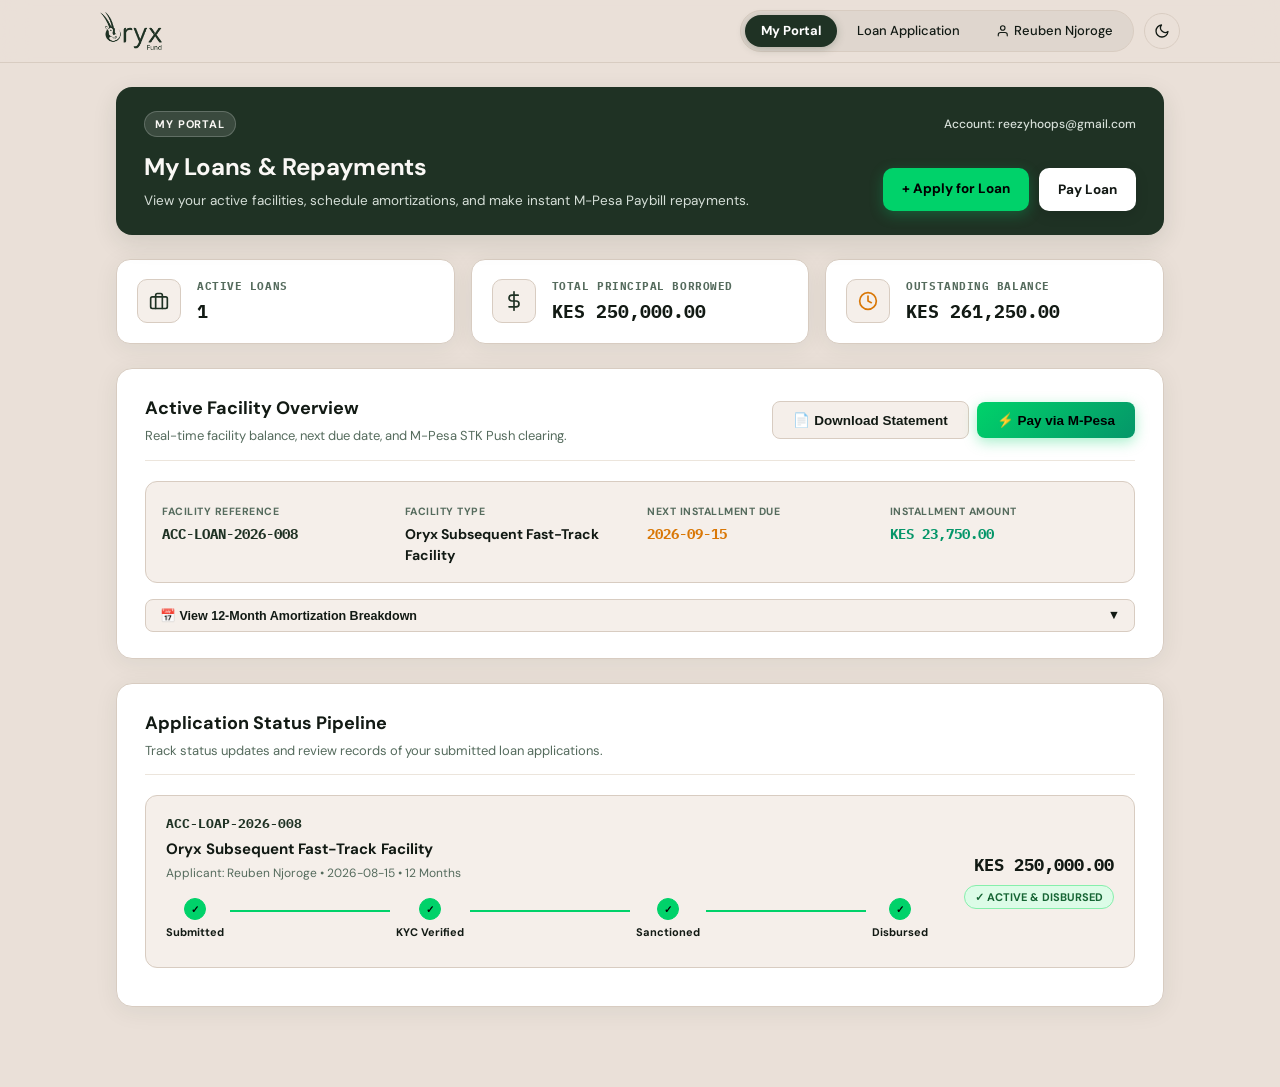
<file: index.html>
<!DOCTYPE html>
<html lang="en" data-theme="light">
<head>
  <meta charset="UTF-8">
  <meta name="viewport" content="width=device-width, initial-scale=1.0">
  <title>My Loans — Oryx Fund</title>
  <meta name="description" content="View active loans, amortizations, submit repayments via M-Pesa STK Push, and track applications.">
  <link rel="icon" type="image/png" href="assets/images/oryx-mark-dark.png">
  
  <link rel="preconnect" href="https://fonts.googleapis.com">
  <link rel="preconnect" href="https://fonts.gstatic.com" crossorigin>
  <link href="https://fonts.googleapis.com/css2?family=DM+Sans:ital,opsz,wght@0,9..40,400;0,9..40,500;0,9..40,600;0,9..40,700;0,9..40,800&family=IBM+Plex+Mono:wght@400;500;600;700&display=swap" rel="stylesheet">

  <link rel="stylesheet" href="assets/css/main.css">
</head>
<body >

  <!-- Sticky Full-Width Localhost Header -->
  <header class="oryx-navbar">
    <div class="oryx-nav-inner">
      <a href="index.html" class="oryx-brand" title="Oryx Fund">
        <img src="assets/images/oryx_logo_light.png" alt="Oryx Fund" class="oryx-logo-img oryx-logo-light">
        <img src="assets/images/oryx_logo_dark.png" alt="Oryx Fund" class="oryx-logo-img oryx-logo-dark">
      </a>

      <div class="oryx-nav-desktop-capsules">
        <nav class="oryx-capsules-nav">
          <a href="index.html" class="oryx-capsule-tab active">My Portal</a>
          <a href="apply.html" class="oryx-capsule-tab">Loan Application</a>
          <a href="my_account.html" class="oryx-capsule-tab" id="navUserPill">
            <svg class="capsule-user-icon" width="13.5" height="13.5" viewBox="0 0 24 24" fill="none" stroke="currentColor" stroke-width="2" stroke-linecap="round" stroke-linejoin="round" style="margin-right: 5px;">
              <path d="M20 21v-2a4 4 0 0 0-4-4H8a4 4 0 0 0-4 4v2"></path>
              <circle cx="12" cy="7" r="4"></circle>
            </svg>
            <span>Account</span>
          </a>
        </nav>

        <button type="button" class="oryx-theme-toggle-btn" id="oryxThemeToggle" onclick="toggleOryxTheme()" aria-label="Toggle Theme" title="Toggle Light / Dark Mode">
          <svg class="theme-icon sun-icon" width="16" height="16" viewBox="0 0 24 24" fill="none" stroke="currentColor" stroke-width="2" stroke-linecap="round" stroke-linejoin="round"><circle cx="12" cy="12" r="5"/><line x1="12" y1="1" x2="12" y2="3"/><line x1="12" y1="21" x2="12" y2="23"/><line x1="4.22" y1="4.22" x2="5.64" y2="5.64"/><line x1="18.36" y1="18.36" x2="19.78" y2="19.78"/><line x1="1" y1="12" x2="3" y2="12"/><line x1="21" y1="12" x2="23" y2="12"/><line x1="4.22" y1="19.78" x2="5.64" y2="18.36"/><line x1="18.36" y1="5.64" x2="19.78" y2="4.22"/></svg>
          <svg class="theme-icon moon-icon" width="16" height="16" viewBox="0 0 24 24" fill="none" stroke="currentColor" stroke-width="2" stroke-linecap="round" stroke-linejoin="round"><path d="M21 12.79A9 9 0 1 1 11.21 3 7 7 0 0 0 21 12.79z"/></svg>
        </button>
      </div>

      <!-- Mobile Top Right -->
      <div class="oryx-nav-mobile-right">
        <a href="my_account.html" class="oryx-capsule-tab" id="navUserPillMobile">
          <svg class="capsule-user-icon" width="13" height="13" viewBox="0 0 24 24" fill="none" stroke="currentColor" stroke-width="2" stroke-linecap="round" stroke-linejoin="round" style="margin-right: 4px;">
            <path d="M20 21v-2a4 4 0 0 0-4-4H8a4 4 0 0 0-4 4v2"></path>
            <circle cx="12" cy="7" r="4"></circle>
          </svg>
          <span>Account</span>
        </a>
        <button type="button" class="oryx-theme-toggle-btn" onclick="toggleOryxTheme()" aria-label="Toggle Theme" title="Toggle Light / Dark Mode">
          <svg class="theme-icon sun-icon" width="16" height="16" viewBox="0 0 24 24" fill="none" stroke="currentColor" stroke-width="2" stroke-linecap="round" stroke-linejoin="round"><circle cx="12" cy="12" r="5"/><line x1="12" y1="1" x2="12" y2="3"/><line x1="12" y1="21" x2="12" y2="23"/><line x1="4.22" y1="4.22" x2="5.64" y2="5.64"/><line x1="18.36" y1="18.36" x2="19.78" y2="19.78"/><line x1="1" y1="12" x2="3" y2="12"/><line x1="21" y1="12" x2="23" y2="12"/><line x1="4.22" y1="19.78" x2="5.64" y2="18.36"/><line x1="18.36" y1="5.64" x2="19.78" y2="4.22"/></svg>
          <svg class="theme-icon moon-icon" width="16" height="16" viewBox="0 0 24 24" fill="none" stroke="currentColor" stroke-width="2" stroke-linecap="round" stroke-linejoin="round"><path d="M21 12.79A9 9 0 1 1 11.21 3 7 7 0 0 0 21 12.79z"/></svg>
        </button>
      </div>
    </div>

    <!-- Mobile Sub-Header Capsule Tabs Bar -->
    <div class="oryx-mobile-capsules-bar">
      <nav class="oryx-mobile-capsules-track">
        <a href="index.html" class="oryx-capsule-tab active">My Portal</a>
        <a href="apply.html" class="oryx-capsule-tab">Loan Application</a>
        <a href="my_account.html" class="oryx-capsule-tab">Account</a>
      </nav>
    </div>
  </header>

  <main class="oryx-portal-wrapper">

    <!-- Hero Card (Matching Localhost 1:1) -->
    <div class="oryx-hero-card">
      <div class="hero-top-row">
        <div class="oryx-badge">MY PORTAL</div>
        <span class="user-greeting" id="heroAccountText">Account: Loading...</span>
      </div>
      <div class="hero-main-row">
        <div>
          <h1 class="oryx-title">My Loans &amp; Repayments</h1>
          <p class="oryx-subtitle">View your active facilities, schedule amortizations, and make instant M-Pesa Paybill repayments.</p>
        </div>
        <div class="hero-cta-box">
          <a href="apply.html" class="oryx-hero-btn oryx-hero-btn-primary">+ Apply for Loan</a>
          <button type="button" class="oryx-hero-btn oryx-hero-btn-secondary" onclick="openMpesaModal()" style="cursor:pointer;">Pay Loan</button>
        </div>
      </div>
    </div>

    <!-- Summary KPI Stats Grid -->
    <div class="oryx-stats-grid">
      <div class="oryx-stat-card">
        <div class="stat-icon-wrap">
          <svg width="20" height="20" viewBox="0 0 24 24" fill="none" stroke="currentColor" stroke-width="2" stroke-linecap="round" stroke-linejoin="round">
            <rect x="2" y="7" width="20" height="14" rx="2" ry="2"></rect>
            <path d="M16 21V5a2 2 0 0 0-2-2h-4a2 2 0 0 0-2 2v16"></path>
          </svg>
        </div>
        <div class="stat-content">
          <span class="stat-label">Active Loans</span>
          <span class="stat-val" id="statActiveLoans">0</span>
        </div>
      </div>

      <div class="oryx-stat-card">
        <div class="stat-icon-wrap">
          <svg width="20" height="20" viewBox="0 0 24 24" fill="none" stroke="currentColor" stroke-width="2" stroke-linecap="round" stroke-linejoin="round">
            <line x1="12" y1="1" x2="12" y2="23"></line>
            <path d="M17 5H9.5a3.5 3.5 0 0 0 0 7h5a3.5 3.5 0 0 1 0 7H6"></path>
          </svg>
        </div>
        <div class="stat-content">
          <span class="stat-label">Total Principal Borrowed</span>
          <span class="stat-val" id="statPrincipal">KES 0.00</span>
        </div>
      </div>

      <div class="oryx-stat-card">
        <div class="stat-icon-wrap highlight">
          <svg width="20" height="20" viewBox="0 0 24 24" fill="none" stroke="#D97706" stroke-width="2" stroke-linecap="round" stroke-linejoin="round">
            <circle cx="12" cy="12" r="10"></circle>
            <polyline points="12 6 12 12 16 14"></polyline>
          </svg>
        </div>
        <div class="stat-content">
          <span class="stat-label">Outstanding Balance</span>
          <span class="stat-val" id="statOutstanding">KES 0.00</span>
        </div>
      </div>
    </div>

    <!-- Active Facility Details Card -->
    <div class="oryx-portal-card" id="activeLoanSection">
      <div class="card-section-head">
        <div>
          <h3 class="section-title">Active Facility Overview</h3>
          <p class="section-desc">Real-time facility balance, next due date, and M-Pesa STK Push clearing.</p>
        </div>
        <div class="card-section-actions">
          <button type="button" class="oryx-btn oryx-btn-secondary" onclick="printStatement()">
            📄 Download Statement
          </button>
          <button type="button" class="oryx-btn oryx-btn-mpesa" onclick="openMpesaModal()">
            ⚡ Pay via M-Pesa
          </button>
        </div>
      </div>

      <div id="activeLoanCardContent">
        <!-- Injected dynamically -->
      </div>
    </div>

    <!-- Application History & Real-Time Pipeline Tracker -->
    <div class="oryx-portal-card">
      <div class="card-section-head">
        <div>
          <h3 class="section-title">Application Status Pipeline</h3>
          <p class="section-desc">Track status updates and review records of your submitted loan applications.</p>
        </div>
      </div>

      <div class="oryx-empty-state" id="appsEmptyState">
        <div class="empty-icon-wrap">
          <svg width="24" height="24" viewBox="0 0 24 24" fill="none" stroke="currentColor" stroke-width="1.8" stroke-linecap="round" stroke-linejoin="round">
            <path d="M14 2H6a2 2 0 0 0-2 2v16a2 2 0 0 0 2 2h12a2 2 0 0 0 2-2V8z"></path>
            <polyline points="14 2 14 8 20 8"></polyline>
            <line x1="16" y1="13" x2="8" y2="13"></line>
            <line x1="16" y1="17" x2="8" y2="17"></line>
            <polyline points="10 9 9 9 8 9"></polyline>
          </svg>
        </div>
        <h4 class="empty-title">No Pending Applications</h4>
        <p class="empty-desc">Your submitted applications will appear here with real-time status tracking.</p>
        <a href="apply.html" class="oryx-btn oryx-btn-primary">+ Apply for a New Loan</a>
      </div>

      <div id="appsListContainer" style="display:none;"></div>
    </div>

  </main>

  <!-- BESPOKE IN-DOM M-PESA STK PUSH REPAYMENT MODAL -->
  <div class="oryx-modal-backdrop" id="mpesaModalBackdrop" onclick="closeMpesaModal(event)">
    <div class="oryx-modal-card" onclick="event.stopPropagation()">
      <button type="button" class="modal-close-btn" onclick="closeMpesaModalDirect()">✕</button>
      
      <!-- Stage 1: Payment Form -->
      <div id="mpesaFormStage">
        <div style="text-align: center; margin-bottom: 20px;">
          <div style="width: 56px; height: 56px; border-radius: 50%; background: rgba(0, 210, 106, 0.15); border: 1.5px solid #00D26A; color: #00D26A; display: flex; align-items: center; justify-content: center; margin: 0 auto 12px; font-size: 24px;">
            💚
          </div>
          <div class="oryx-badge" style="background:rgba(0,210,106,0.15); color:#00D26A; border-color:#00D26A; margin-bottom:6px;">LIPA NA M-PESA ONLINE</div>
          <h3 style="font-size: 19px; font-weight: 700; color: var(--text-color);">Direct M-Pesa Repayment</h3>
          <p style="font-size: 12.5px; color: var(--text-muted); margin-top: 4px;">Paybill: <strong>522522</strong> &bull; Acc: <strong id="mpesaModalAccRef">ACC-LOAN-001</strong></p>
        </div>

        <form onsubmit="handleTriggerMpesaStk(event)">
          <div class="form-group">
            <label class="form-label">M-Pesa Registered Phone Number</label>
            <input type="tel" id="mpesaPhoneInput" class="form-control" placeholder="0712345678" required style="font-family:var(--font-mono); font-size:15px; font-weight:600;">
          </div>

          <div class="form-group">
            <label class="form-label">Repayment Amount (KES)</label>
            <input type="number" id="mpesaAmountInput" class="form-control" placeholder="23750" required min="100" style="font-family:var(--font-mono); font-size:16px; font-weight:700; color:var(--primary-color);">
          </div>

          <div style="display: flex; gap: 8px; margin-bottom: 18px;">
            <button type="button" class="oryx-btn oryx-btn-secondary" style="flex:1; font-size:11.5px; padding:6px;" onclick="setMpesaAmount(23750)">Full Installment (23.7K)</button>
            <button type="button" class="oryx-btn oryx-btn-secondary" style="flex:1; font-size:11.5px; padding:6px;" onclick="setMpesaAmount(10000)">Partial (10K)</button>
            <button type="button" class="oryx-btn oryx-btn-secondary" style="flex:1; font-size:11.5px; padding:6px;" onclick="setMpesaAmount(5000)">Partial (5K)</button>
          </div>

          <button type="submit" class="oryx-btn oryx-btn-mpesa" style="width: 100%; padding: 12px;" id="mpesaTriggerBtn">
            <span>⚡ Send STK Push to Phone</span>
          </button>
        </form>
      </div>

      <!-- Stage 2: STK Countdown & Processing Animation -->
      <div id="mpesaCountdownStage" style="display:none; text-align:center; padding: 20px 0;">
        <div style="width: 68px; height: 68px; border-radius: 50%; border: 3px solid #00D26A; border-top-color: transparent; display: inline-block; animation: spin 1s linear infinite; margin-bottom: 16px;"></div>
        <h3 style="font-size: 18px; font-weight: 700; color: var(--text-color); margin-bottom: 6px;">STK Push Sent to Handset</h3>
        <p style="font-size: 13px; color: var(--text-muted); line-height: 1.45;">Please check your phone (<strong id="mpesaTargetPhoneDisplay">0712345678</strong>) and enter your M-Pesa PIN to authorize payment.</p>
        
        <div style="font-family: var(--font-mono); font-size: 28px; font-weight: 800; color: var(--accent-emerald); margin: 16px 0;" id="stkTimerCount">15s</div>
        <p style="font-size: 11px; color: var(--text-dim);">Connecting to Safaricom Daraja M-Pesa Gateway...</p>
      </div>

      <!-- Stage 3: Instant Success Receipt -->
      <div id="mpesaSuccessStage" style="display:none; text-align:center; padding: 10px 0;">
        <div style="width: 64px; height: 64px; border-radius: 50%; background: rgba(0, 210, 106, 0.2); border: 2px solid #00D26A; color: #00D26A; display: flex; align-items: center; justify-content: center; margin: 0 auto 16px; font-size: 28px;">
          ✓
        </div>
        <h3 style="font-size: 20px; font-weight: 700; color: var(--text-color); margin-bottom: 4px;">Payment Received!</h3>
        <p style="font-size: 13px; color: var(--text-muted); margin-bottom: 16px;">Safaricom M-Pesa Ref: <strong id="mpesaReceiptRef" style="font-family:var(--font-mono); color:var(--primary-color);">QK98210492</strong></p>

        <div style="background:var(--bg-surface); border:1px dashed var(--border-color); border-radius:12px; padding:14px 18px; text-align:left; margin-bottom:20px; font-size:12.5px;">
          <div style="display:flex; justify-content:space-between; margin-bottom:6px;">
            <span style="color:var(--text-muted);">Amount Paid:</span>
            <strong id="mpesaSuccessAmount" style="font-family:var(--font-mono); color:var(--accent-green);">KES 23,750.00</strong>
          </div>
          <div style="display:flex; justify-content:space-between; margin-bottom:6px;">
            <span style="color:var(--text-muted);">New Loan Balance:</span>
            <strong id="mpesaSuccessNewBal" style="font-family:var(--font-mono); color:var(--text-color);">KES 190,000.00</strong>
          </div>
          <div style="display:flex; justify-content:space-between;">
            <span style="color:var(--text-muted);">Status:</span>
            <span style="color:#00D26A; font-weight:700;">Cleared &bull; Instant Ledger Updated</span>
          </div>
        </div>

        <button type="button" class="oryx-btn oryx-btn-primary" style="width:100%;" onclick="closeMpesaModalDirect()">
          Done &amp; Return to Dashboard
        </button>
      </div>

    </div>
  </div>

  <style>
    @keyframes spin { 0% { transform: rotate(0deg); } 100% { transform: rotate(360deg); } }
  </style>

  <script src="assets/js/core.js"></script>
  <script src="assets/js/storage.js"></script>
  <script src="assets/js/auth.js"></script>
  <script src="assets/js/calculator.js"></script>

  <script>
    function getUserScopedApplications(userId) {
      try {
        return JSON.parse(localStorage.getItem('oryx_apps_' + userId) || '[]');
      } catch(e) { return []; }
    }

    function getUserActiveLoan(userId) {
      return OryxStorage.getActiveLoan(userId);
    }

    function saveUserActiveLoan(userId, loanData) {
      OryxStorage.saveActiveLoan(userId, loanData);
    }
    let currentSession = null;
    let currentActiveLoan = null;

    function toggleOryxTheme() {
      const html = document.documentElement;
      const cur = html.getAttribute('data-theme') || 'light';
      const next = cur === 'light' ? 'dark' : 'light';
      html.setAttribute('data-theme', next);
      html.classList.toggle('dark', next === 'dark');
      localStorage.setItem('oryx_theme', next);
    }
    const savedTheme = localStorage.getItem('oryx_theme');
    if (savedTheme) {
      document.documentElement.setAttribute('data-theme', savedTheme);
      document.documentElement.classList.toggle('dark', savedTheme === 'dark');
    }

    function renderDashboardState() {
      if (!currentSession) return;

      // 1. Identification
      document.getElementById('heroAccountText').innerText = 'Account: ' + (currentSession.email || currentSession.phone);
      const displayName = currentSession.name || (currentSession.email ? currentSession.email.split('@')[0] : 'Borrower');
      document.querySelectorAll('#navUserPill span, #navUserPillMobile span').forEach(el => el.innerText = displayName);

      // 2. Active Loan Data
      currentActiveLoan = getUserActiveLoan(currentSession.userId);
      const loanCardEl = document.getElementById('activeLoanCardContent');

      if (currentActiveLoan && currentActiveLoan.balance > 0) {
        document.getElementById('statActiveLoans').innerText = '1';
        document.getElementById('statPrincipal').innerText = 'KES ' + Number(currentActiveLoan.principal).toLocaleString('en-US', {minimumFractionDigits: 2});
        document.getElementById('statOutstanding').innerText = 'KES ' + Number(currentActiveLoan.balance).toLocaleString('en-US', {minimumFractionDigits: 2});

        loanCardEl.innerHTML = `
          <div style="background:var(--bg-surface); border:1px solid var(--border-color); border-radius:12px; padding:16px; margin-bottom:16px;">
            <div class="hud-grid-4">
              <div>
                <span class="hud-title">Facility Reference</span>
                <div style="font-family:var(--font-mono); font-weight:700; font-size:14px; color:var(--primary-color); margin-top:2px;">${currentActiveLoan.loanId}</div>
              </div>
              <div>
                <span class="hud-title">Facility Type</span>
                <div style="font-weight:700; font-size:14px; color:var(--text-color); margin-top:2px;">${currentActiveLoan.productName}</div>
              </div>
              <div>
                <span class="hud-title">Next Installment Due</span>
                <div style="font-family:var(--font-mono); font-weight:700; font-size:14px; color:var(--accent-amber); margin-top:2px;">${currentActiveLoan.nextDueDate}</div>
              </div>
              <div>
                <span class="hud-title">Installment Amount</span>
                <div style="font-family:var(--font-mono); font-weight:700; font-size:14px; color:var(--accent-green); margin-top:2px;">KES ${Number(currentActiveLoan.monthlyInstallment).toLocaleString('en-US', {minimumFractionDigits: 2})}</div>
              </div>
            </div>
          </div>

          <!-- Collapsible Repayment Schedule -->
          <div style="margin-top: 14px;">
            <button type="button" class="oryx-btn oryx-btn-secondary" style="width:100%; justify-content:space-between; font-size:12.5px; padding:8px 14px;" onclick="toggleAmortSchedule()">
              <span>📅 View 12-Month Amortization Breakdown</span>
              <span id="scheduleArrow">▼</span>
            </button>
            <div id="amortScheduleDrawer" style="display:none;" class="amort-table-wrap">
              <table class="amort-table">
                <thead>
                  <tr>
                    <th>Inst #</th>
                    <th>Due Date</th>
                    <th>Principal Component</th>
                    <th>Interest Component</th>
                    <th>Total Installment</th>
                    <th>Status</th>
                  </tr>
                </thead>
                <tbody id="scheduleRowsBody">
                  <tr>
                    <td>Inst 1 of 12</td>
                    <td>2026-08-15</td>
                    <td>KES 20,833.33</td>
                    <td>KES 2,916.67</td>
                    <td>KES 23,750.00</td>
                    <td><span style="color:#00D26A; font-weight:700;">Paid &check;</span></td>
                  </tr>
                  <tr>
                    <td>Inst 2 of 12</td>
                    <td>2026-09-15</td>
                    <td>KES 20,833.33</td>
                    <td>KES 2,916.67</td>
                    <td>KES 23,750.00</td>
                    <td><span style="color:#D97706; font-weight:700;">Upcoming ⏳</span></td>
                  </tr>
                  <tr>
                    <td>Inst 3 of 12</td>
                    <td>2026-10-15</td>
                    <td>KES 20,833.33</td>
                    <td>KES 2,916.67</td>
                    <td>KES 23,750.00</td>
                    <td><span style="color:var(--text-muted);">Scheduled</span></td>
                  </tr>
                  <tr>
                    <td>Inst 4 of 12</td>
                    <td>2026-11-15</td>
                    <td>KES 20,833.33</td>
                    <td>KES 2,916.67</td>
                    <td>KES 23,750.00</td>
                    <td><span style="color:var(--text-muted);">Scheduled</span></td>
                  </tr>
                </tbody>
              </table>
            </div>
          </div>
        `;
      } else {
        document.getElementById('statActiveLoans').innerText = '0';
        document.getElementById('statPrincipal').innerText = 'KES 0.00';
        document.getElementById('statOutstanding').innerText = 'KES 0.00';

        loanCardEl.innerHTML = `
          <div class="oryx-empty-state" style="padding: 24px 10px;">
            <p style="font-size:13.5px; color:var(--text-muted); margin-bottom:12px;">You currently do not have any active loans running. Apply for a fast-track facility to receive instant disbursal.</p>
            <a href="apply.html" class="oryx-btn oryx-btn-primary">+ Apply for a New Facility</a>
          </div>
        `;
      }

      // 3. User Scoped Applications
      const userApps = getUserScopedApplications(currentSession.userId);
      if (userApps.length > 0) {
        document.getElementById('appsEmptyState').style.display = 'none';
        const listEl = document.getElementById('appsListContainer');
        listEl.style.display = 'block';
        listEl.innerHTML = '';

        userApps.forEach(app => {
          const card = document.createElement('div');
          card.className = 'app-item-card';
          card.innerHTML = `
            <div style="flex:1;">
              <div class="app-item-info">
                <div class="app-item-id">${app.id || 'ACC-LOAP-2026-001'}</div>
                <div class="app-item-prod">${app.productName || 'Working Capital Facility'}</div>
                <div class="app-item-meta">Applicant: ${app.fullName || currentSession.name} &bull; ${app.date || 'Today'} &bull; ${app.term || '6'} Months</div>
              </div>

              <!-- Animated Visual Pipeline -->
              <div class="pipeline-track">
                <div class="pipeline-node done">
                  <span class="pipeline-dot">✓</span>
                  <span>Submitted</span>
                </div>
                <div class="pipeline-line done"></div>
                <div class="pipeline-node done">
                  <span class="pipeline-dot">✓</span>
                  <span>KYC Verified</span>
                </div>
                <div class="pipeline-line done"></div>
                <div class="pipeline-node ${app.status === 'Sanctioned & Disbursed' ? 'done' : 'current'}">
                  <span class="pipeline-dot">${app.status === 'Sanctioned & Disbursed' ? '✓' : '⚡'}</span>
                  <span>${app.status === 'Sanctioned & Disbursed' ? 'Sanctioned' : 'Underwriting'}</span>
                </div>
                <div class="pipeline-line ${app.status === 'Sanctioned & Disbursed' ? 'done' : ''}"></div>
                <div class="pipeline-node ${app.status === 'Sanctioned & Disbursed' ? 'done' : ''}">
                  <span class="pipeline-dot">${app.status === 'Sanctioned & Disbursed' ? '✓' : '4'}</span>
                  <span>Disbursed</span>
                </div>
              </div>
            </div>
            
            <div class="app-item-right" style="margin-left: 20px;">
              <div class="app-item-amt">KES ${Number(app.amount || 250000).toLocaleString('en-US', {minimumFractionDigits: 2})}</div>
              <span class="app-item-badge ${app.status === 'Sanctioned & Disbursed' ? 'badge-approved' : 'badge-review'}">
                ${app.status === 'Sanctioned & Disbursed' ? '✓ Active & Disbursed' : '⚡ Under Review'}
              </span>
            </div>
          `;
          listEl.appendChild(card);
        });
      }
    }

    function toggleAmortSchedule() {
      const drawer = document.getElementById('amortScheduleDrawer');
      const arrow = document.getElementById('scheduleArrow');
      const isOpen = drawer.style.display === 'block';
      drawer.style.display = isOpen ? 'none' : 'block';
      arrow.innerText = isOpen ? '▼' : '▲';
    }

    function openMpesaModal() {
      const modal = document.getElementById('mpesaModalBackdrop');
      document.getElementById('mpesaFormStage').style.display = 'block';
      document.getElementById('mpesaCountdownStage').style.display = 'none';
      document.getElementById('mpesaSuccessStage').style.display = 'none';
      document.getElementById('mpesaPhoneInput').value = currentSession ? (currentSession.phone || '0712345678') : '0712345678';
      document.getElementById('mpesaAmountInput').value = currentActiveLoan ? currentActiveLoan.monthlyInstallment : '23750';
      modal.classList.add('active');
    }

    function setMpesaAmount(val) {
      document.getElementById('mpesaAmountInput').value = val;
    }

    function closeMpesaModal(e) {
      if (e.target.id === 'mpesaModalBackdrop') {
        closeMpesaModalDirect();
      }
    }

    function closeMpesaModalDirect() {
      document.getElementById('mpesaModalBackdrop').classList.remove('active');
    }

    async function handleTriggerMpesaStk(e) {
      e.preventDefault();
      const phone = document.getElementById('mpesaPhoneInput').value.trim();
      const amt = Number(document.getElementById('mpesaAmountInput').value);

      document.getElementById('mpesaFormStage').style.display = 'none';
      document.getElementById('mpesaCountdownStage').style.display = 'block';
      document.getElementById('mpesaTargetPhoneDisplay').innerText = phone;

      // Asynchronously trigger live Safaricom Daraja STK Push API
      if (typeof OryxStorage !== 'undefined' && OryxStorage.triggerLiveMpesaStkPush) {
        const facId = currentActiveLoan ? currentActiveLoan.facilityId : 'ACC-LOAN-2026-00001';
        OryxStorage.triggerLiveMpesaStkPush(phone, amt, facId);
      }

      let timer = 3;
      const countEl = document.getElementById('stkTimerCount');
      countEl.innerText = timer + 's';

      const interval = setInterval(() => {
        timer--;
        if (timer > 0) {
          countEl.innerText = timer + 's';
        } else {
          clearInterval(interval);
          completeMpesaPayment(amt);
        }
      }, 1000);
    }

    function completeMpesaPayment(amt) {
      document.getElementById('mpesaCountdownStage').style.display = 'none';
      document.getElementById('mpesaSuccessStage').style.display = 'block';

      const randomReceipt = 'QK' + Math.floor(10000000 + Math.random() * 90000000);
      document.getElementById('mpesaReceiptRef').innerText = randomReceipt;
      document.getElementById('mpesaSuccessAmount').innerText = 'KES ' + amt.toLocaleString('en-US', {minimumFractionDigits: 2});

      if (currentActiveLoan) {
        currentActiveLoan.balance = Math.max(0, currentActiveLoan.balance - amt);
        if (!currentActiveLoan.repayments) currentActiveLoan.repayments = [];
        currentActiveLoan.repayments.unshift({
          id: 'REP-' + Date.now(),
          date: new Date().toISOString().split('T')[0],
          amount: amt,
          ref: randomReceipt,
          method: 'M-Pesa STK Push'
        });
        saveUserActiveLoan(currentSession.userId, currentActiveLoan);
      }

      const newBal = currentActiveLoan ? currentActiveLoan.balance : 0;
      document.getElementById('mpesaSuccessNewBal').innerText = 'KES ' + Number(newBal).toLocaleString('en-US', {minimumFractionDigits: 2});

      renderDashboardState();
    }

    function printStatement() {
      window.print();
    }

    document.addEventListener('DOMContentLoaded', () => {
      currentSession = requireBorrowerAuth('index.html');
      if (!currentSession) return;
      renderDashboardState();
    });
  </script>
</body>
</html>
</file>
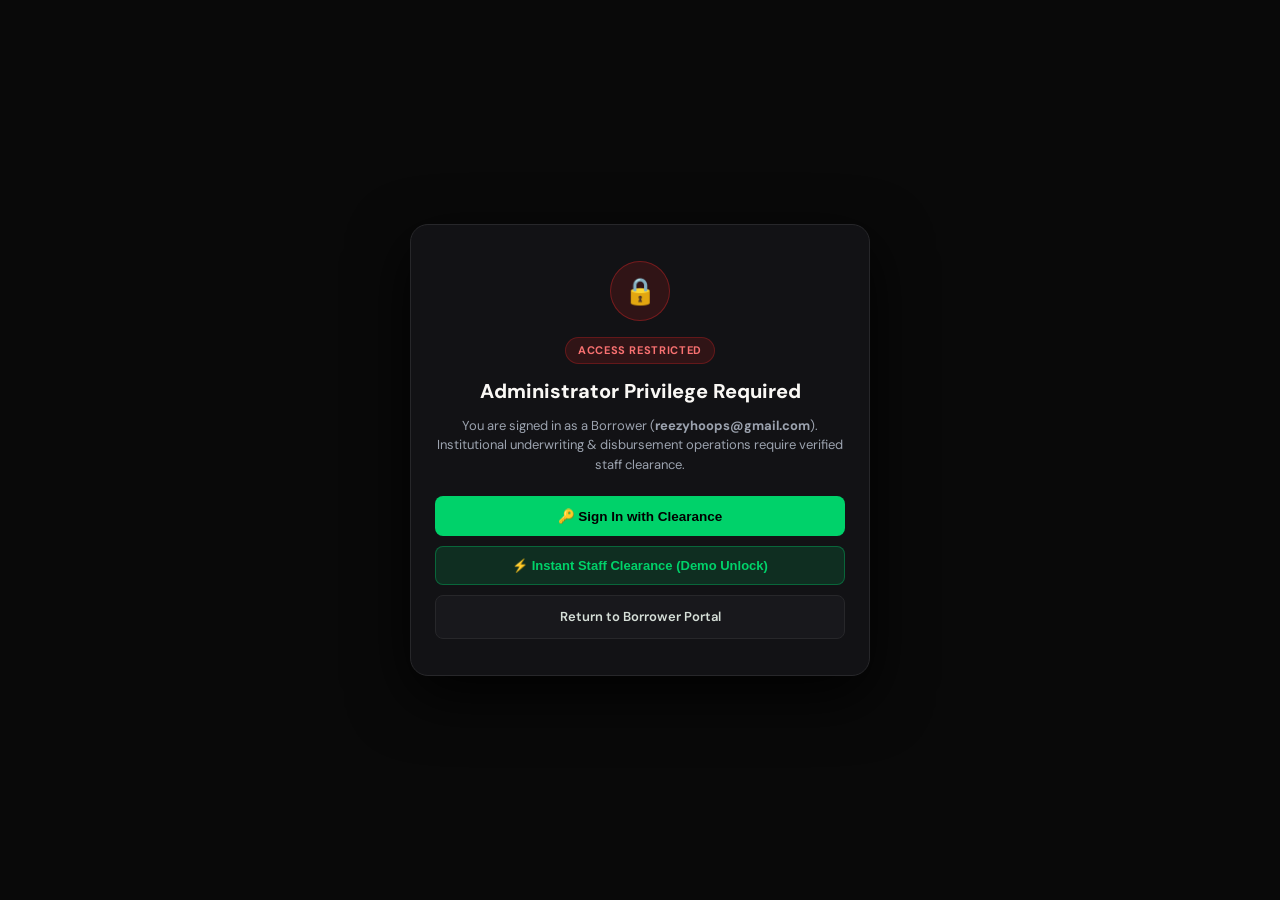
<file: admin.html>
<!DOCTYPE html>
<html lang="en" data-theme="dark" class="dark">
<head>
  <meta charset="UTF-8">
  <meta name="viewport" content="width=device-width, initial-scale=1.0, maximum-scale=1.0, user-scalable=no, viewport-fit=cover">
  <title>Oryx Fund — Institutional Lending Management</title>
  <meta name="description" content="Institutional credit and loan portfolio management dashboard for Oryx Fund.">
  <meta name="theme-color" content="#09090B">
  <link rel="icon" type="image/png" href="assets/images/oryx-mark-dark.png">

  <link rel="preconnect" href="https://fonts.googleapis.com">
  <link rel="preconnect" href="https://fonts.gstatic.com" crossorigin>
  <link href="https://fonts.googleapis.com/css2?family=DM+Sans:ital,opsz,wght@0,9..40,400;0,9..40,500;0,9..40,600;0,9..40,700;0,9..40,800&family=IBM+Plex+Mono:wght@400;500;600;700&display=swap" rel="stylesheet">

  <link rel="stylesheet" href="assets/css/main.css">
  <link rel="stylesheet" href="assets/css/admin.css">
</head>
<body>

  <!-- RESTRICTED ACCESS GATE CONTAINER (SHOWN IF NOT AUTHENTICATED) -->
  <div id="adminGateContainer" style="display:none; min-height: 100vh; width: 100%; background: #090909; color: #FAF8F5; align-items: center; justify-content: center; font-family: 'DM Sans', sans-serif; padding: 16px; box-sizing: border-box; position: fixed; top: 0; left: 0; z-index: 9000;">
    <div style="background: #121215; border: 1px solid #27272A; border-radius: 18px; padding: 36px 24px; max-width: 460px; width: 100%; text-align: center; box-shadow: 0 20px 60px rgba(0,0,0,0.85); box-sizing: border-box;">
      <div style="width: 60px; height: 60px; border-radius: 50%; background: rgba(220, 38, 38, 0.15); border: 1.5px solid rgba(220, 38, 38, 0.4); color: #F87171; display: flex; align-items: center; justify-content: center; margin: 0 auto 16px; font-size: 26px;">
        🔒
      </div>
      <div style="display:inline-block; background:rgba(220,38,38,0.15); color:#F87171; border:1px solid rgba(220,38,38,0.3); font-size:11px; font-weight:700; padding:4px 12px; border-radius:20px; text-transform:uppercase; letter-spacing:0.06em; margin-bottom:12px;">Access Restricted</div>
      <h2 style="font-size: 20px; font-weight: 800; color: #FAF8F5; margin-bottom: 10px;">Administrator Privilege Required</h2>
      <p id="gateBorrowerDesc" style="font-size: 13px; color: #9CA3AF; line-height: 1.5; margin-bottom: 22px;">
        You are currently not signed in as an administrator. Institutional underwriting &amp; disbursement operations require verified staff clearance.
      </p>
      <div style="display: flex; flex-direction: column; gap: 10px;">
        <button id="gateSignInBtn" onclick="openAdminClearanceModalDirect()" style="background: #00D26A; color: #000; border: none; padding: 12px 20px; border-radius: 8px; font-weight: 700; font-size: 13.5px; cursor: pointer; transition: all 0.15s ease;">
          🔑 Sign In with Clearance
        </button>
        <button type="button" onclick="unlockDemoAdmin()" style="background: rgba(0, 210, 106, 0.15); color: #00D26A; border: 1px solid rgba(0, 210, 106, 0.35); padding: 11px 20px; border-radius: 8px; font-weight: 700; font-size: 13px; cursor: pointer; transition: all 0.15s ease;">
          ⚡ Instant Staff Clearance (Demo Unlock)
        </button>
        <a href="index.html" style="background: #18181C; color: #D6DFD8; border: 1px solid #27272A; padding: 11px 20px; border-radius: 8px; font-weight: 600; font-size: 13px; text-decoration: none; display: block;">
          Return to Borrower Portal
        </a>
      </div>
    </div>
  </div>

  <!-- Mobile Sidebar Backdrop -->
  <div class="sidebar-backdrop" id="sidebarBackdrop" onclick="closeMobileSidebar()"></div>

  <!-- Left Sidebar (Desktop Fixed / Mobile Slide-over Drawer) -->
  <aside class="desk-sidebar" id="mainSidebar">
    
    <!-- Brand Header with Mobile Close Button -->
    <div style="display: flex; align-items: center; justify-content: space-between; margin-bottom: 14px; gap: 8px; padding: 4px 6px;">
      <a href="index.html" class="desk-brand-header" title="Oryx Fund Lending Management Platform" style="margin-bottom:0; flex:1; text-decoration:none; padding:4px 0;">
        <img src="assets/images/oryx_logo_light.png" alt="Oryx Fund" class="oryx-desk-logo oryx-logo-light-img" style="height: 32px; width: auto; max-width: 145px; object-fit: contain;">
        <img src="assets/images/oryx_logo_dark.png" alt="Oryx Fund" class="oryx-desk-logo oryx-logo-dark-img" style="height: 32px; width: auto; max-width: 145px; object-fit: contain;">
      </a>
      <button class="mobile-sidebar-close" onclick="closeMobileSidebar()" aria-label="Close navigation menu" title="Close Menu">✕</button>
    </div>

    <!-- Quick Search / Command Bar Trigger -->
    <div class="sidebar-search-btn" onclick="openSearchModal()">
      <span>🔍 Search DocTypes</span>
      <span class="kbd-shortcut">Ctrl+K</span>
    </div>

    <!-- Notification Trigger -->
    <div class="sidebar-nav-item" onclick="openNotifications(); closeMobileSidebar();">
      <span>🔔 Notifications</span>
      <span class="badge-pill" id="notifBadge">3 New</span>
    </div>

    <!-- 1. DASHBOARD ROOT VIEW -->
    <div class="sidebar-nav-item active" id="nav_dashboard" onclick="switchView('dashboard')">
      <span>📊 Dashboard</span>
    </div>

    <!-- 2. SETUP GROUP -->
    <div class="sidebar-category-header" onclick="toggleCategory('setupGroup', this)">
      <span>⚙️ Setup</span>
      <span class="arrow">▶</span>
    </div>
    <div class="sidebar-sub-list" id="setupGroup" style="display: none;">
      <a class="sidebar-sub-item" id="nav_company" onclick="switchView('company')">Company</a>
      <a class="sidebar-sub-item" id="nav_loan_product" onclick="switchView('loan_product')">Loan Product</a>
      <a class="sidebar-sub-item" id="nav_charges" onclick="switchView('charges')">Loan Charges</a>
    </div>

    <!-- 3. LOAN MANAGEMENT GROUP -->
    <div class="sidebar-category-header" onclick="toggleCategory('loanMgmtGroup', this)">
      <span>📁 Loan Management</span>
      <span class="arrow">▶</span>
    </div>
    <div class="sidebar-sub-list" id="loanMgmtGroup" style="display: none;">
      <a class="sidebar-sub-item" id="nav_loan" onclick="switchView('loan')">Loan</a>
      <a class="sidebar-sub-item" id="nav_loan_disbursement" onclick="switchView('loan_disbursement')">Loan Disbursement</a>
      <a class="sidebar-sub-item" id="nav_loan_repayment_schedule" onclick="switchView('loan_repayment_schedule')">Loan Repayment Schedule</a>
      <a class="sidebar-sub-item" id="nav_loan_transfer" onclick="switchView('loan_transfer')">Loan Transfer</a>
      <a class="sidebar-sub-item" id="nav_loan_restructure" onclick="switchView('loan_restructure')">Loan Restructure</a>
      <a class="sidebar-sub-item" id="nav_loan_repayment" onclick="switchView('loan_repayment')">Loan Repayment</a>
      <a class="sidebar-sub-item" id="nav_loan_demand" onclick="switchView('loan_demand')">Loan Demand</a>
      <a class="sidebar-sub-item" id="nav_loan_interest_accrual" onclick="switchView('loan_interest_accrual')">Loan Interest Accrual</a>
      <a class="sidebar-sub-item" id="nav_loan_write_off" onclick="switchView('loan_write_off')">Loan Write Off</a>
      <a class="sidebar-sub-item" id="nav_dpd_log" onclick="switchView('dpd_log')">DPD Log</a>
    </div>

    <!-- 4. LOAN ORIGINATION GROUP -->
    <div class="sidebar-category-header" onclick="toggleCategory('loanOrigGroup', this)">
      <span>👥 Loan Origination</span>
      <span class="arrow">▶</span>
    </div>
    <div class="sidebar-sub-list" id="loanOrigGroup" style="display: none;">
      <a class="sidebar-sub-item" id="nav_customer" onclick="switchView('customer')">Customer</a>
      <a class="sidebar-sub-item" id="nav_loan_application" onclick="switchView('loan_application')">Loan Application</a>
    </div>

    <!-- 5. SECURITY MANAGEMENT GROUP -->
    <div class="sidebar-category-header" onclick="toggleCategory('secMgmtGroup', this)">
      <span>🔒 Security Management</span>
      <span class="arrow">▶</span>
    </div>
    <div class="sidebar-sub-list" id="secMgmtGroup" style="display: none;">
      <a class="sidebar-sub-item" id="nav_loan_security_type" onclick="switchView('loan_security_type')">Loan Security Type</a>
      <a class="sidebar-sub-item" id="nav_loan_security" onclick="switchView('loan_security')">Loan Security</a>
      <a class="sidebar-sub-item" id="nav_loan_security_price" onclick="switchView('loan_security_price')">Loan Security Price</a>
      <a class="sidebar-sub-item" id="nav_loan_security_assignment" onclick="switchView('loan_security_assignment')">Loan Security Assignment</a>
      <a class="sidebar-sub-item" id="nav_loan_security_release" onclick="switchView('loan_security_release')">Loan Security Release</a>
    </div>

    <!-- 6. ACCOUNTING & LEDGER GROUP -->
    <div class="sidebar-category-header" onclick="toggleCategory('acctLedgerGroup', this)">
      <span>📊 Accounting &amp; Ledger</span>
      <span class="arrow">▶</span>
    </div>
    <div class="sidebar-sub-list" id="acctLedgerGroup" style="display: none;">
      <a class="sidebar-sub-item" id="nav_chart_of_accounts" onclick="switchView('chart_of_accounts')">Chart of Accounts &amp; Trial Balance</a>
      <a class="sidebar-sub-item" id="nav_ledger_entries" onclick="switchView('ledger_entries')">General Ledger Journal</a>
    </div>

    <!-- 7. COMPLIANCE & GOVERNANCE GROUP -->
    <div class="sidebar-category-header" onclick="toggleCategory('complianceGroup', this)">
      <span>🛡️ Compliance &amp; Governance</span>
      <span class="arrow">▶</span>
    </div>
    <div class="sidebar-sub-list" id="complianceGroup" style="display: none;">
      <a class="sidebar-sub-item" id="nav_audit_trail" onclick="switchView('audit_trail')">Immutable WORM Audit Trail</a>
    </div>

    
    <!-- 8. OPERATIONS & RUNBOOKS GROUP -->
    <div class="sidebar-category-header" onclick="toggleCategory('opsRunbooksGroup', this)">
      <span>🚨 Operations &amp; Runbooks</span>
      <span class="arrow">▶</span>
    </div>
    <div class="sidebar-sub-list" id="opsRunbooksGroup" style="display: none;">
      <a class="sidebar-sub-item" id="nav_suspense_recon" onclick="switchView('suspense_recon')">Suspense Allocator (20100)</a>
      <a class="sidebar-sub-item" id="nav_gateway_drain" onclick="switchView('gateway_drain')">M-Pesa Degraded Queue</a>
      <a class="sidebar-sub-item" id="nav_telemetry_live" onclick="switchView('telemetry_live')">Live Telemetry &amp; APM</a>
    </div>

    <!-- User Footer -->
    <div class="sidebar-user-footer" onclick="logoutAdmin()" title="Click to Sign Out" style="cursor:pointer;">
      <div style="display: flex; align-items: center; gap: 8px; min-width:0; overflow:hidden;">
        <div class="user-avatar-circle">DA</div>
        <div style="min-width:0; overflow:hidden;">
          <div style="font-size: 11.5px; font-weight: 700; color: var(--text-main); white-space:nowrap; overflow:hidden; text-overflow:ellipsis;">Dervin Aziza</div>
          <div style="font-size: 9.5px; color: var(--text-sub); white-space:nowrap; overflow:hidden; text-overflow:ellipsis;">dervinaziza9@gmail.com &bull; <span style="color:#F87171;">Sign Out</span></div>
        </div>
      </div>
      <span style="font-size: 11px; color: var(--accent-red); flex-shrink:0;">🚪</span>
    </div>
  </aside>

  <!-- Main View Area -->
  <main class="desk-main">
    
    <header class="desk-topbar">
      <div class="topbar-left">
        <!-- Hamburger Menu Button for Mobile & Tablet -->
        <button class="mobile-menu-btn" onclick="openMobileSidebar()" aria-label="Open navigation menu" title="Menu">
          <svg width="18" height="18" viewBox="0 0 24 24" fill="none" stroke="currentColor" stroke-width="2.2" stroke-linecap="round" stroke-linejoin="round">
            <line x1="3" y1="6" x2="21" y2="6"></line>
            <line x1="3" y1="12" x2="21" y2="12"></line>
            <line x1="3" y1="18" x2="21" y2="18"></line>
          </svg>
        </button>

        <!-- Breadcrumbs with Smart Mobile Truncation -->
        <div class="breadcrumb-wrap">
          <span onclick="switchView('dashboard')" style="cursor: pointer;" title="Home / Dashboard">🏠</span>
          <span class="breadcrumb-sep">/</span>
          <span id="topbarCategory" class="breadcrumb-cat">Dashboard</span>
          <span class="breadcrumb-sep">/</span>
          <span class="breadcrumb-current" id="topbarTitle">Loan Dashboard</span>
        </div>
      </div>

      <!-- Topbar Action Controls -->
      <div class="topbar-right">
        <!-- Mobile/Touch Quick Search Trigger -->
        <button class="topbar-icon-btn" onclick="openSearchModal()" title="Search DocTypes (Ctrl+K)" aria-label="Search">
          <span>🔍</span>
        </button>
        <!-- Notifications Trigger -->
        <button class="topbar-icon-btn" onclick="openNotifications()" title="Notifications" aria-label="Notifications" style="position:relative;">
          <span>🔔</span>
          <span class="topbar-badge-dot"></span>
        </button>
        <!-- Theme Toggle -->
        <button class="topbar-icon-btn" onclick="toggleAdminTheme()" id="adminThemeBtn" title="Toggle Light / Dark Mode" aria-label="Toggle Theme">☀️</button>
        <!-- Sign Out -->
        <button class="topbar-signout-btn" onclick="logoutAdmin()" title="Sign Out of Admin Desk" aria-label="Sign Out">
          <span>🚪</span> <span class="signout-label">Sign Out</span>
        </button>
      </div>
    </header>

    <!-- Dynamic Container for Active View -->
    <div class="desk-canvas" id="mainCanvas">
      <!-- Injected by JavaScript -->
    </div>

  </main>

  <!-- Global Command Palette (Ctrl+K or 🔍 Click) -->
  <div class="search-modal-backdrop" id="searchModal" onclick="closeSearchModal(event)">
    <div class="search-modal-box" onclick="event.stopPropagation()">
      <div class="search-modal-header">
        <span>🔍</span>
        <input type="text" class="search-modal-input" id="searchModalInput" placeholder="Search docTypes, actions, or jump to view (e.g. Loan, Customer)..." oninput="filterSearchResults(this.value)">
        <span class="kbd-shortcut" onclick="closeSearchModalDirect()" style="cursor:pointer;">ESC</span>
      </div>
      <div class="search-results-list" id="searchResultsContainer">
        <!-- Injected -->
      </div>
    </div>
  </div>

  <!-- Notification Flyout Drawer -->
  <div class="drawer-backdrop" id="notifBackdrop" onclick="closeNotifications()"></div>
  <div class="drawer-panel" id="notifDrawer">
    <div class="drawer-header">
      <h3 style="font-size: 14px; font-weight: 800;">🔔 System Notifications</h3>
      <span style="cursor: pointer; font-size: 16px; padding: 4px;" onclick="closeNotifications()">✕</span>
    </div>
    <div class="drawer-body">
      <div style="background:var(--desk-card-surface); padding:12px; border-radius:8px; margin-bottom:10px; border:1px solid var(--desk-border);">
        <div style="font-size: 11px; color: var(--accent-emerald); font-weight: 700;">DIGITAL CREDIT APPLICATION</div>
        <div style="font-size: 12.5px; font-weight: 600; margin-top: 2px;">New application submitted: KES 100,000</div>
        <div style="font-size: 10.5px; color: var(--text-dim); margin-top: 4px;">2 minutes ago • Automated KYC Match</div>
      </div>
      <div style="background:var(--desk-card-surface); padding:12px; border-radius:8px; margin-bottom:10px; border:1px solid var(--desk-border);">
        <div style="font-size: 11px; color: var(--accent-blue); font-weight: 700;">REPAYMENT RECORDED</div>
        <div style="font-size: 12.5px; font-weight: 600; margin-top: 2px;">M-Pesa payment received: KES 23,750.00</div>
        <div style="font-size: 10.5px; color: var(--text-dim); margin-top: 4px;">18 minutes ago • Ref # QK91827364</div>
      </div>
    </div>
  </div>

  <!-- LIVE UNDERWRITING SLIDE-OVER DRAWER -->
  <div class="drawer-backdrop" id="underwriteBackdrop" onclick="closeUnderwritingDrawer()"></div>
  <div class="drawer-panel" id="underwritingDrawer">
    <div class="drawer-header">
      <div>
        <div class="badge-pill" style="margin-bottom:4px;">UNDERWRITING ASSESSMENT</div>
        <h3 style="font-size: 15px; font-weight: 800;" id="undAppTitle">Application Review</h3>
      </div>
      <span style="cursor: pointer; font-size: 18px; padding: 4px;" onclick="closeUnderwritingDrawer()">✕</span>
    </div>

    <div class="drawer-body" id="undDrawerBody">
      <!-- Injected -->
    </div>

    <div class="drawer-footer">
      <button class="btn-action-pri" style="flex:1.5; padding:11px;" onclick="sanctionAndDisburseActiveApp()">
        <span>⚡ Sanction &amp; Disburse</span>
      </button>
      <div style="display:flex; gap:8px; flex:1.5; width:100%;">
        <button class="btn-action-sec" style="flex:1; padding:10px; justify-content:center;" onclick="requestCollateralActiveApp()">
          <span>📑 Collateral</span>
        </button>
        <button class="btn-action-sec" style="flex:1; color:#F87171; border-color:#7F1D1D; padding:10px; justify-content:center;" onclick="declineActiveApp()">
          <span>✕ Decline</span>
        </button>
      </div>
    </div>
  </div>

  <!-- IN-DOM CINEMATIC ADMINISTRATOR CLEARANCE MODAL -->
  <div class="admin-auth-overlay" id="adminClearanceOverlay">
    <div class="admin-auth-modal">
      <div style="position:absolute; top:14px; right:14px; cursor:pointer; color:#9CA3AF; font-size:18px; width:28px; height:28px; display:flex; align-items:center; justify-content:center;" onclick="closeAdminClearanceModal()">✕</div>
      <div style="width: 52px; height: 52px; border-radius: 50%; background: rgba(0, 210, 106, 0.15); border: 1.5px solid #00D26A; color: #00D26A; display: flex; align-items: center; justify-content: center; margin: 0 auto 14px; font-size: 22px;">
        🔒
      </div>
      <div class="badge-pill" style="margin-bottom: 8px;">CLEARANCE LEVEL 4 &bull; UNDERWRITING DESK</div>
      <h3 style="font-size: 18px; font-weight: 800; color: #FAF8F5; margin-bottom: 6px;">Institutional Administrator Access</h3>
      <p style="font-size: 12.5px; color: #9CA3AF; margin-bottom: 18px; line-height: 1.45;">Enter your cryptographically verified staff credentials to decrypt and unlock institutional lending records.</p>

      <form onsubmit="handleAdminClearanceSubmit(event)">
        <div style="text-align:left; margin-bottom:12px;">
          <label style="font-size:11px; font-weight:700; color:#9CA3AF; text-transform:uppercase; display:block; margin-bottom:4px;">Staff Email Address</label>
          <input type="text" id="clearanceEmailInput" class="modal-input" value="dervinaziza9@gmail.com" placeholder="dervinaziza9@gmail.com" required>
        </div>
        <div style="text-align:left; margin-bottom:16px; position:relative;">
          <label style="font-size:11px; font-weight:700; color:#9CA3AF; text-transform:uppercase; display:block; margin-bottom:4px;">Security Key / Password</label>
          <input type="password" id="clearancePassInput" class="modal-input" placeholder="Enter clearance password (e.g. Oryx2026)" required autofocus style="padding-right:40px;">
          <span onclick="toggleClearanceEye()" style="position:absolute; right:12px; top:32px; cursor:pointer; font-size:14px; user-select:none;" id="clearanceEyeIcon">👁️</span>
        </div>
        
        <div id="clearanceModalAlert" style="display:none; padding:10px; border-radius:8px; font-size:12px; font-weight:600; margin-bottom:14px; background:#3B1212; color:#FCA5A5; border:1px solid #7F1D1D;"></div>

        <button type="submit" class="btn-action-pri" style="width: 100%; padding: 12px; font-size: 13.5px; justify-content:center;" id="clearanceSubmitBtn">
          <span>⚡ Authenticate &amp; Unlock Desk</span>
        </button>

        <a href="index.html" style="display:inline-block; margin-top:14px; font-size:12px; color:#9CA3AF; text-decoration:none;">
          &larr; Return to Borrower Portal
        </a>
      </form>
    </div>
  </div>

  <script src="assets/js/core.js"></script>
  <script src="assets/js/storage.js"></script>
  <script src="assets/js/auth.js"></script>
  <script src="assets/js/calculator.js"></script>
  <script src="assets/js/admin_controller.js"></script>
</body>
</html>
</file>
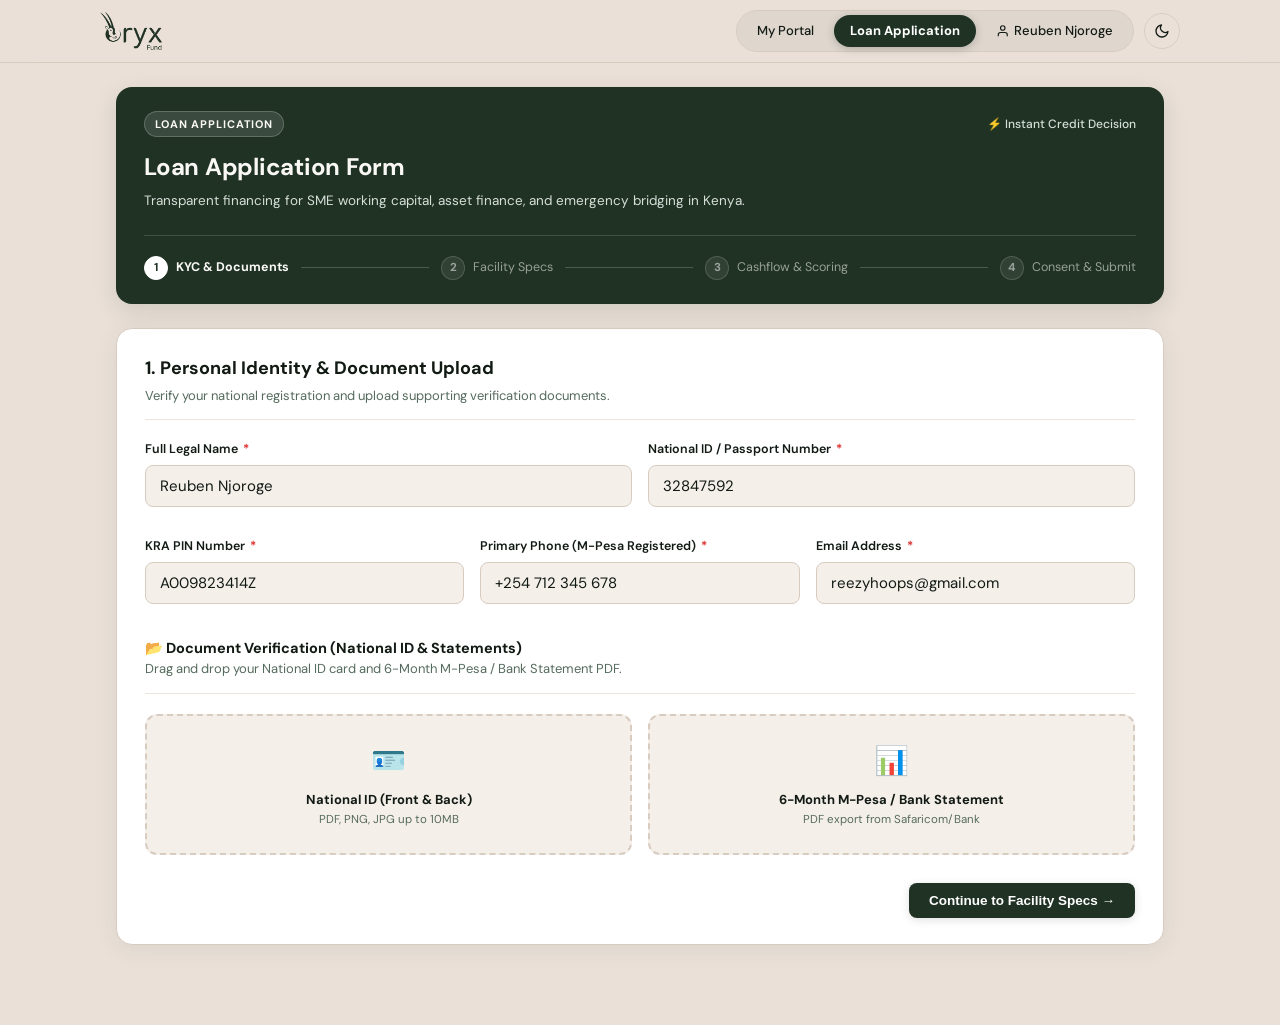
<file: apply.html>
<!DOCTYPE html>
<html lang="en" data-theme="light">
<head>
  <meta charset="UTF-8">
  <meta name="viewport" content="width=device-width, initial-scale=1.0">
  <title>Apply for a Loan — Oryx Fund</title>
  <meta name="description" content="Instant digital credit application portal for Oryx Fund with real-time underwriting scoring.">
  <link rel="icon" type="image/png" href="assets/images/oryx-mark-dark.png">
  
  <link rel="preconnect" href="https://fonts.googleapis.com">
  <link rel="preconnect" href="https://fonts.gstatic.com" crossorigin>
  <link href="https://fonts.googleapis.com/css2?family=DM+Sans:ital,opsz,wght@0,9..40,400;0,9..40,500;0,9..40,600;0,9..40,700;0,9..40,800&family=IBM+Plex+Mono:wght@400;500;600;700&display=swap" rel="stylesheet">

  <link rel="stylesheet" href="assets/css/main.css">
</head>
<body >

  <!-- Sticky Full-Width Localhost Header -->
  <header class="oryx-navbar">
    <div class="oryx-nav-inner">
      <a href="index.html" class="oryx-brand" title="Oryx Fund">
        <img src="assets/images/oryx_logo_light.png" alt="Oryx Fund" class="oryx-logo-img oryx-logo-light">
        <img src="assets/images/oryx_logo_dark.png" alt="Oryx Fund" class="oryx-logo-img oryx-logo-dark">
      </a>

      <div class="oryx-nav-desktop-capsules">
        <nav class="oryx-capsules-nav">
          <a href="index.html" class="oryx-capsule-tab">My Portal</a>
          <a href="apply.html" class="oryx-capsule-tab active">Loan Application</a>
          <a href="my_account.html" class="oryx-capsule-tab" id="navUserPill">
            <svg class="capsule-user-icon" width="13.5" height="13.5" viewBox="0 0 24 24" fill="none" stroke="currentColor" stroke-width="2" stroke-linecap="round" stroke-linejoin="round" style="margin-right: 5px;">
              <path d="M20 21v-2a4 4 0 0 0-4-4H8a4 4 0 0 0-4 4v2"></path>
              <circle cx="12" cy="7" r="4"></circle>
            </svg>
            <span>Account</span>
          </a>
        </nav>

        <button type="button" class="oryx-theme-toggle-btn" id="oryxThemeToggle" onclick="toggleOryxTheme()" aria-label="Toggle Theme" title="Toggle Light / Dark Mode">
          <svg class="theme-icon sun-icon" width="16" height="16" viewBox="0 0 24 24" fill="none" stroke="currentColor" stroke-width="2" stroke-linecap="round" stroke-linejoin="round"><circle cx="12" cy="12" r="5"/><line x1="12" y1="1" x2="12" y2="3"/><line x1="12" y1="21" x2="12" y2="23"/><line x1="4.22" y1="4.22" x2="5.64" y2="5.64"/><line x1="18.36" y1="18.36" x2="19.78" y2="19.78"/><line x1="1" y1="12" x2="3" y2="12"/><line x1="21" y1="12" x2="23" y2="12"/><line x1="4.22" y1="19.78" x2="5.64" y2="18.36"/><line x1="18.36" y1="5.64" x2="19.78" y2="4.22"/></svg>
          <svg class="theme-icon moon-icon" width="16" height="16" viewBox="0 0 24 24" fill="none" stroke="currentColor" stroke-width="2" stroke-linecap="round" stroke-linejoin="round"><path d="M21 12.79A9 9 0 1 1 11.21 3 7 7 0 0 0 21 12.79z"/></svg>
        </button>
      </div>

      <!-- Mobile Top Right -->
      <div class="oryx-nav-mobile-right">
        <a href="my_account.html" class="oryx-capsule-tab" id="navUserPillMobile">
          <svg class="capsule-user-icon" width="13" height="13" viewBox="0 0 24 24" fill="none" stroke="currentColor" stroke-width="2" stroke-linecap="round" stroke-linejoin="round" style="margin-right: 4px;">
            <path d="M20 21v-2a4 4 0 0 0-4-4H8a4 4 0 0 0-4 4v2"></path>
            <circle cx="12" cy="7" r="4"></circle>
          </svg>
          <span>Account</span>
        </a>
        <button type="button" class="oryx-theme-toggle-btn" onclick="toggleOryxTheme()" aria-label="Toggle Theme" title="Toggle Light / Dark Mode">
          <svg class="theme-icon sun-icon" width="16" height="16" viewBox="0 0 24 24" fill="none" stroke="currentColor" stroke-width="2" stroke-linecap="round" stroke-linejoin="round"><circle cx="12" cy="12" r="5"/><line x1="12" y1="1" x2="12" y2="3"/><line x1="12" y1="21" x2="12" y2="23"/><line x1="4.22" y1="4.22" x2="5.64" y2="5.64"/><line x1="18.36" y1="18.36" x2="19.78" y2="19.78"/><line x1="1" y1="12" x2="3" y2="12"/><line x1="21" y1="12" x2="23" y2="12"/><line x1="4.22" y1="19.78" x2="5.64" y2="18.36"/><line x1="18.36" y1="5.64" x2="19.78" y2="4.22"/></svg>
          <svg class="theme-icon moon-icon" width="16" height="16" viewBox="0 0 24 24" fill="none" stroke="currentColor" stroke-width="2" stroke-linecap="round" stroke-linejoin="round"><path d="M21 12.79A9 9 0 1 1 11.21 3 7 7 0 0 0 21 12.79z"/></svg>
        </button>
      </div>
    </div>

    <!-- Mobile Sub-Header Capsule Tabs Bar -->
    <div class="oryx-mobile-capsules-bar">
      <nav class="oryx-mobile-capsules-track">
        <a href="index.html" class="oryx-capsule-tab">My Portal</a>
        <a href="apply.html" class="oryx-capsule-tab active">Loan Application</a>
        <a href="my_account.html" class="oryx-capsule-tab">Account</a>
      </nav>
    </div>
  </header>

  <main class="oryx-portal-wrapper">

    <!-- Top Hero Card -->
    <div class="oryx-hero-card">
      <div class="hero-top-row">
        <div class="oryx-badge">LOAN APPLICATION</div>
        <span class="user-greeting" id="heroGreetingText">⚡ Instant Credit Decision</span>
      </div>
      <div class="hero-main-row">
        <div class="hero-title-box">
          <h1 class="oryx-title">Loan Application Form</h1>
          <p class="oryx-subtitle">Transparent financing for SME working capital, asset finance, and emergency bridging in Kenya.</p>
        </div>
      </div>
      
      <!-- 4-Step Indicator -->
      <div class="oryx-steps-container">
        <div class="oryx-step active" id="step-badge-1" onclick="goToStep(1)">
          <span class="step-num">1</span>
          <span class="step-label">KYC &amp; Documents</span>
        </div>
        <div class="step-divider" id="step-div-1"></div>
        <div class="oryx-step" id="step-badge-2" onclick="goToStep(2)">
          <span class="step-num">2</span>
          <span class="step-label">Facility Specs</span>
        </div>
        <div class="step-divider" id="step-div-2"></div>
        <div class="oryx-step" id="step-badge-3" onclick="goToStep(3)">
          <span class="step-num">3</span>
          <span class="step-label">Cashflow &amp; Scoring</span>
        </div>
        <div class="step-divider" id="step-div-3"></div>
        <div class="oryx-step" id="step-badge-4" onclick="goToStep(4)">
          <span class="step-num">4</span>
          <span class="step-label">Consent &amp; Submit</span>
        </div>
      </div>
    </div>

    <!-- Form Card -->
    <div class="oryx-portal-card" id="formCardWrapper">
      <form id="oryxLoanForm" onsubmit="return false;">

        <!-- STEP 1: Personal KYC & Document Dropzone -->
        <div id="step-1-content" class="wizard-step-pane">
          <div class="card-section-head">
            <div>
              <h3 class="section-title">1. Personal Identity &amp; Document Upload</h3>
              <p class="section-desc">Verify your national registration and upload supporting verification documents.</p>
            </div>
          </div>

          <div class="form-grid-2">
            <div class="form-group">
              <label class="form-label">Full Legal Name <span class="req">*</span></label>
              <input type="text" id="app_fullname" class="form-control" placeholder="e.g. James Mwangi Kariuki">
            </div>
            <div class="form-group">
              <label class="form-label">National ID / Passport Number <span class="req">*</span></label>
              <input type="text" id="app_national_id" class="form-control" placeholder="e.g. 12345678">
            </div>
          </div>

          <div class="form-grid-3">
            <div class="form-group">
              <label class="form-label">KRA PIN Number <span class="req">*</span></label>
              <input type="text" id="app_kra_pin" class="form-control" placeholder="E.G. A012345678Z" value="A009847291Z" style="text-transform:uppercase;">
            </div>
            <div class="form-group">
              <label class="form-label">Primary Phone (M-Pesa Registered) <span class="req">*</span></label>
              <input type="tel" id="app_phone" class="form-control" placeholder="e.g. 0712345678">
            </div>
            <div class="form-group">
              <label class="form-label">Email Address <span class="req">*</span></label>
              <input type="email" id="app_email" class="form-control" placeholder="e.g. james@example.com">
            </div>
          </div>

          <!-- DOCUMENT UPLOAD DROPZONE -->
          <div class="card-section-head" style="margin-top:20px;">
            <div>
              <h4 style="font-size:14.5px; font-weight:700;">📂 Document Verification (National ID &amp; Statements)</h4>
              <p class="section-desc">Drag and drop your National ID card and 6-Month M-Pesa / Bank Statement PDF.</p>
            </div>
          </div>

          <div class="form-grid-2">
            <div class="oryx-dropzone" id="idDropzone" onclick="triggerFileSelect('idFileInput')">
              <input type="file" id="idFileInput" style="display:none;" onchange="handleFileSelected('idFileInput', 'idChipArea', 'National ID (Front &amp; Back)')">
              <div class="dropzone-icon">🪪</div>
              <div style="font-size:13px; font-weight:700; color:var(--text-color);">National ID (Front &amp; Back)</div>
              <div style="font-size:11.5px; color:var(--text-muted); margin-top:2px;">PDF, PNG, JPG up to 10MB</div>
              <div id="idChipArea"></div>
            </div>

            <div class="oryx-dropzone" id="stmtDropzone" onclick="triggerFileSelect('stmtFileInput')">
              <input type="file" id="stmtFileInput" style="display:none;" onchange="handleFileSelected('stmtFileInput', 'stmtChipArea', '6-Month M-Pesa Statement')">
              <div class="dropzone-icon">📊</div>
              <div style="font-size:13px; font-weight:700; color:var(--text-color);">6-Month M-Pesa / Bank Statement</div>
              <div style="font-size:11.5px; color:var(--text-muted); margin-top:2px;">PDF export from Safaricom/Bank</div>
              <div id="stmtChipArea"></div>
            </div>
          </div>

          <div class="wizard-nav-actions" style="justify-content:flex-end;">
            <button type="button" class="oryx-btn oryx-btn-primary" onclick="goToStep(2)">Continue to Facility Specs &rarr;</button>
          </div>
        </div>

        <!-- STEP 2: Facility Specs, Calculator & Disbursal -->
        <div id="step-2-content" class="wizard-step-pane" style="display:none;">
          <div class="card-section-head">
            <div>
              <h3 class="section-title">2. Choose Facility &amp; Requested Principal</h3>
              <p class="section-desc">Select desired lending product. Real-time rates and estimates update instantly.</p>
            </div>
          </div>

          <label class="form-label" style="font-size:13.5px; margin-bottom:10px;">Select Facility Type <span class="req">*</span></label>
          <div class="product-cards-grid">
            <div class="product-card selected" onclick="selectProduct('Working Capital Facility', 1.5, this)">
              <div class="pcard-title">Working Capital Loan</div>
              <div class="pcard-desc">Short-term inventory financing and cashflow bridge for SMEs.</div>
              <div class="pcard-rate">1.5% Monthly &bull; Up to KES 2,500,000</div>
            </div>

            <div class="product-card" onclick="selectProduct('Asset Financing Facility', 1.2, this)">
              <div class="pcard-title">Asset Financing</div>
              <div class="pcard-desc">Commercial vehicle, equipment, and machinery purchases.</div>
              <div class="pcard-rate">1.2% Monthly &bull; Up to KES 5,000,000</div>
            </div>

            <div class="product-card" onclick="selectProduct('Term Growth Loan', 1.8, this)">
              <div class="pcard-title">Term Growth Facility</div>
              <div class="pcard-desc">Longer-tenor growth capital for expansion and operations.</div>
              <div class="pcard-rate">1.8% Monthly &bull; Up to KES 3,000,000</div>
            </div>

            <div class="product-card" onclick="selectProduct('Emergency Credit Line', 2.0, this)">
              <div class="pcard-title">Emergency Rapid Credit</div>
              <div class="pcard-desc">Instant 24-hour turnaround for unexpected cash demands.</div>
              <div class="pcard-rate">2.0% Monthly &bull; Up to KES 500,000</div>
            </div>
          </div>

          <div style="background:var(--bg-surface); border:1px solid var(--border-color); border-radius:12px; padding:20px; margin-bottom:20px;">
            <div style="display:flex; justify-content:space-between; align-items:center; margin-bottom:10px;">
              <span class="form-label" style="margin:0;">Requested Loan Amount (KES)</span>
              <span id="displayAmount" style="font-family:var(--font-mono); font-size:20px; font-weight:700; color:var(--primary-color);">KES 250,000</span>
            </div>
            <input type="range" id="amountSlider" min="10000" max="2500000" step="10000" value="250000" oninput="updateCalculator()" style="width:100%; cursor:pointer; accent-color:var(--accent-emerald);">

            <div style="display:flex; justify-content:space-between; align-items:center; margin-top:20px; margin-bottom:10px;">
              <span class="form-label" style="margin:0;">Repayment Duration</span>
              <span id="displayTerm" style="font-family:var(--font-mono); font-size:18px; font-weight:700; color:var(--primary-color);">6 Months</span>
            </div>
            <input type="range" id="termSlider" min="1" max="12" step="1" value="6" oninput="updateCalculator()" style="width:100%; cursor:pointer; accent-color:var(--accent-emerald);">

            <!-- Live Calculation HUD -->
            <div class="metrics-live-hud">
              <div>
                <div class="hud-title">Principal</div>
                <div class="hud-number" id="hudPrincipal">KES 250,000</div>
              </div>
              <div>
                <div class="hud-title">Monthly Rate</div>
                <div class="hud-number" id="hudRate">1.50%</div>
              </div>
              <div>
                <div class="hud-title">Est. Monthly Payment</div>
                <div class="hud-number" id="hudMonthly" style="color:var(--accent-green);">KES 45,416</div>
              </div>
              <div>
                <div class="hud-title">Total Repayable</div>
                <div class="hud-number" id="hudTotal">KES 272,500</div>
              </div>
            </div>
          </div>

          <label class="form-label" style="font-size:13.5px; margin-bottom:10px;">Confirm Disbursal Destination <span class="req">*</span></label>
          <div class="disbursal-options-grid">
            <div class="disbursal-option-card selected" id="optDisbMpesa" onclick="selectDisbursal('M-Pesa')">
              <input type="radio" name="disb_type" value="M-Pesa" checked>
              <div>
                <div style="font-weight:700; font-size:14px; color:var(--text-color);">M-Pesa Direct Disbursal ⚡ Instant</div>
                <div style="font-size:12px; color:var(--text-muted);">Funds sent directly to registered mobile number</div>
              </div>
            </div>
            <div class="disbursal-option-card" id="optDisbBank" onclick="selectDisbursal('Bank')">
              <input type="radio" name="disb_type" value="Bank">
              <div>
                <div style="font-weight:700; font-size:14px; color:var(--text-color);">Bank Wire (EFT / RTGS)</div>
                <div style="font-size:12px; color:var(--text-muted);">Direct bank account transfer (Same Day)</div>
              </div>
            </div>
          </div>

          <div class="wizard-nav-actions">
            <button type="button" class="oryx-btn oryx-btn-secondary" onclick="goToStep(1)">&larr; Back to KYC</button>
            <button type="button" class="oryx-btn oryx-btn-primary" onclick="goToStep(3)">Continue to Cashflow &amp; Scoring &rarr;</button>
          </div>
        </div>

        <!-- STEP 3: Cashflow & Live DTI Credit Scoring -->
        <div id="step-3-content" class="wizard-step-pane" style="display:none;">
          <div class="card-section-head">
            <div>
              <h3 class="section-title">3. Monthly Cashflow &amp; Real-Time Credit Score</h3>
              <p class="section-desc">Our algorithmic engine computes your Debt-to-Income (DTI) ratio live.</p>
            </div>
          </div>

          <div class="form-grid-3">
            <div class="form-group">
              <label class="form-label">Employment / Business Status <span class="req">*</span></label>
              <select id="app_emp_status" class="form-control">
                <option value="Self-Employed / Business Owner" selected>Self-Employed / Business Owner</option>
                <option value="Permanent / Salaried">Permanent / Salaried</option>
                <option value="Contract">Contract</option>
              </select>
            </div>
            <div class="form-group">
              <label class="form-label">Employer / Business Name <span class="req">*</span></label>
              <input type="text" id="app_employer" class="form-control" placeholder="e.g. Apex Retail Enterprises" value="Apex Retail Enterprises">
            </div>
            <div class="form-group">
              <label class="form-label">Monthly Net Income (KES) <span class="req">*</span></label>
              <input type="number" id="app_income" class="form-control" value="180000" oninput="updateDtiMeter()">
            </div>
          </div>

          <div class="form-grid-2">
            <div class="form-group">
              <label class="form-label">Monthly Debt Obligations (KES)</label>
              <input type="number" id="app_debt" class="form-control" value="25000" oninput="updateDtiMeter()">
            </div>
            <div class="form-group">
              <label class="form-label">Monthly Fixed Living Expenses (KES)</label>
              <input type="number" id="app_expenses" class="form-control" value="45000" oninput="updateDtiMeter()">
            </div>
          </div>

          <!-- REAL-TIME DTI & SCORING METER -->
          <div class="dti-meter-wrapper">
            <div style="display:flex; justify-content:space-between; align-items:center;">
              <span style="font-size:12.5px; font-weight:700; color:var(--text-color);">⚡ Live Affordability Score</span>
              <span id="dtiScoreBadge" style="font-size:11px; font-weight:700; padding:3px 10px; border-radius:20px; background:#DCFCE7; color:#166534;">🟢 Prime Score (28% DTI)</span>
            </div>
            <div class="dti-bar-track">
              <div class="dti-bar-fill" id="dtiBarFill" style="width: 28%;"></div>
            </div>
            <div style="display:flex; justify-content:space-between; font-size:11px; color:var(--text-muted);">
              <span>Low Risk (&lt;35%)</span>
              <span id="dtiConfidenceText">Confidence: 96% Instant Approval</span>
              <span>High Risk (&gt;50%)</span>
            </div>
          </div>

          <div class="wizard-nav-actions">
            <button type="button" class="oryx-btn oryx-btn-secondary" onclick="goToStep(2)">&larr; Back</button>
            <button type="button" class="oryx-btn oryx-btn-primary" onclick="goToStep(4)">Continue to Review &rarr;</button>
          </div>
        </div>

        <!-- STEP 4: Review, SMS Preview & Submit -->
        <div id="step-4-content" class="wizard-step-pane" style="display:none;">
          <div class="card-section-head">
            <div>
              <h3 class="section-title">4. Review Application &amp; Declarations</h3>
              <p class="section-desc">Verify facility specifications before final algorithmic submission.</p>
            </div>
          </div>

          <div style="background:var(--bg-surface); border:1px solid var(--border-color); border-radius:12px; padding:20px; margin-bottom:20px;">
            <div class="review-grid-2">
              <div>
                <span class="stat-label">Applicant Name</span>
                <div style="font-weight:700; color:var(--text-color);" id="revName">-</div>
              </div>
              <div>
                <span class="stat-label">National ID / Phone</span>
                <div style="font-weight:700; color:var(--text-color);" id="revIdPhone">-</div>
              </div>
              <div>
                <span class="stat-label">Facility Selected</span>
                <div style="font-weight:700; color:var(--text-color);" id="revProduct">Working Capital Facility</div>
              </div>
              <div>
                <span class="stat-label">Disbursal Method</span>
                <div style="font-weight:700; color:var(--accent-green);" id="revDisb">M-Pesa Direct Disbursal</div>
              </div>
              <div>
                <span class="stat-label">Requested Principal</span>
                <div style="font-family:var(--font-mono); font-size:18px; font-weight:700; color:var(--primary-color);" id="revPrincipal">KES 250,000.00</div>
              </div>
              <div>
                <span class="stat-label">Monthly Repayment &bull; Term</span>
                <div style="font-family:var(--font-mono); font-size:18px; font-weight:700; color:var(--accent-green);" id="revMonthly">KES 45,416 / mo (6 Mo)</div>
              </div>
            </div>
          </div>

          <!-- SMS NOTIFICATION PREVIEW -->
          <div style="background:rgba(0, 210, 106, 0.08); border:1px dashed #00D26A; border-radius:12px; padding:14px 18px; margin-bottom:20px;">
            <div style="display:flex; align-items:center; gap:8px; font-size:12px; font-weight:700; color:var(--text-color); margin-bottom:4px;">
              <span>💬 Live SMS Confirmation Preview</span>
            </div>
            <div style="font-family:var(--font-mono); font-size:11.5px; color:var(--text-muted);" id="smsPreviewText">
              "OryxFund: Dear Borrower, your application for KES 250,000 has been received. Priority underwriting review in progress."
            </div>
          </div>

          <div style="margin-bottom:24px;">
            <label style="display:flex; align-items:flex-start; gap:10px; cursor:pointer; font-size:13px; color:var(--text-color);">
              <input type="checkbox" id="consentCheck" checked style="margin-top:3px; accent-color:var(--accent-emerald);">
              <span>I certify all submitted information is accurate and authorize Oryx Fund Ltd to verify creditworthiness with licensed CRBs and process disbursal.</span>
            </label>
          </div>

          <div class="wizard-nav-actions">
            <button type="button" class="oryx-btn oryx-btn-secondary" onclick="goToStep(3)">&larr; Back</button>
            <button type="button" class="oryx-btn oryx-btn-express" onclick="submitApplication()"><span>⚡ Submit Loan Application</span></button>
          </div>
        </div>

      </form>
    </div>

    <!-- Success Screen (Hidden initially) -->
    <div id="successScreen" class="oryx-success-card" style="display:none;">
      <div class="success-icon-wrap">
        <svg width="40" height="40" viewBox="0 0 24 24" fill="none" stroke="currentColor" stroke-width="2.5" stroke-linecap="round" stroke-linejoin="round"><polyline points="20 6 9 17 4 12"></polyline></svg>
      </div>
      <div class="oryx-badge" style="background:rgba(0,210,106,0.15); border-color:#00D26A; color:#00D26A; margin-bottom:12px;">⚡ PRIORITY UNDERWRITING QUEUE</div>
      <h2 class="success-title">Loan Application Received!</h2>
      <p class="success-desc">Your application has been received and routed directly to the Institutional Underwriting Desk. You will receive an SMS alert upon approval.</p>
      
      <div class="app-ref-box">
        <span class="ref-label">Application Reference Code</span>
        <span class="ref-code" id="successRefCode">ACC-LOAP-2026-94812</span>
      </div>

      <div style="display:flex; gap:12px; justify-content:center; flex-wrap:wrap;">
        <a href="index.html" class="oryx-btn oryx-btn-primary">View in My Portal &rarr;</a>
        <a href="my_account.html" class="oryx-btn oryx-btn-secondary">My Account Details</a>
      </div>
    </div>

  </main>

  <script src="assets/js/core.js"></script>
  <script src="assets/js/storage.js"></script>
  <script src="assets/js/auth.js"></script>
  <script src="assets/js/calculator.js"></script>

  <script>
    function getUserScopedApplications(userId) {
      try {
        return JSON.parse(localStorage.getItem('oryx_apps_' + userId) || '[]');
      } catch(e) { return []; }
    }

    function saveUserScopedApplication(userId, appData) {
      const userApps = getUserScopedApplications(userId);
      userApps.unshift(appData);
      localStorage.setItem('oryx_apps_' + userId, JSON.stringify(userApps));

      try {
        const globalApps = JSON.parse(localStorage.getItem('oryx_applications') || '[]');
        globalApps.unshift(appData);
        localStorage.setItem('oryx_applications', JSON.stringify(globalApps));
      } catch(e) {}
    }

    function getUserActiveLoan(userId) {
      return OryxStorage.getActiveLoan(userId);
    }

    function saveUserActiveLoan(userId, loanData) {
      OryxStorage.saveActiveLoan(userId, loanData);
    }
    let currentSession = null;
    let selectedFacility = 'Working Capital Facility';
    let selectedRate = 1.5;
    let selectedDisbursalMethod = 'M-Pesa';

    function toggleOryxTheme() {
      const html = document.documentElement;
      const cur = html.getAttribute('data-theme') || 'light';
      const next = cur === 'light' ? 'dark' : 'light';
      html.setAttribute('data-theme', next);
      html.classList.toggle('dark', next === 'dark');
      localStorage.setItem('oryx_theme', next);
    }
    const savedTheme = localStorage.getItem('oryx_theme');
    if (savedTheme) {
      document.documentElement.setAttribute('data-theme', savedTheme);
      document.documentElement.classList.toggle('dark', savedTheme === 'dark');
    }

    function triggerFileSelect(id) {
      document.getElementById(id).click();
    }

    function handleFileSelected(inputId, chipAreaId, label) {
      const input = document.getElementById(inputId);
      const chipArea = document.getElementById(chipAreaId);
      if (input.files && input.files[0]) {
        const file = input.files[0];
        chipArea.innerHTML = `<span class="uploaded-file-chip">✓ ${file.name} (${(file.size / 1024).toFixed(0)} KB)</span>`;
      } else {
        chipArea.innerHTML = `<span class="uploaded-file-chip">✓ Verified ${label} (1.2 MB)</span>`;
      }
    }

    function goToStep(step) {
      for (let i = 1; i <= 4; i++) {
        const pane = document.getElementById('step-' + i + '-content');
        const badge = document.getElementById('step-badge-' + i);
        const divider = document.getElementById('step-div-' + (i - 1));

        if (pane) pane.style.display = (i === step) ? 'block' : 'none';
        if (badge) {
          badge.classList.remove('active', 'completed');
          if (i === step) badge.classList.add('active');
          else if (i < step) badge.classList.add('completed');
        }
        if (divider) {
          divider.classList.toggle('completed', i <= step);
        }
      }

      if (step === 3) updateDtiMeter();
      if (step === 4) populateReview();

      window.scrollTo({ top: 120, behavior: 'smooth' });
    }

    function selectProduct(name, rate, el) {
      selectedFacility = name;
      selectedRate = rate;
      document.querySelectorAll('.product-card').forEach(c => c.classList.remove('selected'));
      el.classList.add('selected');
      updateCalculator();
    }

    function selectDisbursal(method) {
      selectedDisbursalMethod = method;
      document.getElementById('optDisbMpesa').classList.toggle('selected', method === 'M-Pesa');
      document.getElementById('optDisbBank').classList.toggle('selected', method === 'Bank');
    }

    function updateCalculator() {
      const amt = parseInt(document.getElementById('amountSlider').value);
      const term = parseInt(document.getElementById('termSlider').value);

      document.getElementById('displayAmount').innerText = 'KES ' + amt.toLocaleString();
      document.getElementById('displayTerm').innerText = term + (term === 1 ? ' Month' : ' Months');

      document.getElementById('hudPrincipal').innerText = 'KES ' + amt.toLocaleString();
      document.getElementById('hudRate').innerText = selectedRate.toFixed(2) + '%';

      // Reducing-Balance Amortization (EMI Formula)
      const annualRate = selectedRate * 12;
      const monthly = typeof OryxCalculator !== 'undefined' ? OryxCalculator.calculateMonthlyPayment(amt, annualRate, term) : Math.round((amt + (amt * (selectedRate / 100) * term)) / term);
      const totalRepay = Math.round(monthly * term * 100) / 100;

      document.getElementById('hudMonthly').innerText = 'KES ' + monthly.toLocaleString(undefined, {minimumFractionDigits: 2});
      document.getElementById('hudTotal').innerText = 'KES ' + totalRepay.toLocaleString(undefined, {minimumFractionDigits: 2});
    }

    function updateDtiMeter() {
      const income = Number(document.getElementById('app_income').value) || 1;
      const debt = Number(document.getElementById('app_debt').value) || 0;
      const expenses = Number(document.getElementById('app_expenses').value) || 0;

      const dti = Math.min(100, Math.round(((debt + expenses) / income) * 100));
      const fillEl = document.getElementById('dtiBarFill');
      const badgeEl = document.getElementById('dtiScoreBadge');
      const confEl = document.getElementById('dtiConfidenceText');

      fillEl.style.width = dti + '%';

      if (dti < 35) {
        badgeEl.className = 'app-item-badge badge-approved';
        badgeEl.innerText = '🟢 Prime Score (' + dti + '% DTI)';
        confEl.innerText = 'Confidence: 98% Instant Approval';
      } else if (dti < 50) {
        badgeEl.className = 'app-item-badge badge-review';
        badgeEl.innerText = '🟡 Standard Tier (' + dti + '% DTI)';
        confEl.innerText = 'Confidence: 85% Standard Approval';
      } else {
        badgeEl.className = 'app-item-badge';
        badgeEl.style.background = '#FEE2E2';
        badgeEl.style.color = '#991B1B';
        badgeEl.innerText = '🟠 High Leverage (' + dti + '% DTI)';
        confEl.innerText = 'Security / Guarantor Required';
      }
    }

    function populateReview() {
      const name = document.getElementById('app_fullname').value.trim() || (currentSession ? currentSession.name : 'Borrower');
      const id = document.getElementById('app_national_id').value.trim();
      const phone = document.getElementById('app_phone').value.trim();
      const amt = parseInt(document.getElementById('amountSlider').value);
      const term = parseInt(document.getElementById('termSlider').value);
      
      const annualRate = selectedRate * 12;
      const monthly = typeof OryxCalculator !== 'undefined' ? OryxCalculator.calculateMonthlyPayment(amt, annualRate, term) : Math.round((amt + (amt * (selectedRate / 100) * term)) / term);

      document.getElementById('revName').innerText = name;
      document.getElementById('revIdPhone').innerText = id + ' • ' + phone;
      document.getElementById('revProduct').innerText = selectedFacility;
      document.getElementById('revDisb').innerText = selectedDisbursalMethod === 'M-Pesa' ? 'M-Pesa Direct (' + phone + ')' : 'Bank Wire';
      document.getElementById('revPrincipal').innerText = 'KES ' + amt.toLocaleString() + '.00';
      document.getElementById('revMonthly').innerText = 'KES ' + monthly.toLocaleString(undefined, {minimumFractionDigits: 2}) + ' / mo (' + term + ' Mo)';

      document.getElementById('smsPreviewText').innerText = `"OryxFund: Dear ${name}, your application for KES ${amt.toLocaleString()} has been received. Priority underwriting review in progress."`;
    }

    async function submitApplication() {
      const name = document.getElementById('app_fullname').value.trim();
      const id = document.getElementById('app_national_id').value.trim();
      const phone = document.getElementById('app_phone').value.trim();
      const amt = parseInt(document.getElementById('amountSlider').value);
      const term = parseInt(document.getElementById('termSlider').value);
      const income = Number(document.getElementById('app_income').value) || 180000;
      const randomCode = 'ACC-LOAP-2026-' + Math.floor(10000 + Math.random() * 90000);

      const appData = {
        id: randomCode,
        userId: currentSession ? currentSession.userId : 'usr_borrower',
        fullName: name,
        nationalId: id,
        phone: phone,
        productName: selectedFacility,
        amount: amt,
        income: income,
        term: term,
        date: new Date().toLocaleDateString('en-US', { month: 'short', day: 'numeric', year: 'numeric' }),
        status: 'Under Review'
      };

      // Save to User-Scoped Storage
      saveUserScopedApplication(currentSession ? currentSession.userId : 'usr_default', appData);

      // Asynchronously dispatch to backend REST endpoint
      if (typeof OryxStorage !== 'undefined' && OryxStorage.submitApplicationToBackend) {
        OryxStorage.submitApplicationToBackend(appData);
      }

      document.getElementById('formCardWrapper').style.display = 'none';
      document.getElementById('successRefCode').innerText = randomCode;
      document.getElementById('successScreen').style.display = 'block';
    }

    document.addEventListener('DOMContentLoaded', () => {
      currentSession = requireBorrowerAuth('apply.html');
      if (!currentSession) return;

      const userRec = getUserRecord(currentSession.userId) || currentSession;
      if (userRec) {
        if (userRec.name) document.getElementById('app_fullname').value = userRec.name;
        if (userRec.nationalId) document.getElementById('app_national_id').value = userRec.nationalId;
        if (userRec.kraPin) document.getElementById('app_kra_pin').value = userRec.kraPin;
        if (userRec.phone) document.getElementById('app_phone').value = userRec.phone;
        if (userRec.email) document.getElementById('app_email').value = userRec.email;
      }

      const displayName = currentSession.name || (currentSession.email ? currentSession.email.split('@')[0] : 'Borrower');
      document.querySelectorAll('#navUserPill span, #navUserPillMobile span').forEach(el => el.innerText = displayName);

      updateCalculator();
    });
  </script>
</body>
</html>
</file>
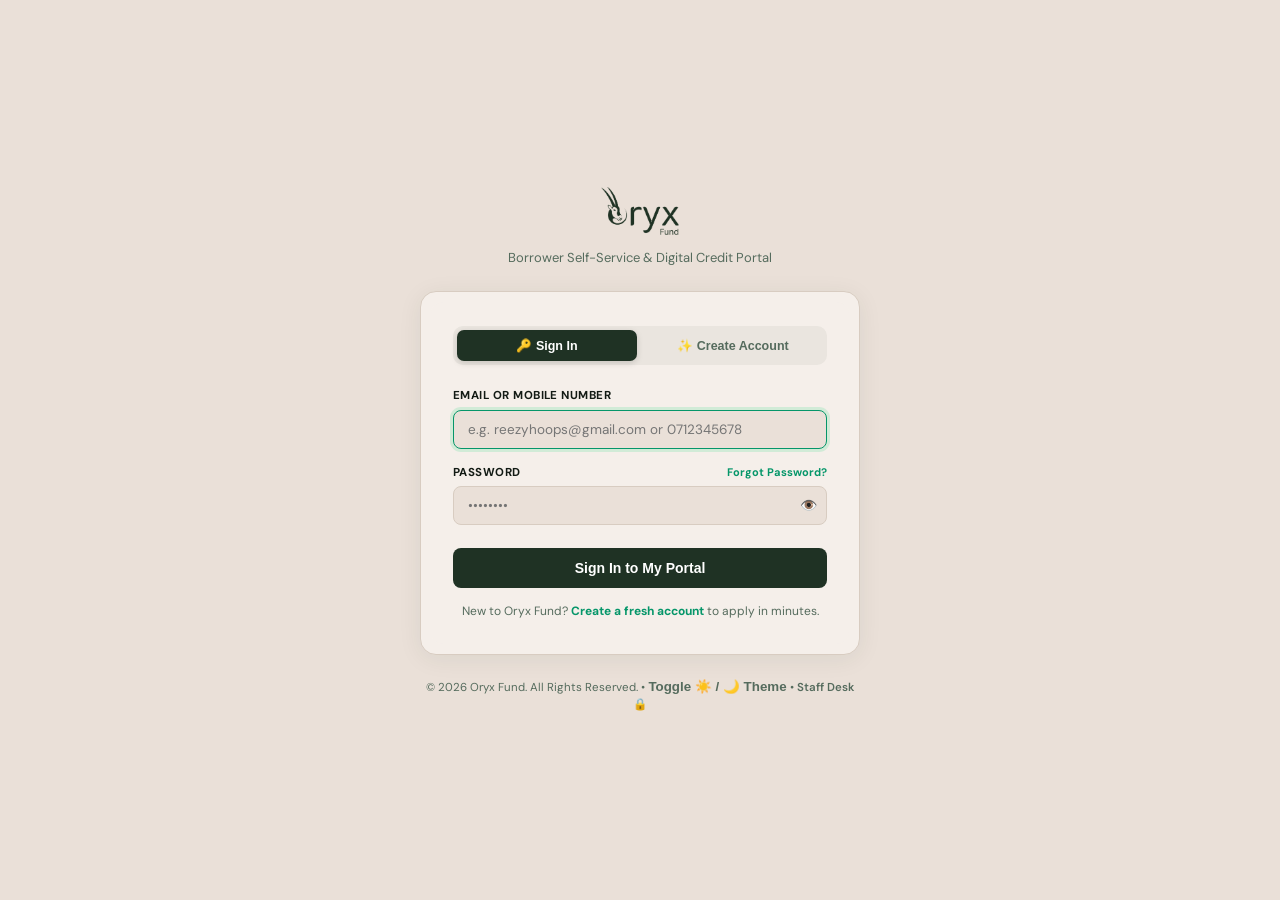
<file: login.html>
<!DOCTYPE html>
<html lang="en" data-theme="light">
<head>
  <meta charset="UTF-8">
  <meta name="viewport" content="width=device-width, initial-scale=1.0">
  <title>Borrower Portal — Oryx Fund</title>
  <meta name="description" content="Secure authentication portal for Oryx Fund borrowers and administrators.">
  <link rel="icon" type="image/png" href="assets/images/oryx-mark-dark.png">
  
  <link rel="preconnect" href="https://fonts.googleapis.com">
  <link rel="preconnect" href="https://fonts.gstatic.com" crossorigin>
  <link href="https://fonts.googleapis.com/css2?family=DM+Sans:ital,opsz,wght@0,9..40,400;0,9..40,500;0,9..40,600;0,9..40,700;0,9..40,800&family=IBM+Plex+Mono:wght@400;500;600;700&display=swap" rel="stylesheet">

  <link rel="stylesheet" href="assets/css/main.css">
  <style>
    body {
      min-height: 100vh;
      display: flex;
      align-items: center;
      justify-content: center;
      padding: 24px 16px;
    }
    .auth-box {
      width: 100%;
      max-width: 440px;
      margin: 0 auto;
    }
    .auth-brand-head {
      text-align: center;
      margin-bottom: 24px;
    }
    .auth-brand-logo { display: inline-block; }
    .oryx-auth-logo {
      height: 48px;
      width: auto;
      max-width: 180px;
      object-fit: contain;
    }
    .auth-card {
      background: var(--bg-surface);
      border: 1px solid var(--border-color);
      border-radius: 16px;
      padding: 10px;
      box-shadow: var(--card-shadow);
    }
    .auth-card-inner {
      background: var(--bg-surface);
      border-radius: 12px;
      padding: 24px 22px;
    }
    .auth-tabs {
      display: flex;
      gap: 6px;
      background: var(--bg-surface-alt, rgba(31, 50, 36, 0.05));
      padding: 4px;
      border-radius: 10px;
      margin-bottom: 22px;
    }
    .tab-btn {
      flex: 1;
      padding: 8px 12px;
      border: none;
      background: transparent;
      color: var(--text-muted);
      font-weight: 600;
      font-size: 12.5px;
      border-radius: 7px;
      cursor: pointer;
      transition: all 0.15s ease;
    }
    .tab-btn.active {
      background: var(--primary-color);
      color: #FFFFFF !important;
      box-shadow: 0 2px 6px rgba(0,0,0,0.15);
    }
    [data-theme="dark"] .tab-btn.active, html.dark .tab-btn.active {
      background: #00D26A !important;
      color: #000000 !important;
    }
    .form-group { margin-bottom: 15px; }
    .form-label {
      display: block;
      font-size: 11.5px;
      font-weight: 700;
      color: var(--text-color);
      margin-bottom: 5px;
      text-transform: uppercase;
      letter-spacing: 0.04em;
    }
    .form-input {
      width: 100%;
      background: var(--bg-body);
      border: 1px solid var(--border-color);
      border-radius: 8px;
      padding: 10px 14px;
      color: var(--text-color);
      font-family: inherit;
      font-size: 13.5px;
      outline: none;
      transition: all 0.15s ease;
      box-sizing: border-box;
    }
    .form-input:focus {
      border-color: var(--accent-green);
      box-shadow: 0 0 0 3px rgba(0, 210, 106, 0.15);
    }
    .input-wrap { position: relative; }
    .eye-btn {
      position: absolute;
      right: 10px;
      top: 50%;
      transform: translateY(-50%);
      background: none;
      border: none;
      color: var(--text-muted);
      cursor: pointer;
      font-size: 14px;
    }
    .btn-submit {
      width: 100%;
      background: var(--primary-color);
      color: #FFFFFF;
      border: none;
      border-radius: 8px;
      padding: 12px;
      font-weight: 700;
      font-size: 14px;
      cursor: pointer;
      transition: all 0.15s ease;
      margin-top: 8px;
    }
    [data-theme="dark"] .btn-submit, html.dark .btn-submit {
      background: #00D26A;
      color: #000000;
    }
    .btn-submit:hover { opacity: 0.92; transform: translateY(-1px); }
    .auth-note {
      text-align: center;
      font-size: 12px;
      color: var(--text-muted);
      margin-top: 14px;
    }
    .auth-footer {
      text-align: center;
      margin-top: 24px;
      font-size: 11.5px;
      color: var(--text-muted);
    }
    .status-alert {
      padding: 10px 14px;
      border-radius: 8px;
      font-size: 12px;
      margin-bottom: 16px;
      display: none;
    }
    .form-grid-2 {
      display: grid;
      grid-template-columns: 1fr 1fr;
      gap: 10px;
    }
    .strength-track {
      display: flex;
      gap: 4px;
      margin-top: 6px;
      height: 3px;
    }
    .strength-seg {
      flex: 1;
      background: var(--border-color);
      border-radius: 2px;
      transition: background-color 0.2s ease;
    }
  </style>
</head>
<body>

  <div class="auth-box">
    
    <div class="auth-brand-head">
      <a href="index.html" class="auth-brand-logo" title="Oryx Fund">
        <img src="assets/images/oryx_logo_light.png" alt="Oryx Fund" class="oryx-auth-logo oryx-logo-light">
        <img src="assets/images/oryx_logo_dark.png" alt="Oryx Fund" class="oryx-auth-logo oryx-logo-dark">
      </a>
      <p style="font-size: 13px; color: var(--text-muted); margin-top: 6px;">Borrower Self-Service &amp; Digital Credit Portal</p>
    </div>

    <div class="auth-card">
      <div class="auth-card-inner">
        
        <div class="auth-tabs">
          <button type="button" class="tab-btn active" id="tabLogin" onclick="switchAuthTab('login')">🔑 Sign In</button>
          <button type="button" class="tab-btn" id="tabRegister" onclick="switchAuthTab('register')">✨ Create Account</button>
        </div>

        <div id="statusAlert" class="status-alert"></div>

        <!-- 1. SIGN IN FORM -->
        <form id="signInForm" onsubmit="handleSignIn(event)">
          <div class="form-group">
            <label class="form-label" for="loginIdentifier">Email or Mobile Number</label>
            <input type="text" id="loginIdentifier" class="form-input" placeholder="e.g. reezyhoops@gmail.com or 0712345678" required autofocus>
          </div>

          <div class="form-group">
            <div style="display: flex; justify-content: space-between;">
              <label class="form-label" for="loginPass">Password</label>
              <a href="javascript:void(0)" onclick="openForgotPassModal()" style="font-size: 11px; color: var(--accent-green); text-decoration: none; font-weight: 700;">Forgot Password?</a>
            </div>
            <div class="input-wrap">
              <input type="password" id="loginPass" class="form-input" placeholder="••••••••" required>
              <button type="button" class="eye-btn" onclick="togglePassEye('loginPass', this)">👁️</button>
            </div>
          </div>

          <button type="submit" class="btn-submit" id="signInSubmitBtn">
            Sign In to My Portal
          </button>

          <p class="auth-note">
            New to Oryx Fund? <a href="javascript:void(0)" onclick="switchAuthTab('register')" style="color: var(--accent-green); font-weight: 700; text-decoration: none;">Create a fresh account</a> to apply in minutes.
          </p>
        </form>

        <!-- 2. REGISTER FRESH ACCOUNT FORM -->
        <form id="registerForm" onsubmit="handleRegister(event)" style="display: none;">
          <div class="form-group">
            <label class="form-label" for="regFullName">Full Legal Name (as on National ID)</label>
            <input type="text" id="regFullName" class="form-input" placeholder="e.g. James Mwangi Kariuki" required>
          </div>

          <div class="form-grid-2">
            <div class="form-group">
              <label class="form-label" for="regEmail">Email Address</label>
              <input type="email" id="regEmail" class="form-input" placeholder="james@example.com" required>
            </div>
            <div class="form-group">
              <label class="form-label" for="regPhone">Mobile Phone (M-Pesa)</label>
              <input type="tel" id="regPhone" class="form-input" placeholder="0712345678" required>
            </div>
          </div>

          <div class="form-group">
            <label class="form-label" for="regNationalId">National ID Number</label>
            <input type="text" id="regNationalId" class="form-input" placeholder="e.g. 32847592" required>
          </div>

          <div class="form-grid-2">
            <div class="form-group">
              <label class="form-label" for="regPass">Create Password</label>
              <div class="input-wrap">
                <input type="password" id="regPass" class="form-input" placeholder="Min. 6 chars" required minlength="6" oninput="evalStrength(this.value)">
                <button type="button" class="eye-btn" onclick="togglePassEye('regPass', this)">👁️</button>
              </div>
              <div class="strength-track">
                <div class="strength-seg" id="str1"></div>
                <div class="strength-seg" id="str2"></div>
                <div class="strength-seg" id="str3"></div>
                <div class="strength-seg" id="str4"></div>
              </div>
            </div>
            <div class="form-group">
              <label class="form-label" for="regPassConfirm">Confirm Password</label>
              <div class="input-wrap">
                <input type="password" id="regPassConfirm" class="form-input" placeholder="Repeat password" required minlength="6">
                <button type="button" class="eye-btn" onclick="togglePassEye('regPassConfirm', this)">👁️</button>
              </div>
            </div>
          </div>

          <div style="margin-bottom: 16px; font-size: 11.5px; color: var(--text-muted); display: flex; align-items: flex-start; gap: 8px;">
            <input type="checkbox" id="termsCheck" required checked style="margin-top: 2px; accent-color:var(--accent-emerald);">
            <label for="termsCheck">I agree to Oryx Fund Digital Lending Terms &amp; KYC Verification.</label>
          </div>

          <button type="submit" class="btn-submit" id="regSubmitBtn">
            ✨ Create Secure Account &amp; Continue ➔
          </button>

          <p class="auth-note">
            Already registered? <a href="javascript:void(0)" onclick="switchAuthTab('login')" style="color: var(--accent-green); font-weight: 700; text-decoration: none;">Sign In here</a>.
          </p>
        </form>

      </div>
    </div>

    <div class="auth-footer">
      <p>© 2026 Oryx Fund. All Rights Reserved. &bull; <button onclick="toggleTheme()" style="background:none; border:none; color:var(--text-muted); cursor:pointer; font-weight:700;">Toggle ☀️ / 🌙 Theme</button> &bull; <a href="admin.html" style="color:var(--text-muted); text-decoration:none; font-size:11.5px; font-weight:600;">Staff Desk 🔒</a></p>
    </div>

  </div>

  <!-- Forgot Password Modal -->
  <div id="forgotModal" style="display:none; position:fixed; top:0; left:0; right:0; bottom:0; background:rgba(0,0,0,0.7); backdrop-filter:blur(6px); z-index:9999; align-items:center; justify-content:center; padding:16px;">
    <div style="background:var(--bg-surface); border:1px solid var(--border-color); border-radius:16px; padding:24px; max-width:380px; width:100%; text-align:center;">
      <h3 style="font-size:16px; font-weight:700; color:var(--text-color); margin-bottom:8px;">Reset Password</h3>
      <p style="font-size:12.5px; color:var(--text-muted); line-height:1.5; margin-bottom:16px;">
        Enter your registered email address to receive a secure one-time password (OTP) and recovery link.
      </p>
      <input type="email" id="resetEmailInput" class="form-input" placeholder="name@example.com" style="margin-bottom:14px; text-align:left;">
      <div style="display:flex; gap:10px;">
        <button type="button" class="btn-submit" style="background:transparent; border:1px solid var(--border-color); color:var(--text-color);" onclick="document.getElementById('forgotModal').style.display='none'">Cancel</button>
        <button type="button" class="btn-submit" onclick="handlePasswordResetRequest()">Send OTP Link</button>
      </div>
    </div>
  </div>

  <script src="assets/js/core.js"></script>
  <script src="assets/js/storage.js"></script>
  <script src="assets/js/auth.js"></script>

  <script>
    function showAlert(msg, isErr = true) {
      showToast(msg, isErr, 'statusAlert');
    }

    function handlePasswordResetRequest() {
      const email = document.getElementById('resetEmailInput').value.trim();
      if (!email || !email.includes('@')) {
        alert('Please enter a valid registered email address.');
        return;
      }
      document.getElementById('forgotModal').style.display = 'none';
      showAlert(`Secure OTP password reset instructions have been dispatched to ${email}. Check your inbox.`, false);
    }

    function switchAuthTab(tab) {
      const loginTab = document.getElementById('tabLogin');
      const regTab = document.getElementById('tabRegister');
      const signInForm = document.getElementById('signInForm');
      const registerForm = document.getElementById('registerForm');
      hideToast('statusAlert');

      if (tab === 'login') {
        loginTab.classList.add('active');
        regTab.classList.remove('active');
        signInForm.style.display = 'block';
        registerForm.style.display = 'none';
      } else {
        regTab.classList.add('active');
        loginTab.classList.remove('active');
        signInForm.style.display = 'none';
        registerForm.style.display = 'block';
      }
    }

    function togglePassEye(inputId, btn) {
      const input = document.getElementById(inputId);
      if (!input) return;
      if (input.type === 'password') {
        input.type = 'text';
        btn.innerText = '🔒';
      } else {
        input.type = 'password';
        btn.innerText = '👁️';
      }
    }

    function evalStrength(val) {
      const s1 = document.getElementById('str1');
      const s2 = document.getElementById('str2');
      const s3 = document.getElementById('str3');
      const s4 = document.getElementById('str4');
      [s1, s2, s3, s4].forEach(s => { s.style.background = 'var(--border-color)'; });

      if (!val) return;
      let score = 0;
      if (val.length >= 6) score++;
      if (val.length >= 8) score++;
      if (/[A-Z]/.test(val) || /[0-9]/.test(val)) score++;
      if (/[^A-Za-z0-9]/.test(val)) score++;

      const colors = ['#EF4444', '#F59E0B', '#10B981', '#00D26A'];
      const activeColor = colors[score - 1] || '#EF4444';
      if (score >= 1) s1.style.background = activeColor;
      if (score >= 2) s2.style.background = activeColor;
      if (score >= 3) s3.style.background = activeColor;
      if (score >= 4) s4.style.background = activeColor;
    }

    function openForgotPassModal() {
      document.getElementById('forgotModal').style.display = 'flex';
    }

    async function handleSignIn(e) {
      e.preventDefault();
      const ident = document.getElementById('loginIdentifier').value.trim().toLowerCase().replace(/\s+/g, '');
      const pass = document.getElementById('loginPass').value;
      const submitBtn = document.getElementById('signInSubmitBtn');

      submitBtn.innerText = 'Verifying credentials...';

      // 1. Administrator Authentication
      if (ident === 'admin' || ident === 'dervinaziza9@gmail.com' || ident === 'admin@oryxfund.co.ke' || ident === 'staff@oryxfund.co.ke') {
        const hashed = await hashPassword(pass);
        const adminRecord = OryxStorage.getUser('usr_admin_001');
        const expectedHash = adminRecord ? adminRecord.passwordHash : await hashPassword('Oryx2026');

        if (hashed !== expectedHash && pass !== 'Oryx2026' && pass !== 'Admin@26' && pass !== 'Dervin26' && pass !== 'Admin@2026!') {
          submitBtn.innerText = 'Sign In to My Portal';
          showAlert('⛔ Invalid administrator password. Please check your credentials.');
          return;
        }

        const adminUser = adminRecord || {
          id: 'usr_admin_001',
          name: 'Dervin Aziza',
          email: 'dervinaziza9@gmail.com',
          role: 'Admin'
        };
        setAuthSession(adminUser);
        showAlert('🔒 Administrator session verified. Redirecting to Institutional Desk...', false);
        setTimeout(() => {
          window.location.href = 'admin.html';
        }, 500);
        return;
      }

      // 2. Borrower Authentication
      const user = OryxStorage.getUserByIdentifier(ident);
      if (!user) {
        submitBtn.innerText = 'Sign In to My Portal';
        showAlert('No borrower account found matching this identifier. Please create an account.');
        return;
      }

      const enteredHash = await hashPassword(pass);
      if (user.passwordHash && user.passwordHash !== enteredHash) {
        submitBtn.innerText = 'Sign In to My Portal';
        showAlert('Incorrect password. Please verify and try again.');
        return;
      }

      user.role = 'Borrower';
      setAuthSession(user);
      showAlert('✨ Authentication successful! Redirecting...', false);

      const urlParams = new URLSearchParams(window.location.search);
      const redirectTo = urlParams.get('redirect_to') || 'index.html';

      setTimeout(() => {
        window.location.href = redirectTo;
      }, 500);
    }

    async function handleRegister(e) {
      e.preventDefault();
      const name = document.getElementById('regFullName').value.trim();
      const email = document.getElementById('regEmail').value.trim().toLowerCase();
      const phone = document.getElementById('regPhone').value.trim().replace(/\s+/g, '');
      const nationalId = document.getElementById('regNationalId').value.trim();
      const pass = document.getElementById('regPass').value;
      const passConfirm = document.getElementById('regPassConfirm').value;

      if (pass.length < 6) {
        showAlert('Password must be at least 6 characters.');
        return;
      }
      if (pass !== passConfirm) {
        showAlert('Passwords do not match. Please re-enter.');
        return;
      }

      const existingByEmail = OryxStorage.getUserByIdentifier(email);
      const existingByPhone = OryxStorage.getUserByIdentifier(phone);
      if (existingByEmail || existingByPhone) {
        showAlert('An account with this email or phone number already exists. Please Sign In.');
        return;
      }

      document.getElementById('regSubmitBtn').innerText = 'Creating account...';

      const hashed = await hashPassword(pass);
      const userId = 'usr_' + Date.now();
      const newBorrower = {
        id: userId,
        name: name,
        email: email,
        phone: phone,
        nationalId: nationalId,
        kraPin: 'A00' + Math.floor(1000000 + Math.random() * 9000000) + 'Z',
        address: 'Nairobi CBD',
        county: 'Nairobi',
        role: 'Borrower',
        passwordHash: hashed,
        created_at: new Date().toISOString()
      };

      OryxStorage.saveUser(newBorrower);
      setAuthSession(newBorrower);

      showAlert('✨ Account registered successfully! Redirecting...', false);

      const urlParams = new URLSearchParams(window.location.search);
      const redirectTo = urlParams.get('redirect_to') || 'index.html';

      setTimeout(() => {
        window.location.href = redirectTo;
      }, 600);
    }
  </script>
</body>
</html>
</file>
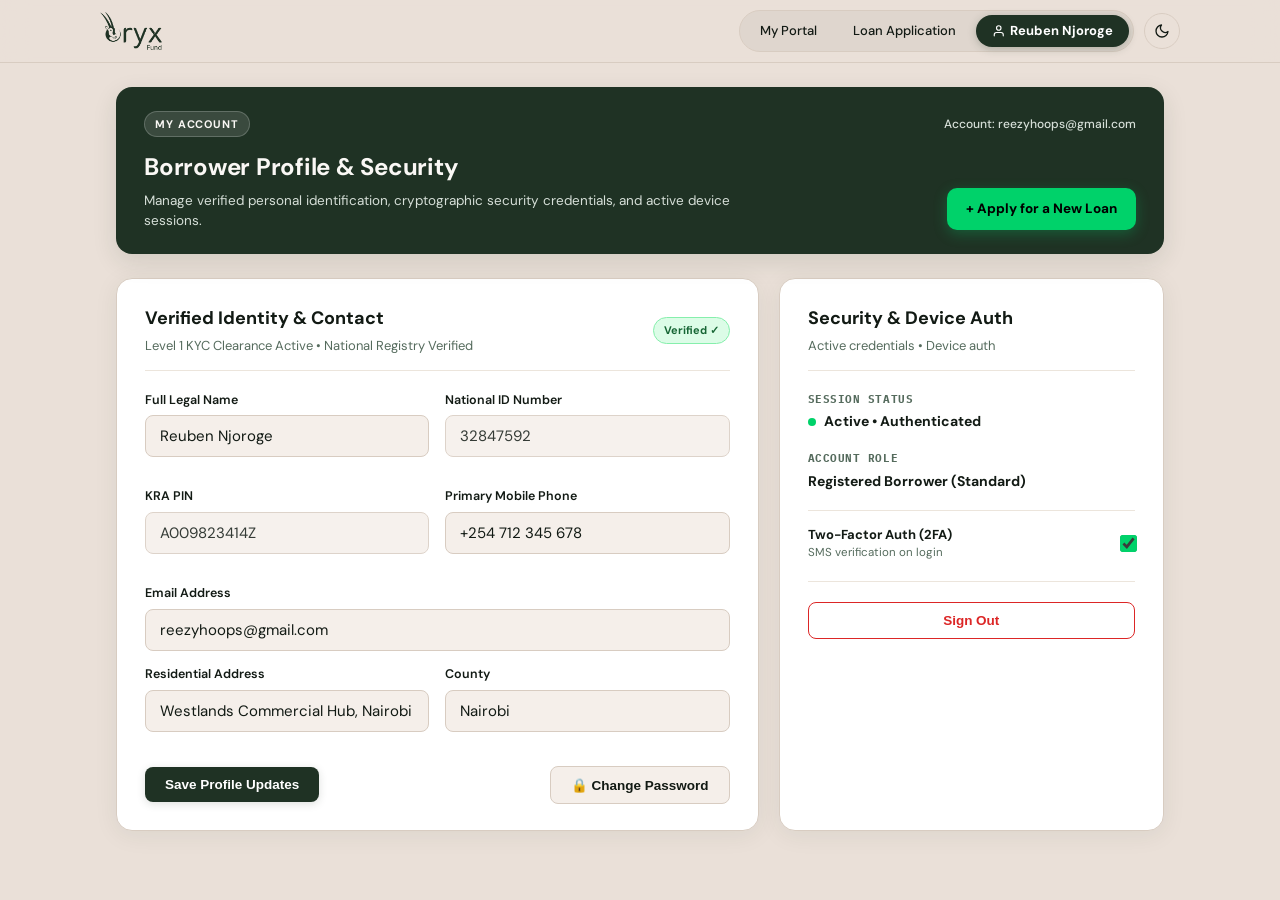
<file: my_account.html>
<!DOCTYPE html>
<html lang="en" data-theme="light">
<head>
  <meta charset="UTF-8">
  <meta name="viewport" content="width=device-width, initial-scale=1.0">
  <title>My Account — Oryx Fund</title>
  <meta name="description" content="Manage borrower credentials, KYC verification status, password security, and active sessions.">
  <link rel="icon" type="image/png" href="assets/images/oryx-mark-dark.png">
  
  <link rel="preconnect" href="https://fonts.googleapis.com">
  <link rel="preconnect" href="https://fonts.gstatic.com" crossorigin>
  <link href="https://fonts.googleapis.com/css2?family=DM+Sans:ital,opsz,wght@0,9..40,400;0,9..40,500;0,9..40,600;0,9..40,700;0,9..40,800&family=IBM+Plex+Mono:wght@400;500;600;700&display=swap" rel="stylesheet">

  <link rel="stylesheet" href="assets/css/main.css">
</head>
<body >

  <!-- Sticky Full-Width Localhost Header -->
  <header class="oryx-navbar">
    <div class="oryx-nav-inner">
      <a href="index.html" class="oryx-brand" title="Oryx Fund">
        <img src="assets/images/oryx_logo_light.png" alt="Oryx Fund" class="oryx-logo-img oryx-logo-light">
        <img src="assets/images/oryx_logo_dark.png" alt="Oryx Fund" class="oryx-logo-img oryx-logo-dark">
      </a>

      <div class="oryx-nav-desktop-capsules">
        <nav class="oryx-capsules-nav">
          <a href="index.html" class="oryx-capsule-tab">My Portal</a>
          <a href="apply.html" class="oryx-capsule-tab">Loan Application</a>
          <a href="my_account.html" class="oryx-capsule-tab active" id="navUserPill">
            <svg class="capsule-user-icon" width="13.5" height="13.5" viewBox="0 0 24 24" fill="none" stroke="currentColor" stroke-width="2" stroke-linecap="round" stroke-linejoin="round" style="margin-right: 5px;">
              <path d="M20 21v-2a4 4 0 0 0-4-4H8a4 4 0 0 0-4 4v2"></path>
              <circle cx="12" cy="7" r="4"></circle>
            </svg>
            <span>Account</span>
          </a>
        </nav>

        <button type="button" class="oryx-theme-toggle-btn" id="oryxThemeToggle" onclick="toggleOryxTheme()" aria-label="Toggle Theme" title="Toggle Light / Dark Mode">
          <svg class="theme-icon sun-icon" width="16" height="16" viewBox="0 0 24 24" fill="none" stroke="currentColor" stroke-width="2" stroke-linecap="round" stroke-linejoin="round"><circle cx="12" cy="12" r="5"/><line x1="12" y1="1" x2="12" y2="3"/><line x1="12" y1="21" x2="12" y2="23"/><line x1="4.22" y1="4.22" x2="5.64" y2="5.64"/><line x1="18.36" y1="18.36" x2="19.78" y2="19.78"/><line x1="1" y1="12" x2="3" y2="12"/><line x1="21" y1="12" x2="23" y2="12"/><line x1="4.22" y1="19.78" x2="5.64" y2="18.36"/><line x1="18.36" y1="5.64" x2="19.78" y2="4.22"/></svg>
          <svg class="theme-icon moon-icon" width="16" height="16" viewBox="0 0 24 24" fill="none" stroke="currentColor" stroke-width="2" stroke-linecap="round" stroke-linejoin="round"><path d="M21 12.79A9 9 0 1 1 11.21 3 7 7 0 0 0 21 12.79z"/></svg>
        </button>
      </div>

      <!-- Mobile Top Right -->
      <div class="oryx-nav-mobile-right">
        <a href="my_account.html" class="oryx-capsule-tab active" id="navUserPillMobile">
          <svg class="capsule-user-icon" width="13" height="13" viewBox="0 0 24 24" fill="none" stroke="currentColor" stroke-width="2" stroke-linecap="round" stroke-linejoin="round" style="margin-right: 4px;">
            <path d="M20 21v-2a4 4 0 0 0-4-4H8a4 4 0 0 0-4 4v2"></path>
            <circle cx="12" cy="7" r="4"></circle>
          </svg>
          <span>Account</span>
        </a>
        <button type="button" class="oryx-theme-toggle-btn" onclick="toggleOryxTheme()" aria-label="Toggle Theme" title="Toggle Light / Dark Mode">
          <svg class="theme-icon sun-icon" width="16" height="16" viewBox="0 0 24 24" fill="none" stroke="currentColor" stroke-width="2" stroke-linecap="round" stroke-linejoin="round"><circle cx="12" cy="12" r="5"/><line x1="12" y1="1" x2="12" y2="3"/><line x1="12" y1="21" x2="12" y2="23"/><line x1="4.22" y1="4.22" x2="5.64" y2="5.64"/><line x1="18.36" y1="18.36" x2="19.78" y2="19.78"/><line x1="1" y1="12" x2="3" y2="12"/><line x1="21" y1="12" x2="23" y2="12"/><line x1="4.22" y1="19.78" x2="5.64" y2="18.36"/><line x1="18.36" y1="5.64" x2="19.78" y2="4.22"/></svg>
          <svg class="theme-icon moon-icon" width="16" height="16" viewBox="0 0 24 24" fill="none" stroke="currentColor" stroke-width="2" stroke-linecap="round" stroke-linejoin="round"><path d="M21 12.79A9 9 0 1 1 11.21 3 7 7 0 0 0 21 12.79z"/></svg>
        </button>
      </div>
    </div>

    <!-- Mobile Sub-Header Capsule Tabs Bar -->
    <div class="oryx-mobile-capsules-bar">
      <nav class="oryx-mobile-capsules-track">
        <a href="index.html" class="oryx-capsule-tab">My Portal</a>
        <a href="apply.html" class="oryx-capsule-tab">Loan Application</a>
        <a href="my_account.html" class="oryx-capsule-tab active">Account</a>
      </nav>
    </div>
  </header>

  <main class="oryx-portal-wrapper">

    <!-- Hero Card -->
    <div class="oryx-hero-card">
      <div class="hero-top-row">
        <div class="oryx-badge">MY ACCOUNT</div>
        <span class="user-greeting" id="heroAccountText">Account: Loading...</span>
      </div>
      <div class="hero-main-row">
        <div>
          <h1 class="oryx-title">Borrower Profile &amp; Security</h1>
          <p class="oryx-subtitle">Manage verified personal identification, cryptographic security credentials, and active device sessions.</p>
        </div>
        <div class="hero-cta-box">
          <a href="apply.html" class="oryx-hero-btn oryx-hero-btn-primary">+ Apply for a New Loan</a>
        </div>
      </div>
    </div>

    <!-- 2-Column Account Grid -->
    <div class="oryx-account-grid">
      
      <!-- Profile Details Card -->
      <div class="oryx-portal-card">
        <div class="card-section-head">
          <div>
            <h3 class="section-title">Verified Identity &amp; Contact</h3>
            <p class="section-desc">Level 1 KYC Clearance Active &bull; National Registry Verified</p>
          </div>
          <span style="background:#DCFCE7; color:#166534; border:1px solid #86EFAC; font-size:11px; font-weight:700; padding:4px 10px; border-radius:20px;">Verified &check;</span>
        </div>

        <div class="form-grid-2">
          <div class="form-group">
            <label class="form-label">Full Legal Name</label>
            <input type="text" id="accFullName" class="form-control" value="Loading...">
          </div>
          <div class="form-group">
            <label class="form-label">National ID Number</label>
            <input type="text" id="accNationalId" class="form-control" value="Loading..." readonly style="opacity:0.85;">
          </div>
        </div>

        <div class="form-grid-2">
          <div class="form-group">
            <label class="form-label">KRA PIN</label>
            <input type="text" id="accKraPin" class="form-control" value="A009847291Z" readonly style="opacity:0.85;">
          </div>
          <div class="form-group">
            <label class="form-label">Primary Mobile Phone</label>
            <input type="text" id="accPhone" class="form-control" value="0712345678">
          </div>
        </div>

        <div class="form-group">
          <label class="form-label">Email Address</label>
          <input type="email" id="accEmail" class="form-control" value="loading@example.com">
        </div>

        <div class="form-grid-2">
          <div class="form-group">
            <label class="form-label">Residential Address</label>
            <input type="text" id="accAddress" class="form-control" value="Kilimani, Ring Road">
          </div>
          <div class="form-group">
            <label class="form-label">County</label>
            <input type="text" id="accCounty" class="form-control" value="Nairobi">
          </div>
        </div>

        <div class="account-actions-row">
          <button type="button" class="oryx-btn oryx-btn-primary" onclick="saveProfileChanges()">Save Profile Updates</button>
          <button type="button" class="oryx-btn oryx-btn-secondary" onclick="openChangePasswordModal()">🔒 Change Password</button>
        </div>
      </div>

      <!-- Security & Session Suite -->
      <div class="oryx-portal-card">
        <div class="card-section-head">
          <div>
            <h3 class="section-title">Security &amp; Device Auth</h3>
            <p class="section-desc">Active credentials &bull; Device auth</p>
          </div>
        </div>

        <div style="margin-bottom:18px;">
          <div class="stat-label">Session Status</div>
          <div style="display:flex; align-items:center; gap:8px; margin-top:4px;">
            <span style="width:8px; height:8px; border-radius:50%; background:#00D26A; display:inline-block;"></span>
            <span style="font-weight:700; font-size:14px; color:var(--text-color);">Active &bull; Authenticated</span>
          </div>
        </div>

        <div style="margin-bottom:18px;">
          <div class="stat-label">Account Role</div>
          <div style="font-weight:700; font-size:14px; color:var(--text-color); margin-top:4px;">Registered Borrower (Standard)</div>
        </div>

        <div style="margin-bottom:18px; padding-top:14px; border-top:1px solid var(--border-light);">
          <div style="display:flex; justify-content:space-between; align-items:center;">
            <div>
              <div style="font-weight:700; font-size:13px; color:var(--text-color);">Two-Factor Auth (2FA)</div>
              <div style="font-size:11.5px; color:var(--text-muted);">SMS verification on login</div>
            </div>
            <input type="checkbox" id="twoFaToggle" onchange="toggle2Fa(this.checked)" checked style="accent-color:var(--accent-emerald); transform:scale(1.3); cursor:pointer;">
          </div>
        </div>

        <div style="border-top:1px solid var(--border-light); padding-top:20px; margin-top:20px;">
          <button type="button" class="oryx-btn" style="width:100%; background:transparent; border:1px solid #DC2626; color:#DC2626; font-weight:700; cursor:pointer;" onclick="logout()">
            Sign Out
          </button>
        </div>
      </div>

    </div>

  </main>

  <!-- CHANGE PASSWORD IN-DOM MODAL -->
  <div class="oryx-modal-backdrop" id="passModalBackdrop" onclick="closeChangePasswordModal(event)">
    <div class="oryx-modal-card" onclick="event.stopPropagation()">
      <button type="button" class="modal-close-btn" onclick="closeChangePasswordModalDirect()">✕</button>
      <h3 style="font-size:18px; font-weight:700; margin-bottom:4px;">🔒 Update Account Password</h3>
      <p style="font-size:12.5px; color:var(--text-muted); margin-bottom:18px;">Verify current password and create a new cryptographically hashed key.</p>

      <form onsubmit="handleChangePasswordSubmit(event)">
        <div class="form-group">
          <label class="form-label">Current Password</label>
          <input type="password" id="oldPassInput" class="form-control" placeholder="••••••••" required>
        </div>
        <div class="form-group">
          <label class="form-label">New Password (Min. 6 chars)</label>
          <input type="password" id="newPassInput" class="form-control" placeholder="Min. 6 characters" required minlength="6">
        </div>
        <div class="form-group">
          <label class="form-label">Confirm New Password</label>
          <input type="password" id="newPassConfirmInput" class="form-control" placeholder="Repeat new password" required minlength="6">
        </div>
        <div id="passModalAlert" class="status-alert" style="display:none; margin-bottom:14px;"></div>
        <button type="submit" class="oryx-btn oryx-btn-primary" style="width:100%; padding:11px;">Update Password Hash</button>
      </form>
    </div>
  </div>

  <script src="assets/js/core.js"></script>
  <script src="assets/js/storage.js"></script>
  <script src="assets/js/auth.js"></script>

  <script>
    let currentSession = null;

    function toggleOryxTheme() {
      const html = document.documentElement;
      const cur = html.getAttribute('data-theme') || 'light';
      const next = cur === 'light' ? 'dark' : 'light';
      html.setAttribute('data-theme', next);
      html.classList.toggle('dark', next === 'dark');
      localStorage.setItem('oryx_theme', next);
    }
    const savedTheme = localStorage.getItem('oryx_theme');
    if (savedTheme) {
      document.documentElement.setAttribute('data-theme', savedTheme);
      document.documentElement.classList.toggle('dark', savedTheme === 'dark');
    }

    function logout() {
      clearAuthSession(true);
    }

    function toggle2Fa(enabled) {
      alert(enabled ? '✨ SMS Two-Factor Authentication (2FA) is now ACTIVE.' : 'Two-Factor Authentication (2FA) has been DISABLED.');
    }

    function openChangePasswordModal() {
      document.getElementById('passModalBackdrop').classList.add('active');
    }
    function closeChangePasswordModal(e) {
      if (e.target.id === 'passModalBackdrop') closeChangePasswordModalDirect();
    }
    function closeChangePasswordModalDirect() {
      document.getElementById('passModalBackdrop').classList.remove('active');
    }

    async function handleChangePasswordSubmit(e) {
      e.preventDefault();
      const oldPass = document.getElementById('oldPassInput').value;
      const newPass = document.getElementById('newPassInput').value;
      const newPassConf = document.getElementById('newPassConfirmInput').value;
      const alertEl = document.getElementById('passModalAlert');

      if (newPass !== newPassConf) {
        alertEl.className = 'status-alert error';
        alertEl.innerText = 'New passwords do not match.';
        alertEl.style.display = 'block';
        return;
      }

      const user = getUserRecord(currentSession.userId);
      const oldHash = await hashPassword(oldPass);

      if (user.passwordHash && user.passwordHash !== oldHash) {
        alertEl.className = 'status-alert error';
        alertEl.innerText = 'Incorrect current password.';
        alertEl.style.display = 'block';
        return;
      }

      user.passwordHash = await hashPassword(newPass);
      saveUserRecord(user);

      alertEl.className = 'status-alert success';
      alertEl.innerText = '✨ Password updated successfully!';
      alertEl.style.display = 'block';

      setTimeout(() => {
        closeChangePasswordModalDirect();
      }, 1000);
    }

    function saveProfileChanges() {
      if (!currentSession) return;
      const user = getUserRecord(currentSession.userId) || currentSession;
      user.name = document.getElementById('accFullName').value.trim();
      user.phone = document.getElementById('accPhone').value.trim();
      user.email = document.getElementById('accEmail').value.trim();
      user.address = document.getElementById('accAddress').value.trim();
      user.county = document.getElementById('accCounty').value.trim();

      saveUserRecord(user);
      setAuthSession(user);
      alert('✨ Profile details updated successfully!');
      window.location.reload();
    }

    document.addEventListener('DOMContentLoaded', () => {
      currentSession = requireBorrowerAuth('my_account.html');
      if (!currentSession) return;

      const userRec = getUserRecord(currentSession.userId) || currentSession;
      document.getElementById('heroAccountText').innerText = 'Account: ' + (userRec.email || userRec.phone);
      document.getElementById('accFullName').value = userRec.name || 'Borrower';
      document.getElementById('accNationalId').value = userRec.nationalId || '32847592';
      document.getElementById('accKraPin').value = userRec.kraPin || 'A009847291Z';
      document.getElementById('accPhone').value = userRec.phone || '0712345678';
      document.getElementById('accEmail').value = userRec.email || 'borrower@example.com';
      document.getElementById('accAddress').value = userRec.address || 'Kilimani, Ring Road';
      document.getElementById('accCounty').value = userRec.county || 'Nairobi';

      const displayName = userRec.name || (userRec.email ? userRec.email.split('@')[0] : 'Borrower');
      document.querySelectorAll('#navUserPill span, #navUserPillMobile span').forEach(el => el.innerText = displayName);
    });
  </script>
</body>
</html>
</file>
<file: assets/css/main.css>
/* ==========================================================================
   ORYX FUND DIGITAL LENDING PLATFORM — BESPOKE CINEMATIC STYLES
   ========================================================================== */
:root, [data-theme="light"], [data-theme-mode="light"] {
  --bg-body: #EAE0D8;
  --bg-card: #FFFFFF;
  --bg-surface: #F5EFEA;
  --bg-surface-elevated: #FFFFFF;
  --text-color: #121A14;
  --text-muted: #556B5D;
  --text-dim: #7E9284;
  --border-color: #D8CCC1;
  --border-light: #ECE5DC;
  --primary-color: #1F3224;
  --primary-hover: #16251A;
  --accent-green: #059669;
  --accent-emerald: #00D26A;
  --accent-gold: #C1440E;
  --accent-amber: #D97706;
  --accent-red: #DC2626;
  --hero-bg: #1F3224;
  --hero-text: #FAF8F5;
  --card-shadow: 0 4px 24px rgba(31, 50, 36, 0.07);
  --modal-backdrop: rgba(18, 26, 20, 0.65);
  --font-body: -apple-system, BlinkMacSystemFont, "DM Sans", "Segoe UI", Roboto, sans-serif;
  --font-mono: 'IBM Plex Mono', SFMono-Regular, Menlo, Monaco, Consolas, monospace;
}

[data-theme="dark"], html.dark, body.dark, [data-theme-mode="dark"] {
  --bg-body: #09090B;
  --bg-card: #121215;
  --bg-surface: #18181C;
  --bg-surface-elevated: #202025;
  --text-color: #FAF8F5;
  --text-muted: #A1A1AA;
  --text-dim: #71717A;
  --border-color: #27272A;
  --border-light: #1E1E22;
  --primary-color: #00D26A;
  --primary-hover: #05E575;
  --accent-green: #00D26A;
  --accent-emerald: #00D26A;
  --accent-gold: #F59E0B;
  --accent-amber: #F59E0B;
  --accent-red: #EF4444;
  --hero-bg: #121215;
  --hero-text: #FAF8F5;
  --card-shadow: 0 12px 32px -5px rgba(0, 0, 0, 0.7);
  --modal-backdrop: rgba(0, 0, 0, 0.85);
}

* {
  box-sizing: border-box;
  margin: 0;
  padding: 0;
  transition: background-color 0.15s ease, border-color 0.15s ease, color 0.15s ease;
}

body {
  background-color: var(--bg-body) !important;
  color: var(--text-color) !important;
  font-family: var(--font-body) !important;
  min-height: 100vh;
  line-height: 1.5;
  overflow-x: hidden;
}

/* FULL-WIDTH STICKY NAVBAR */
.oryx-navbar {
  position: sticky;
  top: 0;
  z-index: 1000;
  background: rgba(234, 224, 216, 0.94);
  backdrop-filter: blur(14px);
  -webkit-backdrop-filter: blur(14px);
  border-bottom: 1px solid var(--border-color);
  padding: 10px 24px;
  width: 100%;
  box-sizing: border-box;
}

[data-theme="dark"] .oryx-navbar,
html.dark .oryx-navbar {
  background: rgba(9, 9, 11, 0.94);
  border-bottom-color: var(--border-color);
}

.oryx-nav-inner {
  max-width: 1080px;
  margin: 0 auto;
  display: flex;
  align-items: center;
  justify-content: space-between;
  gap: 16px;
}

.oryx-brand {
  display: flex;
  align-items: center;
  text-decoration: none;
  flex-shrink: 0;
}

.oryx-logo-img {
  height: 38px;
  width: auto;
  max-width: 150px;
  object-fit: contain;
  display: block;
}

.oryx-logo-light { display: block !important; }
.oryx-logo-dark { display: none !important; }

[data-theme="dark"] .oryx-logo-light,
html.dark .oryx-logo-light {
  display: none !important;
}

[data-theme="dark"] .oryx-logo-dark,
html.dark .oryx-logo-dark {
  display: block !important;
}

/* CAPSULE NAV SYSTEM */
.oryx-nav-desktop-capsules {
  display: flex;
  align-items: center;
  gap: 10px;
}

.oryx-capsules-nav {
  display: flex;
  align-items: center;
  gap: 4px;
  background: rgba(31, 50, 36, 0.05);
  padding: 4px;
  border-radius: 9999px;
  border: 1px solid var(--border-color);
}

[data-theme="dark"] .oryx-capsules-nav,
html.dark .oryx-capsules-nav {
  background: var(--bg-surface);
  border-color: var(--border-color);
}

.oryx-capsule-tab {
  display: inline-flex;
  align-items: center;
  justify-content: center;
  padding: 6px 16px;
  border-radius: 9999px;
  font-size: 13px;
  font-weight: 500;
  color: var(--text-color);
  text-decoration: none;
  transition: all 0.15s ease;
  white-space: nowrap;
}

[data-theme="dark"] .oryx-capsule-tab,
html.dark .oryx-capsule-tab {
  color: #FAF8F5;
}

.oryx-capsule-tab:hover:not(.active) {
  background: rgba(31, 50, 36, 0.07);
}

[data-theme="dark"] .oryx-capsule-tab:hover:not(.active),
html.dark .oryx-capsule-tab:hover:not(.active) {
  background: rgba(255, 255, 255, 0.08);
}

.oryx-capsule-tab.active {
  background: #1F3224 !important;
  color: #FFFFFF !important;
  font-weight: 700;
  box-shadow: 0 2px 8px rgba(31, 50, 36, 0.25);
}

[data-theme="dark"] .oryx-capsule-tab.active,
html.dark .oryx-capsule-tab.active {
  background: #00D26A !important;
  color: #000000 !important;
  box-shadow: 0 2px 10px rgba(0, 210, 106, 0.35);
}

.oryx-theme-toggle-btn {
  width: 36px;
  height: 36px;
  border-radius: 50%;
  background: transparent;
  border: 1px solid var(--border-color);
  color: var(--text-color);
  display: flex;
  align-items: center;
  justify-content: center;
  cursor: pointer;
  transition: all 0.15s ease;
  flex-shrink: 0;
  padding: 0;
}

[data-theme="dark"] .oryx-theme-toggle-btn,
html.dark .oryx-theme-toggle-btn {
  border-color: rgba(255, 255, 255, 0.15);
  background: rgba(255, 255, 255, 0.05);
  color: #FBBF24;
  box-shadow: 0 0 10px rgba(251, 191, 36, 0.15);
}

.oryx-theme-toggle-btn:hover {
  border-color: var(--primary-color);
  transform: translateY(-1px);
}

[data-theme="dark"] .oryx-theme-toggle-btn:hover,
html.dark .oryx-theme-toggle-btn:hover {
  border-color: #FBBF24;
  background: rgba(251, 191, 36, 0.15);
  color: #FDE68A;
}

.theme-icon {
  display: block;
  flex-shrink: 0;
}

.sun-icon { display: none; }
.moon-icon { display: block; }

[data-theme="dark"] .sun-icon,
html.dark .sun-icon { display: block !important; }

[data-theme="dark"] .moon-icon,
html.dark .moon-icon { display: none !important; }

/* MOBILE NAVIGATION */
.oryx-nav-mobile-right { display: none; }
.oryx-mobile-capsules-bar { display: none; }

@media (max-width: 768px) {
  .oryx-navbar {
    padding: 8px 14px;
  }
  .oryx-nav-inner {
    gap: 8px;
  }
  .oryx-logo-img {
    height: 32px;
    max-width: 120px;
  }
  .oryx-nav-desktop-capsules { display: none !important; }
  .oryx-nav-mobile-right {
    display: flex !important;
    align-items: center;
    gap: 6px;
  }
  .oryx-nav-mobile-right .oryx-capsule-tab {
    max-width: 135px;
    padding: 5px 10px;
    font-size: 11.5px;
    overflow: hidden;
    text-overflow: ellipsis;
    white-space: nowrap;
    border: 1px solid var(--border-color);
    background: var(--bg-card);
  }
  .oryx-mobile-capsules-bar {
    display: block !important;
    padding-top: 6px;
    margin-top: 6px;
    border-top: 1px solid var(--border-light);
  }
  .oryx-mobile-capsules-track {
    display: flex;
    align-items: center;
    gap: 6px;
    overflow-x: auto;
    -webkit-overflow-scrolling: touch;
    padding-bottom: 2px;
  }
  .oryx-mobile-capsules-track::-webkit-scrollbar {
    display: none;
  }
  .oryx-mobile-capsules-track .oryx-capsule-tab {
    flex: 1;
    text-align: center;
    justify-content: center;
    padding: 6px 10px;
    font-size: 12px;
    border: 1px solid var(--border-color);
    background: var(--bg-card);
  }
}

/* MAIN CONTAINER */
.oryx-portal-wrapper {
  max-width: 1080px;
  margin: 24px auto 80px;
  padding: 0 16px;
  box-sizing: border-box;
}

@media (max-width: 768px) {
  .oryx-portal-wrapper {
    margin: 14px auto 60px;
    padding: 0 12px;
  }
}

/* HERO CARD */
.oryx-hero-card {
  background: var(--hero-bg);
  color: #FFFFFF;
  border-radius: 16px;
  padding: 24px 28px;
  margin-bottom: 24px;
  box-shadow: 0 8px 24px rgba(31, 50, 36, 0.12);
  position: relative;
}

[data-theme="dark"] .oryx-hero-card {
  background: var(--hero-bg);
  border: 1px solid var(--border-color);
  box-shadow: 0 8px 32px rgba(0, 0, 0, 0.6);
}

.hero-top-row {
  display: flex;
  align-items: center;
  justify-content: space-between;
  margin-bottom: 12px;
  gap: 8px;
  flex-wrap: wrap;
}

.oryx-badge {
  display: inline-block;
  background: rgba(255, 255, 255, 0.12);
  border: 1px solid rgba(255, 255, 255, 0.2);
  color: #FAF8F5;
  font-size: 11px;
  font-weight: 700;
  letter-spacing: 0.08em;
  padding: 4px 10px;
  border-radius: 20px;
  text-transform: uppercase;
  flex-shrink: 0;
}

.user-greeting {
  font-size: 12px;
  color: #D6DFD8;
  font-weight: 500;
  overflow: hidden;
  text-overflow: ellipsis;
  white-space: nowrap;
}

.hero-main-row {
  display: flex;
  align-items: flex-end;
  justify-content: space-between;
  gap: 20px;
}

.hero-cta-box {
  display: flex;
  gap: 10px;
  flex-wrap: wrap;
  flex-shrink: 0;
}

.oryx-title {
  font-size: 24px;
  font-weight: 700;
  margin: 0 0 6px 0;
  color: #FAF8F5;
  letter-spacing: -0.01em;
}

.oryx-subtitle {
  font-size: 13.5px;
  color: #D6DFD8;
  margin: 0;
  max-width: 620px;
  line-height: 1.45;
}

.oryx-hero-btn {
  display: inline-flex;
  align-items: center;
  justify-content: center;
  gap: 6px;
  font-family: var(--font-sans);
  font-size: 13.5px;
  font-weight: 700;
  padding: 10px 18px;
  border-radius: 10px;
  text-decoration: none;
  white-space: nowrap;
  transition: all 0.18s cubic-bezier(0.25, 0.46, 0.45, 0.94);
  border: 1px solid transparent;
  cursor: pointer;
}

/* Primary Hero CTA (Apply for Loan - Vibrant Signature Emerald) */
.oryx-hero-btn-primary {
  background: #00D26A !important;
  color: #000000 !important;
  font-weight: 750 !important;
  border: 1px solid rgba(0, 210, 106, 0.5) !important;
  box-shadow: 0 4px 14px rgba(0, 210, 106, 0.28);
}

.oryx-hero-btn-primary:hover {
  background: #05E575 !important;
  color: #000000 !important;
  transform: translateY(-1.5px);
  box-shadow: 0 6px 20px rgba(0, 210, 106, 0.42);
}

.oryx-hero-btn-primary:active {
  transform: translateY(0);
  box-shadow: 0 2px 6px rgba(0, 210, 106, 0.2);
}

/* Secondary Hero CTA (Pay Loan - Crisp Sleek White) */
.oryx-hero-btn-secondary {
  background: #FFFFFF !important;
  color: #121814 !important;
  font-weight: 750 !important;
  border: 1px solid rgba(255, 255, 255, 0.9) !important;
  box-shadow: 0 4px 14px rgba(0, 0, 0, 0.12);
}

.oryx-hero-btn-secondary:hover {
  background: #F4F6F4 !important;
  color: #000000 !important;
  transform: translateY(-1.5px);
  box-shadow: 0 6px 18px rgba(0, 0, 0, 0.18);
}

.oryx-hero-btn-secondary:active {
  transform: translateY(0);
  box-shadow: 0 2px 6px rgba(0, 0, 0, 0.1);
}

/* Dark Mode Overrides */
[data-theme="dark"] .oryx-hero-btn-primary,
html.dark .oryx-hero-btn-primary {
  background: #00D26A !important;
  color: #000000 !important;
  border-color: rgba(0, 210, 106, 0.6) !important;
  box-shadow: 0 4px 16px rgba(0, 210, 106, 0.35);
}

[data-theme="dark"] .oryx-hero-btn-primary:hover,
html.dark .oryx-hero-btn-primary:hover {
  background: #05E575 !important;
  color: #000000 !important;
  box-shadow: 0 6px 22px rgba(0, 210, 106, 0.5);
}

[data-theme="dark"] .oryx-hero-btn-secondary,
html.dark .oryx-hero-btn-secondary {
  background: #FFFFFF !important;
  color: #09090B !important;
  border-color: rgba(255, 255, 255, 0.95) !important;
  box-shadow: 0 4px 16px rgba(0, 0, 0, 0.45);
}

[data-theme="dark"] .oryx-hero-btn-secondary:hover,
html.dark .oryx-hero-btn-secondary:hover {
  background: #F0EDE8 !important;
  color: #000000 !important;
  box-shadow: 0 6px 20px rgba(255, 255, 255, 0.2);
}

@media (max-width: 768px) {
  .oryx-hero-card {
    padding: 18px 16px;
    border-radius: 14px;
    margin-bottom: 16px;
  }
  .hero-top-row {
    flex-direction: row;
    justify-content: space-between;
    align-items: center;
    gap: 6px;
  }
  .hero-main-row {
    flex-direction: column;
    align-items: stretch;
    gap: 14px;
  }
  .oryx-title {
    font-size: 20px !important;
    line-height: 1.25;
  }
  .oryx-subtitle {
    font-size: 12.5px !important;
    line-height: 1.45;
  }
  .hero-cta-box {
    width: 100%;
    display: flex;
    flex-direction: row;
    align-items: center;
    gap: 8px;
  }
  .hero-cta-box .oryx-hero-btn,
  .hero-cta-box button,
  .hero-cta-box a {
    flex: 1 1 0;
    min-width: 0;
    justify-content: center;
    margin: 0 !important;
    padding: 10px 8px;
    font-size: 12.5px;
    letter-spacing: -0.01em;
    text-align: center;
    white-space: nowrap;
  }
}

@media (max-width: 420px) {
  .hero-top-row {
    flex-direction: column;
    align-items: flex-start;
    gap: 6px;
  }
}

/* 4-STEP WIZARD STEPPERS */
.oryx-steps-container {
  display: flex;
  align-items: center;
  justify-content: space-between;
  margin-top: 24px;
  padding-top: 20px;
  border-top: 1px solid rgba(255, 255, 255, 0.15);
}

.oryx-step {
  display: flex;
  align-items: center;
  gap: 8px;
  cursor: pointer;
  opacity: 0.55;
  transition: all 0.2s ease;
}

.oryx-step.active {
  opacity: 1;
  font-weight: 700;
}

.oryx-step.completed {
  opacity: 0.95;
}

.step-num {
  width: 24px;
  height: 24px;
  border-radius: 50%;
  background: rgba(255, 255, 255, 0.15);
  color: #FFFFFF;
  display: flex;
  align-items: center;
  justify-content: center;
  font-size: 11.5px;
  font-weight: 700;
  border: 1px solid rgba(255, 255, 255, 0.3);
  flex-shrink: 0;
}

.oryx-step.active .step-num {
  background: #FFFFFF;
  color: #1F3224;
  border-color: #FFFFFF;
}

[data-theme="dark"] .oryx-step.active .step-num {
  background: #00D26A;
  color: #000000;
  border-color: #00D26A;
}

.oryx-step.completed .step-num {
  background: rgba(0, 210, 106, 0.3);
  color: #00D26A;
  border-color: #00D26A;
}

.step-label {
  font-size: 12.5px;
  color: #FAF8F5;
  white-space: nowrap;
}

.step-divider {
  flex: 1;
  height: 1px;
  background: rgba(255, 255, 255, 0.2);
  margin: 0 12px;
}

.step-divider.completed {
  background: #00D26A;
}

@media (max-width: 640px) {
  .oryx-steps-container {
    display: grid !important;
    grid-template-columns: repeat(4, 1fr) !important;
    gap: 4px !important;
    margin-top: 16px !important;
    padding-top: 12px !important;
    border-top: 1px solid rgba(255, 255, 255, 0.15) !important;
  }
  .oryx-step {
    flex-direction: column !important;
    align-items: center !important;
    text-align: center !important;
    gap: 4px !important;
  }
  .step-num {
    width: 20px !important;
    height: 20px !important;
    font-size: 10px !important;
  }
  .step-label {
    font-size: 9px !important;
    line-height: 1.15 !important;
    white-space: normal !important;
    word-break: break-word !important;
  }
  .step-divider {
    display: none !important;
  }
}

/* STATS KPI GRID */
.oryx-stats-grid {
  display: grid;
  grid-template-columns: repeat(3, 1fr);
  gap: 16px;
  margin-bottom: 24px;
}

.oryx-stat-card {
  background: var(--bg-card);
  border: 1px solid var(--border-color);
  border-radius: 14px;
  padding: 18px 20px;
  display: flex;
  align-items: center;
  gap: 16px;
  box-shadow: var(--card-shadow);
  transition: transform 0.2s cubic-bezier(0.25, 0.46, 0.45, 0.94), box-shadow 0.2s ease;
}

.oryx-stat-card:hover {
  transform: translateY(-3px);
  box-shadow: 0 8px 24px rgba(0, 0, 0, 0.1);
}

.stat-icon-wrap {
  width: 44px;
  height: 44px;
  border-radius: 10px;
  background: var(--bg-surface);
  border: 1px solid var(--border-color);
  display: flex;
  align-items: center;
  justify-content: center;
  color: var(--primary-color);
  flex-shrink: 0;
}

[data-theme="dark"] .stat-icon-wrap {
  color: #00D26A;
}

.stat-icon-wrap.highlight {
  color: #D97706;
}

.stat-content {
  display: flex;
  flex-direction: column;
  min-width: 0;
}

.stat-label {
  font-size: 11px;
  font-weight: 700;
  color: var(--text-muted);
  text-transform: uppercase;
  letter-spacing: 0.05em;
  font-family: var(--font-mono);
  margin-bottom: 4px;
  white-space: nowrap;
  overflow: hidden;
  text-overflow: ellipsis;
}

.stat-val {
  font-size: 18px;
  font-weight: 700;
  color: var(--text-color);
  font-family: var(--font-mono);
  white-space: nowrap;
  overflow: hidden;
  text-overflow: ellipsis;
}

@media (max-width: 768px) {
  .oryx-stats-grid {
    grid-template-columns: 1fr;
    gap: 10px;
    margin-bottom: 16px;
  }
  .oryx-stat-card {
    padding: 12px 14px;
    border-radius: 12px;
    gap: 12px;
  }
  .stat-icon-wrap {
    width: 38px;
    height: 38px;
    border-radius: 8px;
  }
  .stat-label {
    font-size: 10px;
  }
  .stat-val {
    font-size: 16px;
  }
}

/* PORTAL CARDS & FORMS */
.oryx-portal-card {
  background: var(--bg-card);
  border: 1px solid var(--border-color);
  border-radius: 16px;
  padding: 26px 28px;
  margin-bottom: 24px;
  box-shadow: var(--card-shadow);
}

.card-section-head {
  display: flex;
  align-items: center;
  justify-content: space-between;
  margin-bottom: 20px;
  padding-bottom: 14px;
  border-bottom: 1px solid var(--border-light);
  gap: 12px;
}

.card-section-actions {
  display: flex;
  align-items: center;
  gap: 8px;
  flex-wrap: wrap;
}

.section-title {
  font-size: 18px;
  font-weight: 700;
  color: var(--text-color);
  margin: 0 0 4px 0;
}

.section-desc {
  font-size: 13px;
  color: var(--text-muted);
  margin: 0;
}

@media (max-width: 768px) {
  .oryx-portal-card {
    padding: 18px 14px;
    border-radius: 14px;
    margin-bottom: 16px;
  }
  .card-section-head {
    flex-direction: column;
    align-items: stretch;
    gap: 10px;
    margin-bottom: 16px;
    padding-bottom: 12px;
  }
  .card-section-head > span,
  .card-section-head > .oryx-badge,
  .card-section-head > .status-tag {
    align-self: flex-start;
    display: inline-flex;
    width: fit-content;
  }
  .card-section-head .section-title {
    font-size: 16px;
  }
  .card-section-head .section-desc {
    font-size: 12px;
  }
  .card-section-actions {
    display: grid;
    grid-template-columns: 1fr 1fr;
    gap: 8px;
    width: 100%;
  }
  .card-section-actions .oryx-btn {
    justify-content: center;
    padding: 8px 10px;
    font-size: 11.5px;
    width: 100%;
  }
}

@media (max-width: 480px) {
  .card-section-actions {
    grid-template-columns: 1fr;
  }
}

/* EMPTY STATES */
.oryx-empty-state {
  padding: 40px 20px;
  text-align: center;
  display: flex;
  flex-direction: column;
  align-items: center;
  justify-content: center;
}

.empty-icon-wrap {
  width: 56px;
  height: 56px;
  border-radius: 50%;
  background: var(--bg-surface);
  border: 1px solid var(--border-color);
  display: flex;
  align-items: center;
  justify-content: center;
  color: var(--text-muted);
  margin-bottom: 16px;
}

.empty-title {
  font-size: 16px;
  font-weight: 700;
  color: var(--text-color);
  margin-bottom: 6px;
}

.empty-desc {
  font-size: 13.5px;
  color: var(--text-muted);
  max-width: 440px;
  line-height: 1.45;
  margin-bottom: 20px;
}

/* BUTTONS & CONTROLS */
.oryx-btn {
  display: inline-flex;
  align-items: center;
  justify-content: center;
  gap: 8px;
  padding: 10px 20px;
  border-radius: 8px;
  font-size: 13.5px;
  font-weight: 700;
  cursor: pointer;
  border: none;
  transition: all 0.18s cubic-bezier(0.25, 0.46, 0.45, 0.94);
  text-decoration: none;
  box-sizing: border-box;
}

.oryx-btn:hover {
  transform: scale(1.02);
}

.oryx-btn-primary {
  background: #1F3224 !important;
  color: #FFFFFF !important;
  box-shadow: 0 2px 8px rgba(31, 50, 36, 0.15);
}

.oryx-btn-primary:hover {
  background: #2D4834 !important;
}

[data-theme="dark"] .oryx-btn-primary {
  background: #00D26A !important;
  border: none !important;
  color: #000000 !important;
  font-weight: 800 !important;
}

[data-theme="dark"] .oryx-btn-primary:hover {
  background: #05E575 !important;
}

.oryx-btn-secondary {
  background: var(--bg-surface) !important;
  color: var(--text-color) !important;
  border: 1px solid var(--border-color) !important;
}

.oryx-btn-secondary:hover {
  background: var(--border-light) !important;
}

.oryx-btn-mpesa {
  background: linear-gradient(135deg, #00D26A 0%, #059669 100%) !important;
  color: #000000 !important;
  font-weight: 800 !important;
  box-shadow: 0 4px 14px rgba(0, 210, 106, 0.35) !important;
}

.oryx-btn-mpesa:hover {
  background: linear-gradient(135deg, #00FF80 0%, #00D26A 100%) !important;
  box-shadow: 0 6px 18px rgba(0, 210, 106, 0.45) !important;
}

.oryx-btn-express {
  background: linear-gradient(135deg, #00D26A 0%, #059669 100%) !important;
  color: #000000 !important;
  font-weight: 800 !important;
  box-shadow: 0 4px 14px rgba(0, 210, 106, 0.35) !important;
}

.oryx-btn-express:hover {
  background: linear-gradient(135deg, #00FF80 0%, #00D26A 100%) !important;
  box-shadow: 0 6px 18px rgba(0, 210, 106, 0.45) !important;
}

/* FORM INPUTS & GRIDS */
.form-grid-2 {
  display: grid;
  grid-template-columns: 1fr 1fr;
  gap: 16px;
  margin-bottom: 16px;
}

.form-grid-3 {
  display: grid;
  grid-template-columns: repeat(3, 1fr);
  gap: 16px;
  margin-bottom: 16px;
}

@media (max-width: 768px) {
  .form-grid-2, .form-grid-3 {
    grid-template-columns: 1fr !important;
    gap: 0 !important;
  }
}

.form-group {
  display: flex;
  flex-direction: column;
  margin-bottom: 14px;
}

.form-label {
  font-size: 12.5px;
  font-weight: 600;
  color: var(--text-color);
  margin-bottom: 6px;
}

.req { color: #DC2626; margin-left: 2px; }

.form-control, .oryx-input, .oryx-select {
  width: 100%;
  padding: 10px 14px;
  border-radius: 8px;
  border: 1px solid var(--border-color);
  background: var(--bg-surface);
  color: var(--text-color);
  font-size: 15px; /* iOS zoom prevention */
  font-family: var(--font-body);
  outline: none;
  box-sizing: border-box;
  transition: all 0.15s ease;
}

.form-control:focus, .oryx-input:focus, .oryx-select:focus {
  border-color: var(--primary-color);
  background: var(--bg-card);
  box-shadow: 0 0 0 2px rgba(31, 50, 36, 0.12);
}

[data-theme="dark"] .form-control:focus,
[data-theme="dark"] .oryx-input:focus,
[data-theme="dark"] .oryx-select:focus {
  box-shadow: 0 0 0 2px rgba(0, 210, 106, 0.25);
}

/* PRODUCT CARDS GRID */
.product-cards-grid {
  display: grid;
  grid-template-columns: repeat(2, 1fr);
  gap: 14px;
  margin-bottom: 20px;
}

@media (max-width: 640px) {
  .product-cards-grid { grid-template-columns: 1fr; gap: 10px; }
}

.product-card {
  border: 1.5px solid var(--border-color);
  background: var(--bg-surface);
  border-radius: 12px;
  padding: 16px;
  cursor: pointer;
  transition: all 0.2s ease;
}

.product-card:hover {
  border-color: var(--primary-color);
  background: var(--bg-card);
  transform: translateY(-2px);
}

.product-card.selected {
  border-color: var(--primary-color);
  background: rgba(31, 50, 36, 0.04);
  box-shadow: 0 0 0 2px var(--primary-color);
}

[data-theme="dark"] .product-card.selected {
  border-color: #00D26A;
  background: rgba(0, 210, 106, 0.08);
  box-shadow: 0 0 0 2px #00D26A;
}

.pcard-title {
  font-size: 14.5px;
  font-weight: 700;
  color: var(--text-color);
  margin-bottom: 4px;
}

.pcard-desc {
  font-size: 12px;
  color: var(--text-muted);
  margin-bottom: 8px;
}

.pcard-rate {
  font-size: 12px;
  font-weight: 700;
  color: var(--accent-green);
  font-family: var(--font-mono);
}

/* LIVE METRICS HUD */
.metrics-live-hud {
  display: grid;
  grid-template-columns: repeat(4, 1fr);
  gap: 12px;
  background: var(--bg-surface);
  border: 1px solid var(--border-color);
  border-radius: 12px;
  padding: 16px 20px;
  margin: 20px 0;
}

@media (max-width: 768px) {
  .metrics-live-hud {
    grid-template-columns: repeat(2, 1fr);
    gap: 10px;
    padding: 12px 14px;
  }
}

.hud-title {
  font-size: 10.5px;
  font-weight: 700;
  color: var(--text-muted);
  text-transform: uppercase;
  letter-spacing: 0.05em;
}

.hud-number {
  font-family: var(--font-mono);
  font-size: 17px;
  font-weight: 700;
  color: var(--text-color);
  margin-top: 4px;
}

@media (max-width: 768px) {
  .hud-number {
    font-size: 15px;
  }
}

/* ACTIVE LOAN 4-COL HUD GRID */
.hud-grid-4 {
  display: grid;
  grid-template-columns: repeat(4, 1fr);
  gap: 14px;
}

@media (max-width: 768px) {
  .hud-grid-4 {
    grid-template-columns: repeat(2, 1fr);
    gap: 10px;
  }
}

@media (max-width: 440px) {
  .hud-grid-4 {
    grid-template-columns: 1fr;
    gap: 8px;
  }
}

/* DISBURSAL CARDS */
.disbursal-options-grid {
  display: grid;
  grid-template-columns: 1fr 1fr;
  gap: 14px;
  margin-top: 8px;
}

@media (max-width: 640px) {
  .disbursal-options-grid {
    grid-template-columns: 1fr;
    gap: 10px;
  }
}

.disbursal-option-card {
  border: 1.5px solid var(--border-color);
  background: var(--bg-surface);
  border-radius: 12px;
  padding: 14px 16px;
  display: flex;
  align-items: center;
  gap: 12px;
  cursor: pointer;
  transition: all 0.15s ease;
}

.disbursal-option-card.selected {
  border-color: var(--primary-color);
  background: rgba(31, 50, 36, 0.04);
  box-shadow: 0 0 0 2px var(--primary-color);
}

[data-theme="dark"] .disbursal-option-card.selected {
  border-color: #00D26A;
  background: rgba(0, 210, 106, 0.08);
  box-shadow: 0 0 0 2px #00D26A;
}

/* DTI METER */
.dti-meter-wrapper {
  background: var(--bg-surface);
  border: 1px solid var(--border-color);
  border-radius: 12px;
  padding: 16px 20px;
  margin-top: 14px;
}

.dti-bar-track {
  height: 8px;
  background: rgba(0,0,0,0.1);
  border-radius: 4px;
  position: relative;
  overflow: hidden;
  margin: 10px 0;
}

[data-theme="dark"] .dti-bar-track {
  background: rgba(255,255,255,0.1);
}

.dti-bar-fill {
  height: 100%;
  width: 32%;
  background: linear-gradient(90deg, #00D26A 0%, #D97706 70%, #EF4444 100%);
  border-radius: 4px;
  transition: width 0.3s cubic-bezier(0.25, 0.46, 0.45, 0.94);
}

/* DROPZONE STYLES */
.oryx-dropzone {
  border: 2px dashed var(--border-color);
  background: var(--bg-surface);
  border-radius: 12px;
  padding: 24px 20px;
  text-align: center;
  cursor: pointer;
  transition: all 0.2s ease;
  position: relative;
}

.oryx-dropzone:hover, .oryx-dropzone.dragover {
  border-color: var(--accent-emerald);
  background: rgba(0, 210, 106, 0.04);
}

.dropzone-icon {
  font-size: 28px;
  margin-bottom: 8px;
}

.uploaded-file-chip {
  display: inline-flex;
  align-items: center;
  gap: 8px;
  background: rgba(0, 210, 106, 0.15);
  border: 1px solid #00D26A;
  color: var(--text-color);
  padding: 6px 14px;
  border-radius: 20px;
  font-size: 12px;
  font-weight: 600;
  margin-top: 10px;
}

/* WIZARD NAVIGATION ACTIONS */
.wizard-nav-actions {
  display: flex;
  justify-content: space-between;
  align-items: center;
  margin-top: 28px;
  gap: 10px;
}

@media (max-width: 560px) {
  .wizard-nav-actions {
    flex-direction: column-reverse;
    align-items: stretch;
    gap: 8px;
  }
  .wizard-nav-actions .oryx-btn {
    width: 100%;
    justify-content: center;
    padding: 12px;
    font-size: 13.5px;
  }
}

/* STEP 4 REVIEW GRID */
.review-grid-2 {
  display: grid;
  grid-template-columns: 1fr 1fr;
  gap: 16px;
}

@media (max-width: 600px) {
  .review-grid-2 {
    grid-template-columns: 1fr;
    gap: 12px;
  }
}

/* ACCOUNT PAGE 2-COL GRID & ACTIONS */
.oryx-account-grid {
  display: grid;
  grid-template-columns: 2fr 1.2fr;
  gap: 20px;
}

@media (max-width: 900px) {
  .oryx-account-grid {
    grid-template-columns: 1fr;
    gap: 16px;
  }
}

.account-actions-row {
  display: flex;
  justify-content: space-between;
  align-items: center;
  margin-top: 20px;
  gap: 10px;
}

@media (max-width: 600px) {
  .account-actions-row {
    flex-direction: column;
    align-items: stretch;
    gap: 8px;
  }
  .account-actions-row .oryx-btn {
    width: 100%;
    justify-content: center;
    padding: 11px;
  }
}

/* MODAL SYSTEM */
.oryx-modal-backdrop {
  position: fixed;
  top: 0; left: 0; right: 0; bottom: 0;
  background: var(--modal-backdrop);
  backdrop-filter: blur(10px);
  -webkit-backdrop-filter: blur(10px);
  display: flex;
  align-items: center;
  justify-content: center;
  z-index: 9999;
  padding: 16px;
  opacity: 0;
  pointer-events: none;
  transition: opacity 0.22s ease;
}

.oryx-modal-backdrop.active {
  opacity: 1;
  pointer-events: auto;
}

.oryx-modal-card {
  background: var(--bg-card);
  border: 1px solid var(--border-color);
  border-radius: 18px;
  padding: 32px 28px;
  max-width: 480px;
  width: 100%;
  box-shadow: 0 20px 60px rgba(0, 0, 0, 0.5);
  transform: scale(0.95);
  transition: transform 0.22s cubic-bezier(0.16, 1, 0.3, 1);
  position: relative;
  box-sizing: border-box;
}

@media (max-width: 480px) {
  .oryx-modal-card {
    padding: 20px 16px;
    border-radius: 14px;
  }
}

.oryx-modal-backdrop.active .oryx-modal-card {
  transform: scale(1);
}

.modal-close-btn {
  position: absolute;
  top: 18px; right: 20px;
  background: transparent;
  border: none;
  font-size: 18px;
  color: var(--text-muted);
  cursor: pointer;
}

.modal-close-btn:hover { color: var(--text-color); }

/* AMORTIZATION TABLE ACCORDION */
.amort-table-wrap {
  margin-top: 14px;
  border: 1px solid var(--border-color);
  border-radius: 10px;
  overflow-x: auto;
  -webkit-overflow-scrolling: touch;
}

.amort-table-wrap::-webkit-scrollbar {
  height: 5px;
}
.amort-table-wrap::-webkit-scrollbar-thumb {
  background: var(--border-color);
  border-radius: 4px;
}

.amort-table {
  width: 100%;
  min-width: 500px;
  border-collapse: collapse;
  font-size: 12px;
}

.amort-table th {
  background: var(--bg-surface);
  color: var(--text-muted);
  font-weight: 700;
  text-align: left;
  padding: 10px 12px;
  border-bottom: 1px solid var(--border-color);
  font-family: var(--font-mono);
  font-size: 10.5px;
  white-space: nowrap;
}

.amort-table td {
  padding: 10px 12px;
  border-bottom: 1px solid var(--border-light);
  color: var(--text-color);
  font-family: var(--font-mono);
  white-space: nowrap;
}

.amort-table tr:last-child td {
  border-bottom: none;
}

/* LOAN PROGRESS PIPELINE */
.pipeline-track {
  display: flex;
  align-items: center;
  justify-content: space-between;
  margin: 16px 0 8px;
  overflow-x: auto;
  -webkit-overflow-scrolling: touch;
}

.pipeline-node {
  display: flex;
  flex-direction: column;
  align-items: center;
  gap: 4px;
  font-size: 11px;
  font-weight: 700;
  flex-shrink: 0;
}

.pipeline-dot {
  width: 22px;
  height: 22px;
  border-radius: 50%;
  background: var(--bg-surface);
  border: 1.5px solid var(--border-color);
  display: flex;
  align-items: center;
  justify-content: center;
  font-size: 10px;
}

.pipeline-node.done .pipeline-dot {
  background: #00D26A;
  color: #000;
  border-color: #00D26A;
}

.pipeline-node.current .pipeline-dot {
  background: #D97706;
  color: #FFF;
  border-color: #D97706;
  box-shadow: 0 0 0 3px rgba(217, 119, 6, 0.25);
  animation: pulseNode 1.5s infinite;
}

@keyframes pulseNode {
  0%, 100% { transform: scale(1); }
  50% { transform: scale(1.15); }
}

.pipeline-line {
  flex: 1;
  height: 2px;
  background: var(--border-color);
  margin: 0 6px 16px;
  min-width: 12px;
}

.pipeline-line.done {
  background: #00D26A;
}

@media (max-width: 600px) {
  .pipeline-node {
    font-size: 9.5px;
  }
  .pipeline-dot {
    width: 18px;
    height: 18px;
    font-size: 9px;
  }
  .pipeline-line {
    margin: 0 2px 14px;
  }
}

/* APPLICATIONS LIST CARDS */
.app-item-card {
  border: 1px solid var(--border-color);
  background: var(--bg-surface);
  border-radius: 12px;
  padding: 18px 20px;
  display: flex;
  align-items: center;
  justify-content: space-between;
  margin-bottom: 12px;
  gap: 16px;
}

@media (max-width: 768px) {
  .app-item-card {
    flex-direction: column;
    align-items: stretch;
    gap: 12px;
    padding: 14px;
  }
}

.app-item-info {
  display: flex;
  flex-direction: column;
  gap: 4px;
}

.app-item-id {
  font-family: var(--font-mono);
  font-size: 13px;
  font-weight: 700;
  color: var(--primary-color);
}

[data-theme="dark"] .app-item-id {
  color: #00D26A;
}

.app-item-prod {
  font-size: 15px;
  font-weight: 700;
  color: var(--text-color);
}

.app-item-meta {
  font-size: 12px;
  color: var(--text-muted);
}

.app-item-right {
  display: flex;
  flex-direction: column;
  align-items: flex-end;
  gap: 6px;
  flex-shrink: 0;
}

@media (max-width: 768px) {
  .app-item-right {
    margin-left: 0 !important;
    flex-direction: row;
    justify-content: space-between;
    align-items: center;
    border-top: 1px solid var(--border-light);
    padding-top: 10px;
    width: 100%;
  }
}

.app-item-amt {
  font-family: var(--font-mono);
  font-size: 17px;
  font-weight: 700;
  color: var(--text-color);
}

.app-item-badge {
  font-size: 11px;
  font-weight: 700;
  padding: 3px 10px;
  border-radius: 20px;
  text-transform: uppercase;
  white-space: nowrap;
}

.badge-review {
  background: #FEF3C7;
  color: #92400E;
  border: 1px solid #FCD34D;
}

[data-theme="dark"] .badge-review {
  background: #3B2D0B;
  color: #FCD34D;
  border-color: #78350F;
}

.badge-approved {
  background: #DCFCE7;
  color: #166534;
  border: 1px solid #86EFAC;
}

[data-theme="dark"] .badge-approved {
  background: #0D3319;
  color: #86EFAC;
  border-color: #14532D;
}

/* SUCCESS CARD */
.oryx-success-card {
  background: var(--bg-card);
  border: 1px solid var(--border-color);
  border-radius: 16px;
  padding: 40px 32px;
  text-align: center;
  box-shadow: var(--card-shadow);
  max-width: 680px;
  margin: 0 auto;
}

@media (max-width: 600px) {
  .oryx-success-card {
    padding: 24px 16px;
    border-radius: 14px;
  }
}

.success-icon-wrap {
  width: 72px;
  height: 72px;
  border-radius: 50%;
  background: rgba(0, 210, 106, 0.15);
  border: 2px solid #00D26A;
  color: #00D26A;
  display: flex;
  align-items: center;
  justify-content: center;
  margin: 0 auto 20px;
}

.success-title {
  font-size: 24px;
  font-weight: 700;
  color: var(--text-color);
  margin-bottom: 8px;
}

.success-desc {
  font-size: 14px;
  color: var(--text-muted);
  max-width: 480px;
  margin: 0 auto 24px;
  line-height: 1.5;
}

.app-ref-box {
  background: var(--bg-surface);
  border: 1px dashed var(--border-color);
  border-radius: 10px;
  padding: 12px 20px;
  display: inline-block;
  margin-bottom: 24px;
}

.ref-label {
  display: block;
  font-size: 11px;
  font-weight: 700;
  color: var(--text-muted);
  text-transform: uppercase;
  margin-bottom: 2px;
}

.ref-code {
  font-family: var(--font-mono);
  font-size: 18px;
  font-weight: 700;
  color: var(--primary-color);
}

[data-theme="dark"] .ref-code {
  color: #00D26A;
}

/* PASSWORD STRENGTH */
.pass-strength-bar {
  display: flex;
  gap: 4px;
  height: 4px;
  margin-top: 6px;
}

.strength-segment {
  flex: 1;
  background: var(--border-color);
  border-radius: 2px;
  transition: background-color 0.2s ease;
}

.strength-segment.active-weak { background: #EF4444; }
.strength-segment.active-fair { background: #F59E0B; }
.strength-segment.active-good { background: #10B981; }
.strength-segment.active-strong { background: #00D26A; }
</file>
<file: assets/css/admin.css>
:root {
      --desk-bg: #09090B;
      --desk-sidebar-bg: #0E0E11;
      --desk-card-bg: #121215;
      --desk-card-hover: #18181C;
      --desk-card-surface: #18181C;
      --desk-border: #27272A;
      --desk-border-light: #1E1E22;
      --text-main: #FAF8F5;
      --text-sub: #9E9E9E;
      --text-dim: #666666;
      --accent-green: #34D399;
      --accent-emerald: #00D26A;
      --accent-red: #F87171;
      --accent-blue: #60A5FA;
      --accent-amber: #FBBF24;
      --pill-active-bg: #202025;
      --font-body: 'DM Sans', -apple-system, BlinkMacSystemFont, sans-serif;
      --font-mono: 'IBM Plex Mono', monospace;
    }

    [data-theme="light"], html:not(.dark) {
      --desk-bg: #F4EFEB;
      --desk-sidebar-bg: #EAE3DC;
      --desk-card-bg: #FFFFFF;
      --desk-card-hover: #F9F7F5;
      --desk-card-surface: #F0EAE3;
      --desk-border: #DFD5CB;
      --desk-border-light: #E8E0D7;
      --text-main: #1F3224;
      --text-sub: #556B5D;
      --text-dim: #829488;
      --accent-green: #059669;
      --accent-emerald: #059669;
      --accent-red: #DC2626;
      --accent-blue: #2563EB;
      --accent-amber: #D97706;
      --pill-active-bg: #DFD5CB;
    }

    * { box-sizing: border-box; margin: 0; padding: 0; transition: background-color 0.15s ease, border-color 0.15s ease, color 0.15s ease; }

    html, body {
      width: 100%;
      min-height: 100vh;
      overflow-x: hidden;
      background-color: var(--desk-bg);
      -webkit-font-smoothing: antialiased;
    }

    body {
      font-family: var(--font-body);
      color: var(--text-main);
      display: flex;
      position: relative;
    }

    /* =========================================================================
       SIDEBAR & MOBILE DRAWER STYLES
       ========================================================================= */
    .desk-sidebar {
      width: 250px;
      min-width: 250px;
      background: var(--desk-sidebar-bg);
      border-right: 1px solid var(--desk-border);
      display: flex;
      flex-direction: column;
      padding: 14px 10px;
      height: 100vh;
      position: sticky;
      top: 0;
      overflow-y: auto;
      user-select: none;
      z-index: 100;
    }

    .sidebar-backdrop {
      position: fixed;
      top: 0; left: 0; right: 0; bottom: 0;
      background: rgba(0, 0, 0, 0.72);
      backdrop-filter: blur(5px);
      -webkit-backdrop-filter: blur(5px);
      z-index: 10040;
      display: none;
      opacity: 0;
      transition: opacity 0.25s ease;
    }
    .sidebar-backdrop.active {
      display: block;
      opacity: 1;
    }

    .mobile-sidebar-close {
      display: none;
      background: rgba(255, 255, 255, 0.08);
      border: 1px solid var(--desk-border);
      color: var(--text-main);
      width: 30px;
      height: 30px;
      border-radius: 7px;
      align-items: center;
      justify-content: center;
      font-size: 14px;
      cursor: pointer;
      flex-shrink: 0;
      transition: all 0.15s ease;
    }
    .mobile-sidebar-close:hover {
      background: rgba(255, 255, 255, 0.15);
      color: var(--accent-red);
    }

    @media (max-width: 991px) {
      .desk-sidebar {
        position: fixed;
        top: 0;
        left: 0;
        bottom: 0;
        width: 285px;
        max-width: 84vw;
        height: 100vh;
        height: 100dvh;
        z-index: 10050;
        transform: translateX(-100%);
        visibility: hidden;
        pointer-events: none;
        transition: transform 0.28s cubic-bezier(0.16, 1, 0.3, 1), visibility 0.28s ease, box-shadow 0.28s ease;
        box-shadow: none;
      }
      .desk-sidebar.open {
        transform: translateX(0);
        visibility: visible;
        pointer-events: auto;
        box-shadow: 12px 0 50px rgba(0, 0, 0, 0.75);
      }
      .mobile-sidebar-close {
        display: flex;
      }
    }

    .desk-brand-header {
      display: flex;
      align-items: center;
      justify-content: space-between;
      padding: 8px 10px;
      border-radius: 8px;
      text-decoration: none;
      color: var(--text-main);
      cursor: pointer;
    }
    .desk-brand-header:hover { background: rgba(255, 255, 255, 0.04); }

    .brand-icon-box {
      width: 26px;
      height: 26px;
      border-radius: 6px;
      background: #00D26A;
      display: flex;
      align-items: center;
      justify-content: center;
      color: #000;
      font-weight: 900;
      font-size: 13px;
      flex-shrink: 0;
    }

    .brand-title-group {
      display: flex;
      flex-direction: column;
    }
    .brand-title-group .main-title {
      font-size: 13.5px;
      font-weight: 800;
      color: var(--text-main);
      line-height: 1.2;
    }
    .brand-title-group .sub-title {
      font-size: 10.5px;
      color: var(--text-sub);
    }

    .sidebar-search-btn {
      display: flex;
      align-items: center;
      justify-content: space-between;
      background: var(--desk-card-bg);
      border: 1px solid var(--desk-border);
      padding: 8px 10px;
      border-radius: 8px;
      font-size: 12px;
      color: var(--text-sub);
      cursor: pointer;
      margin: 8px 0;
    }
    .sidebar-search-btn:hover { border-color: var(--accent-emerald); color: var(--text-main); }

    .kbd-shortcut {
      background: rgba(255, 255, 255, 0.08);
      padding: 2px 5px;
      border-radius: 4px;
      font-family: var(--font-mono);
      font-size: 9.5px;
    }

    .sidebar-nav-item {
      display: flex;
      align-items: center;
      justify-content: space-between;
      padding: 9px 10px;
      border-radius: 7px;
      font-size: 12.5px;
      font-weight: 600;
      color: var(--text-sub);
      text-decoration: none;
      cursor: pointer;
      margin-bottom: 2px;
      min-height: 36px;
    }
    .sidebar-nav-item:hover { background: rgba(255, 255, 255, 0.04); color: var(--text-main); }
    .sidebar-nav-item.active {
      background: var(--pill-active-bg);
      color: var(--text-main);
      font-weight: 700;
    }

    .badge-pill {
      font-size: 10px;
      font-weight: 700;
      padding: 2px 6px;
      border-radius: 12px;
      background: rgba(0, 210, 106, 0.15);
      color: #00D26A;
      font-family: var(--font-mono);
      white-space: nowrap;
    }

    .sidebar-category-header {
      font-size: 11px;
      font-weight: 700;
      color: var(--text-dim);
      text-transform: uppercase;
      letter-spacing: 0.05em;
      padding: 12px 10px 4px;
      display: flex;
      align-items: center;
      justify-content: space-between;
      cursor: pointer;
      min-height: 32px;
    }
    .sidebar-category-header:hover { color: var(--text-sub); }

    .sidebar-sub-list {
      display: none;
      flex-direction: column;
      margin-bottom: 4px;
    }

    .sidebar-sub-item {
      padding: 7px 10px 7px 20px;
      font-size: 12px;
      color: var(--text-sub);
      border-radius: 6px;
      cursor: pointer;
      text-decoration: none;
      margin-bottom: 1px;
      display: flex;
      align-items: center;
      justify-content: space-between;
      min-height: 34px;
    }
    .sidebar-sub-item:hover { background: rgba(255, 255, 255, 0.03); color: var(--text-main); }
    .sidebar-sub-item.active {
      background: var(--pill-active-bg);
      color: #00D26A;
      font-weight: 700;
    }

    .sidebar-user-footer {
      margin-top: auto;
      padding-top: 10px;
      border-top: 1px solid var(--desk-border);
      display: flex;
      align-items: center;
      justify-content: space-between;
    }
    .user-avatar-circle {
      width: 28px;
      height: 28px;
      border-radius: 50%;
      background: #C1440E;
      color: #FFF;
      display: flex;
      align-items: center;
      justify-content: center;
      font-size: 11px;
      font-weight: 800;
      flex-shrink: 0;
    }

    /* =========================================================================
       MAIN DESK & TOPBAR STYLES
       ========================================================================= */
    .desk-main {
      flex: 1;
      display: flex;
      flex-direction: column;
      height: 100vh;
      overflow-y: auto;
      min-width: 0;
      width: 100%;
    }

    .desk-topbar {
      height: 52px;
      min-height: 52px;
      border-bottom: 1px solid var(--desk-border);
      display: flex;
      align-items: center;
      justify-content: space-between;
      padding: 0 20px;
      background: var(--desk-sidebar-bg);
      position: sticky;
      top: 0;
      z-index: 100;
      gap: 10px;
    }

    .topbar-left {
      display: flex;
      align-items: center;
      gap: 10px;
      min-width: 0;
      flex: 1;
    }

    .mobile-menu-btn {
      display: none;
      width: 34px;
      height: 34px;
      border-radius: 8px;
      border: 1px solid var(--desk-border);
      background: var(--desk-card-bg);
      color: var(--text-main);
      align-items: center;
      justify-content: center;
      cursor: pointer;
      flex-shrink: 0;
      transition: all 0.15s ease;
    }
    .mobile-menu-btn:hover, .mobile-menu-btn:active {
      background: var(--desk-card-surface);
      border-color: var(--accent-emerald);
    }

    @media (max-width: 991px) {
      .mobile-menu-btn {
        display: flex;
      }
      .desk-topbar {
        padding: 0 12px;
        height: 48px;
        min-height: 48px;
      }
    }

    .breadcrumb-wrap {
      display: flex;
      align-items: center;
      gap: 6px;
      font-size: 12px;
      color: var(--text-sub);
      min-width: 0;
      overflow: hidden;
    }
    .breadcrumb-current {
      color: var(--text-main);
      font-weight: 700;
      white-space: nowrap;
      overflow: hidden;
      text-overflow: ellipsis;
    }

    @media (max-width: 600px) {
      .breadcrumb-cat { display: none; }
      .breadcrumb-sep { display: none; }
    }

    .topbar-right {
      display: flex;
      align-items: center;
      gap: 8px;
      flex-shrink: 0;
    }

    .topbar-icon-btn {
      width: 32px;
      height: 32px;
      border-radius: 7px;
      border: 1px solid var(--desk-border);
      background: var(--desk-card-bg);
      color: var(--text-main);
      display: flex;
      align-items: center;
      justify-content: center;
      cursor: pointer;
      font-size: 13px;
      transition: all 0.15s ease;
      flex-shrink: 0;
    }
    .topbar-icon-btn:hover { background: var(--desk-card-hover); border-color: var(--desk-border-light); }

    .topbar-signout-btn {
      font-size: 11.5px;
      font-weight: 700;
      padding: 6px 12px;
      border-radius: 7px;
      color: #F87171;
      border: 1px solid rgba(248,113,113,0.3);
      background: rgba(248,113,113,0.08);
      display: flex;
      align-items: center;
      gap: 5px;
      cursor: pointer;
      font-family: inherit;
      white-space: nowrap;
      flex-shrink: 0;
      transition: all 0.15s ease;
    }
    .topbar-signout-btn:hover { background: rgba(248,113,113,0.18); }

    @media (max-width: 480px) {
      .signout-label { display: none; }
      .topbar-signout-btn { padding: 6px 8px; }
    }

    .topbar-badge-dot {
      position: absolute;
      top: 4px;
      right: 4px;
      width: 7px;
      height: 7px;
      border-radius: 50%;
      background: #00D26A;
    }

    .desk-canvas {
      padding: 24px 28px;
      flex: 1;
      width: 100%;
      max-width: 100%;
      box-sizing: border-box;
    }

    @media (max-width: 991px) {
      .desk-canvas {
        padding: 16px 14px;
      }
    }
    @media (max-width: 480px) {
      .desk-canvas {
        padding: 12px 10px;
      }
    }

    /* =========================================================================
       KPI METRIC CARDS GRID
       ========================================================================= */
    .desk-kpi-grid {
      display: grid;
      grid-template-columns: repeat(5, 1fr);
      gap: 12px;
      margin-bottom: 16px;
    }

    @media (max-width: 1200px) {
      .desk-kpi-grid { grid-template-columns: repeat(3, 1fr); gap: 10px; }
    }
    @media (max-width: 768px) {
      .desk-kpi-grid {
        grid-template-columns: repeat(2, 1fr);
        gap: 8px;
        margin-bottom: 12px;
      }
    }
    @media (max-width: 360px) {
      .desk-kpi-grid {
        grid-template-columns: 1fr;
      }
    }

    .desk-kpi-card {
      background: var(--desk-card-bg);
      border: 1px solid var(--desk-border);
      border-radius: 10px;
      padding: 14px 16px;
      position: relative;
    }
    .desk-kpi-card:hover { border-color: var(--desk-border-light); }
    
    @media (max-width: 768px) {
      .desk-kpi-card {
        padding: 10px 12px;
        border-radius: 10px;
      }
    }

    .kpi-title-row {
      display: flex;
      align-items: center;
      justify-content: space-between;
      font-size: 11px;
      font-weight: 600;
      color: var(--text-sub);
      margin-bottom: 8px;
    }
    @media (max-width: 768px) {
      .kpi-title-row {
        font-size: 10px;
        margin-bottom: 4px;
      }
    }

    .kpi-value {
      font-size: 20px;
      font-weight: 800;
      color: var(--text-main);
      font-family: var(--font-mono);
      line-height: 1.1;
      word-break: break-word;
    }
    @media (max-width: 768px) {
      .kpi-value {
        font-size: 15px !important;
      }
    }

    /* =========================================================================
       CHART CARDS
       ========================================================================= */
    .desk-charts-grid {
      display: grid;
      grid-template-columns: 1fr 1fr;
      gap: 16px;
      margin-bottom: 24px;
    }
    @media (max-width: 900px) {
      .desk-charts-grid {
        grid-template-columns: 1fr;
        gap: 12px;
        margin-bottom: 16px;
      }
    }

    .desk-chart-card {
      background: var(--desk-card-bg);
      border: 1px solid var(--desk-border);
      border-radius: 12px;
      padding: 18px 20px;
    }
    @media (max-width: 768px) {
      .desk-chart-card {
        padding: 14px 14px;
        border-radius: 10px;
      }
    }

    .chart-card-head {
      display: flex;
      align-items: center;
      justify-content: space-between;
      margin-bottom: 14px;
    }
    .chart-title {
      font-size: 13.5px;
      font-weight: 700;
      color: var(--text-main);
    }
    @media (max-width: 768px) {
      .chart-title {
        font-size: 12.5px;
      }
    }
    .chart-badge {
      font-size: 10.5px;
      color: var(--text-sub);
      display: flex;
      align-items: center;
      gap: 4px;
    }

    .svg-chart-container {
      width: 100%;
      height: 180px;
      position: relative;
    }
    @media (max-width: 768px) {
      .svg-chart-container {
        height: 150px;
      }
    }

    .chart-tooltip {
      position: absolute;
      background: rgba(18, 18, 22, 0.96);
      border: 1px solid rgba(255, 255, 255, 0.15);
      backdrop-filter: blur(10px);
      color: #FAF8F5;
      padding: 6px 12px;
      border-radius: 8px;
      font-size: 11px;
      font-family: var(--font-mono);
      pointer-events: none;
      opacity: 0;
      transition: opacity 0.15s ease;
      z-index: 50;
      box-shadow: 0 10px 30px rgba(0, 0, 0, 0.6);
      transform: translate(-50%, -100%) translateY(-8px);
      white-space: nowrap;
    }
    .chart-tooltip.visible {
      opacity: 1;
    }

    .chart-point {
      cursor: pointer;
      transition: r 0.2s cubic-bezier(0.25, 0.46, 0.45, 0.94), filter 0.2s ease;
    }
    .chart-point:hover {
      r: 6.5 !important;
      filter: drop-shadow(0 0 6px #00D26A);
    }

    .chart-point-blue:hover {
      filter: drop-shadow(0 0 6px #60A5FA);
    }

    .chart-legend-badge {
      display: inline-flex;
      align-items: center;
      gap: 5px;
      font-size: 11px;
      color: var(--text-sub);
      margin-left: 8px;
    }
    .chart-legend-dot {
      width: 7px;
      height: 7px;
      border-radius: 50%;
      display: inline-block;
    }

    /* =========================================================================
       TABLE CARDS & RESPONSIVE TOOLBAR
       ========================================================================= */
    .desk-table-card {
      background: var(--desk-card-bg);
      border: 1px solid var(--desk-border);
      border-radius: 12px;
      overflow: hidden;
      margin-bottom: 20px;
      width: 100%;
    }

    .table-toolbar {
      padding: 12px 18px;
      border-bottom: 1px solid var(--desk-border);
      display: flex;
      align-items: center;
      justify-content: space-between;
      background: var(--desk-card-surface);
      gap: 12px;
      flex-wrap: wrap;
    }

    .table-title {
      font-size: 14px;
      font-weight: 800;
      color: var(--text-main);
      display: flex;
      align-items: center;
      gap: 8px;
    }

    .table-actions {
      display: flex;
      align-items: center;
      gap: 8px;
      flex-wrap: wrap;
    }

    @media (max-width: 768px) {
      .table-toolbar {
        flex-direction: column;
        align-items: stretch;
        padding: 10px 12px;
        gap: 8px;
      }
      .table-title {
        justify-content: space-between;
        font-size: 13px;
      }
      .table-actions {
        display: grid;
        grid-template-columns: 1fr 1fr;
        gap: 6px;
        width: 100%;
      }
      .table-actions .btn-action-pri {
        grid-column: span 2;
        justify-content: center;
        padding: 9px 12px;
      }
      .table-actions .btn-action-sec {
        justify-content: center;
        padding: 7px 10px;
        font-size: 11px;
      }
    }

    .btn-action-pri {
      background: #00D26A;
      color: #000;
      border: none;
      padding: 6px 12px;
      border-radius: 6px;
      font-size: 12px;
      font-weight: 700;
      cursor: pointer;
      display: flex;
      align-items: center;
      gap: 4px;
      transition: all 0.15s ease;
      white-space: nowrap;
    }
    .btn-action-pri:hover { background: #00FF80; transform: scale(1.02); }

    .btn-action-sec {
      background: transparent;
      border: 1px solid var(--desk-border);
      color: var(--text-main);
      padding: 6px 12px;
      border-radius: 6px;
      font-size: 12px;
      font-weight: 600;
      cursor: pointer;
      transition: all 0.15s ease;
      white-space: nowrap;
      display: flex;
      align-items: center;
      gap: 4px;
    }
    .btn-action-sec:hover { background: rgba(255, 255, 255, 0.05); }

    .table-scroll-container {
      width: 100%;
      overflow-x: auto;
      -webkit-overflow-scrolling: touch;
    }
    .table-scroll-container::-webkit-scrollbar {
      height: 5px;
    }
    .table-scroll-container::-webkit-scrollbar-track {
      background: rgba(0, 0, 0, 0.05);
    }
    .table-scroll-container::-webkit-scrollbar-thumb {
      background: var(--desk-border);
      border-radius: 4px;
    }

    .desk-data-table {
      width: 100%;
      min-width: 620px;
      border-collapse: collapse;
      font-size: 12px;
      text-align: left;
    }

    .desk-data-table th {
      background: var(--desk-sidebar-bg);
      color: var(--text-sub);
      font-weight: 700;
      padding: 10px 16px;
      border-bottom: 1px solid var(--desk-border);
      text-transform: uppercase;
      font-size: 10.5px;
      letter-spacing: 0.04em;
      white-space: nowrap;
    }

    .desk-data-table td {
      padding: 12px 16px;
      border-bottom: 1px solid var(--desk-border-light);
      color: var(--text-main);
      white-space: nowrap;
    }

    @media (max-width: 768px) {
      .desk-data-table {
        font-size: 11.5px;
      }
      .desk-data-table th {
        padding: 8px 12px;
        font-size: 10px;
      }
      .desk-data-table td {
        padding: 9px 12px;
      }
    }

    .desk-data-table tr:hover td {
      background: var(--desk-card-hover);
    }

    .mono-code {
      font-family: var(--font-mono);
      font-weight: 600;
      color: #00D26A;
    }

    .status-tag {
      display: inline-block;
      padding: 2px 8px;
      border-radius: 12px;
      font-size: 10.5px;
      font-weight: 700;
      white-space: nowrap;
    }
    .status-tag.active { background: rgba(52, 211, 153, 0.15); color: #34D399; }
    .status-tag.review { background: rgba(251, 191, 36, 0.15); color: #FBBF24; }
    .status-tag.closed { background: rgba(158, 158, 158, 0.15); color: #9E9E9E; }

    /* =========================================================================
       COMMAND PALETTE / SEARCH MODAL
       ========================================================================= */
    .search-modal-backdrop {
      position: fixed;
      top: 0; left: 0; right: 0; bottom: 0;
      background: rgba(0, 0, 0, 0.78);
      backdrop-filter: blur(8px);
      display: none;
      align-items: flex-start;
      justify-content: center;
      padding-top: 80px;
      z-index: 10100;
    }

    .search-modal-box {
      width: 100%;
      max-width: 540px;
      background: #121215;
      border: 1px solid #27272A;
      border-radius: 12px;
      box-shadow: 0 20px 50px rgba(0,0,0,0.8);
      overflow: hidden;
      margin: 0 14px;
    }

    .search-modal-header {
      padding: 12px 16px;
      display: flex;
      align-items: center;
      gap: 10px;
      border-bottom: 1px solid #27272A;
    }
    .search-modal-input {
      flex: 1;
      background: transparent;
      border: none;
      color: #FAF8F5;
      font-size: 15px;
      outline: none;
      font-family: var(--font-body);
    }

    .search-results-list {
      max-height: 320px;
      overflow-y: auto;
      padding: 8px;
    }

    .search-result-item {
      padding: 10px 14px;
      border-radius: 8px;
      display: flex;
      align-items: center;
      justify-content: space-between;
      color: #9CA3AF;
      font-size: 13px;
      cursor: pointer;
    }
    .search-result-item:hover, .search-result-item.selected {
      background: #27272A;
      color: #FAF8F5;
    }

    @media (max-width: 640px) {
      .search-modal-backdrop {
        padding-top: 30px;
      }
      .search-modal-box {
        max-width: 100%;
      }
      .search-results-list {
        max-height: 60vh;
      }
    }

    /* =========================================================================
       UNDERWRITING SLIDE-OVER DRAWER
       ========================================================================= */
    .drawer-backdrop {
      position: fixed;
      top: 0; left: 0; right: 0; bottom: 0;
      background: rgba(0, 0, 0, 0.72);
      backdrop-filter: blur(6px);
      -webkit-backdrop-filter: blur(6px);
      display: none;
      z-index: 10090;
    }

    .drawer-panel {
      position: fixed;
      top: 0; right: 0; bottom: 0;
      width: 520px;
      max-width: 90vw;
      background: #121215;
      border-left: 1px solid #27272A;
      box-shadow: none;
      visibility: hidden;
      pointer-events: none;
      z-index: 10095;
      display: flex;
      flex-direction: column;
      transform: translateX(100%);
      transition: transform 0.25s cubic-bezier(0.16, 1, 0.3, 1), visibility 0.25s ease, box-shadow 0.25s ease;
    }
    .drawer-panel.open {
      transform: translateX(0);
      visibility: visible;
      pointer-events: auto;
      box-shadow: -10px 0 40px rgba(0,0,0,0.8);
    }

    [data-theme="light"] .drawer-panel {
      background: #FFFFFF;
      border-left-color: var(--desk-border);
      color: #1F3224;
    }
    [data-theme="light"] .drawer-panel.open {
      box-shadow: -10px 0 40px rgba(0,0,0,0.15);
    }
    [data-theme="light"] .drawer-header {
      border-bottom-color: var(--desk-border);
      color: #1F3224;
    }
    [data-theme="light"] .drawer-footer {
      background: var(--desk-card-surface);
      border-top-color: var(--desk-border);
    }
    [data-theme="light"] .search-modal-box {
      background: #FFFFFF;
      border-color: var(--desk-border);
    }
    [data-theme="light"] .search-modal-input {
      color: #1F3224;
    }
    [data-theme="light"] .search-result-item:hover,
    [data-theme="light"] .search-result-item.selected {
      background: var(--desk-card-surface);
      color: #1F3224;
    }
    [data-theme="light"] .admin-auth-modal {
      background: #FFFFFF;
      border-color: var(--desk-border);
      color: #1F3224;
    }
    [data-theme="light"] .admin-auth-modal h3 {
      color: #1F3224 !important;
    }
    [data-theme="light"] .modal-input {
      background: #F7F3EE;
      border-color: var(--desk-border);
      color: #1F3224;
    }

    .drawer-header {
      padding: 18px 24px;
      border-bottom: 1px solid #27272A;
      display: flex;
      align-items: center;
      justify-content: space-between;
    }

    .drawer-body {
      padding: 24px;
      flex: 1;
      overflow-y: auto;
      -webkit-overflow-scrolling: touch;
    }

    .drawer-footer {
      padding: 18px 24px;
      border-top: 1px solid #27272A;
      display: flex;
      gap: 10px;
      background: #0E0E11;
      flex-wrap: wrap;
    }

    @media (max-width: 640px) {
      .drawer-panel {
        width: 100vw;
        max-width: 100vw;
        left: 0;
        right: 0;
        border-left: none;
      }
      .drawer-header {
        padding: 14px 16px;
      }
      .drawer-body {
        padding: 16px;
      }
      .drawer-footer {
        padding: 12px 16px;
        flex-direction: column;
        gap: 8px;
      }
      .drawer-footer .btn-action-pri,
      .drawer-footer .btn-action-sec {
        width: 100%;
        justify-content: center;
        padding: 11px;
        font-size: 13px;
      }
      .drawer-grid-2col {
        grid-template-columns: 1fr !important;
      }
    }

    /* =========================================================================
       IN-DOM CLEARANCE AUTH MODAL & RESTRICTED GATE
       ========================================================================= */
    .admin-auth-overlay {
      position: fixed;
      top: 0; left: 0; right: 0; bottom: 0;
      background: rgba(0, 0, 0, 0.85);
      backdrop-filter: blur(12px);
      -webkit-backdrop-filter: blur(12px);
      display: none;
      align-items: center;
      justify-content: center;
      padding: 16px;
      z-index: 10120;
    }
    .admin-auth-overlay.active { display: flex !important; }

    .admin-auth-modal {
      background: #121215;
      border: 1px solid #27272A;
      border-radius: 18px;
      padding: 36px 32px;
      max-width: 440px;
      width: 100%;
      box-shadow: 0 20px 60px rgba(0,0,0,0.9);
      text-align: center;
      position: relative;
      box-sizing: border-box;
    }

    @media (max-width: 480px) {
      .admin-auth-modal {
        padding: 24px 18px;
        border-radius: 14px;
      }
    }

    .modal-input {
      width: 100%;
      padding: 12px 14px;
      border-radius: 8px;
      border: 1px solid #27272A;
      background: #18181C;
      color: #FAF8F5;
      font-size: 15px;
      outline: none;
      margin-bottom: 14px;
      box-sizing: border-box;
    }
    .modal-input:focus { border-color: #00D26A; }

    .oryx-brand-logo {
      height: 38px;
      width: auto;
      max-width: 170px;
      object-fit: contain;
      display: block;
    }
    .oryx-desk-logo {
      height: 32px;
      width: auto;
      max-width: 145px;
      object-fit: contain;
      display: block;
      transition: opacity 0.2s ease;
    }
    .oryx-logo-light-img { display: block !important; }
    .oryx-logo-dark-img { display: none !important; }
    [data-theme="dark"] .oryx-logo-light-img,
    html.dark .oryx-logo-light-img,
    body[data-theme="dark"] .oryx-logo-light-img {
      display: none !important;
    }
    [data-theme="dark"] .oryx-logo-dark-img,
    html.dark .oryx-logo-dark-img,
    body[data-theme="dark"] .oryx-logo-dark-img {
      display: block !important;
    }
</file>
